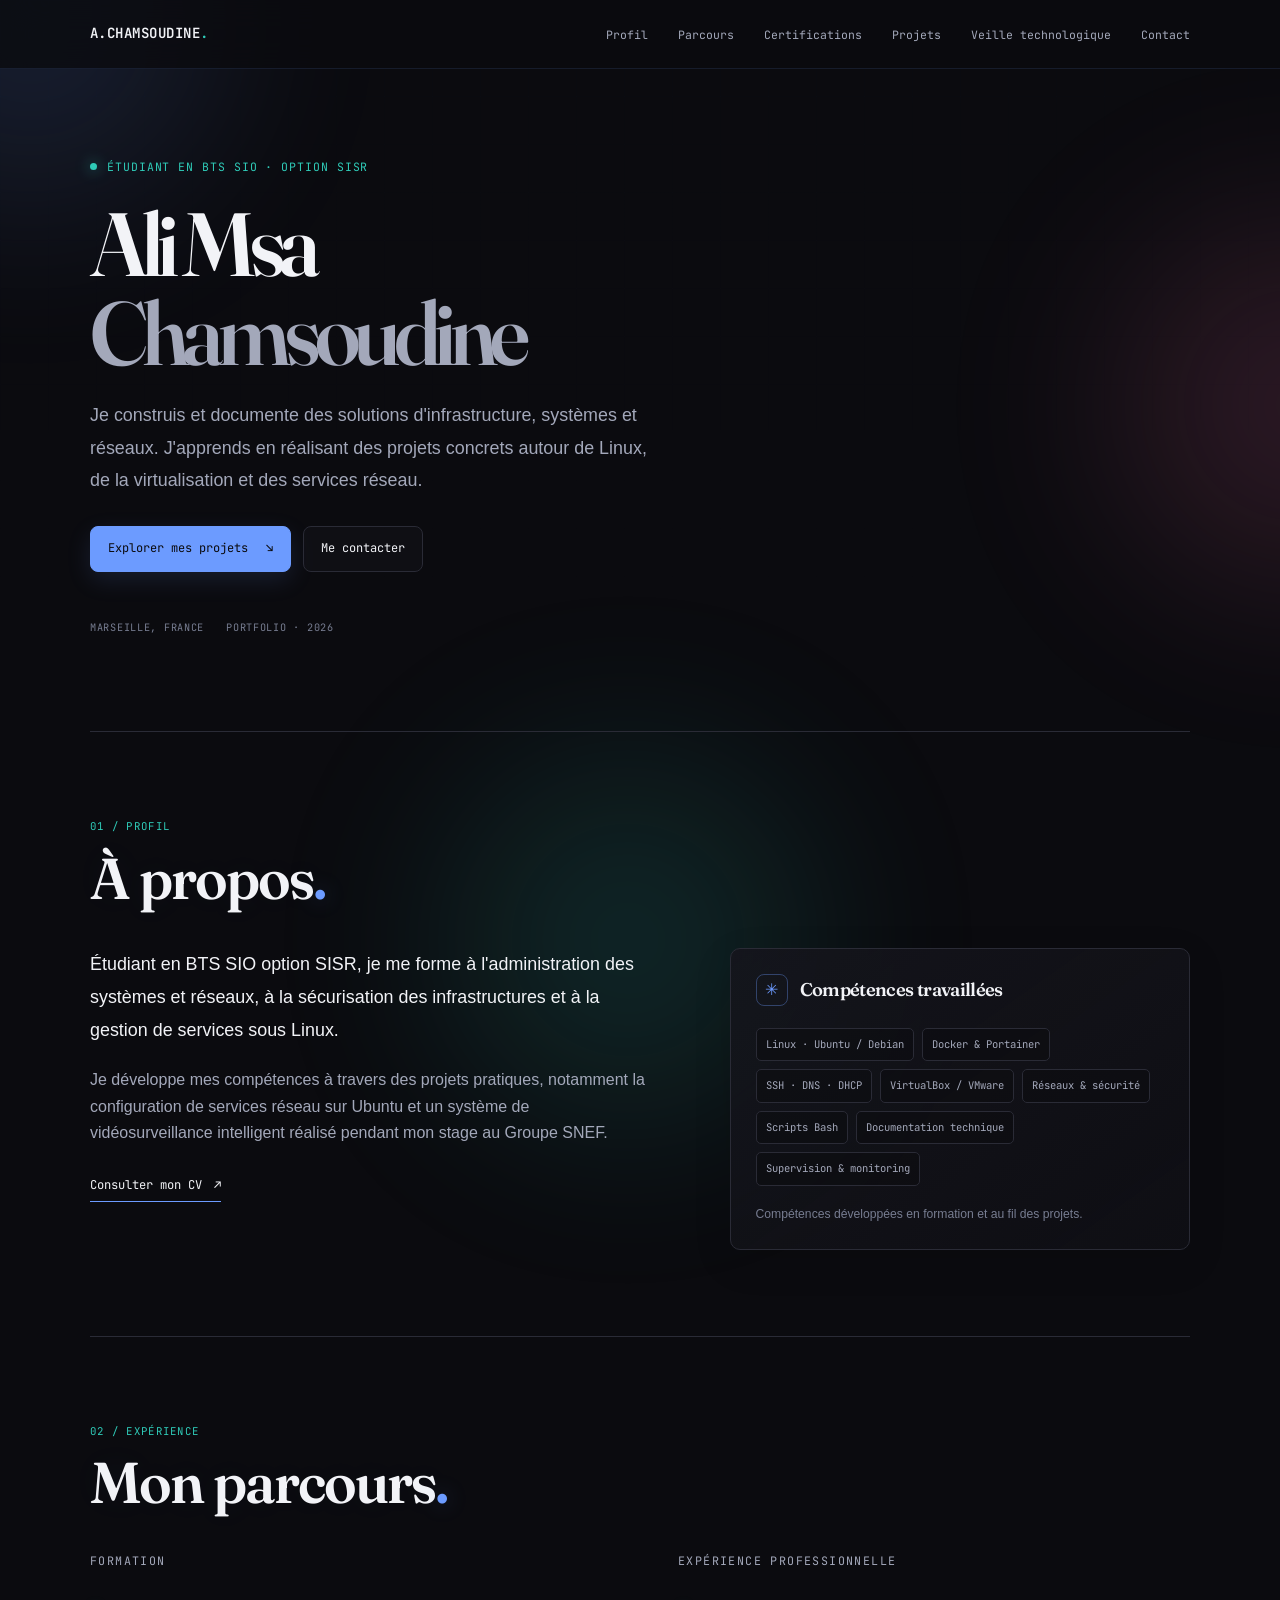
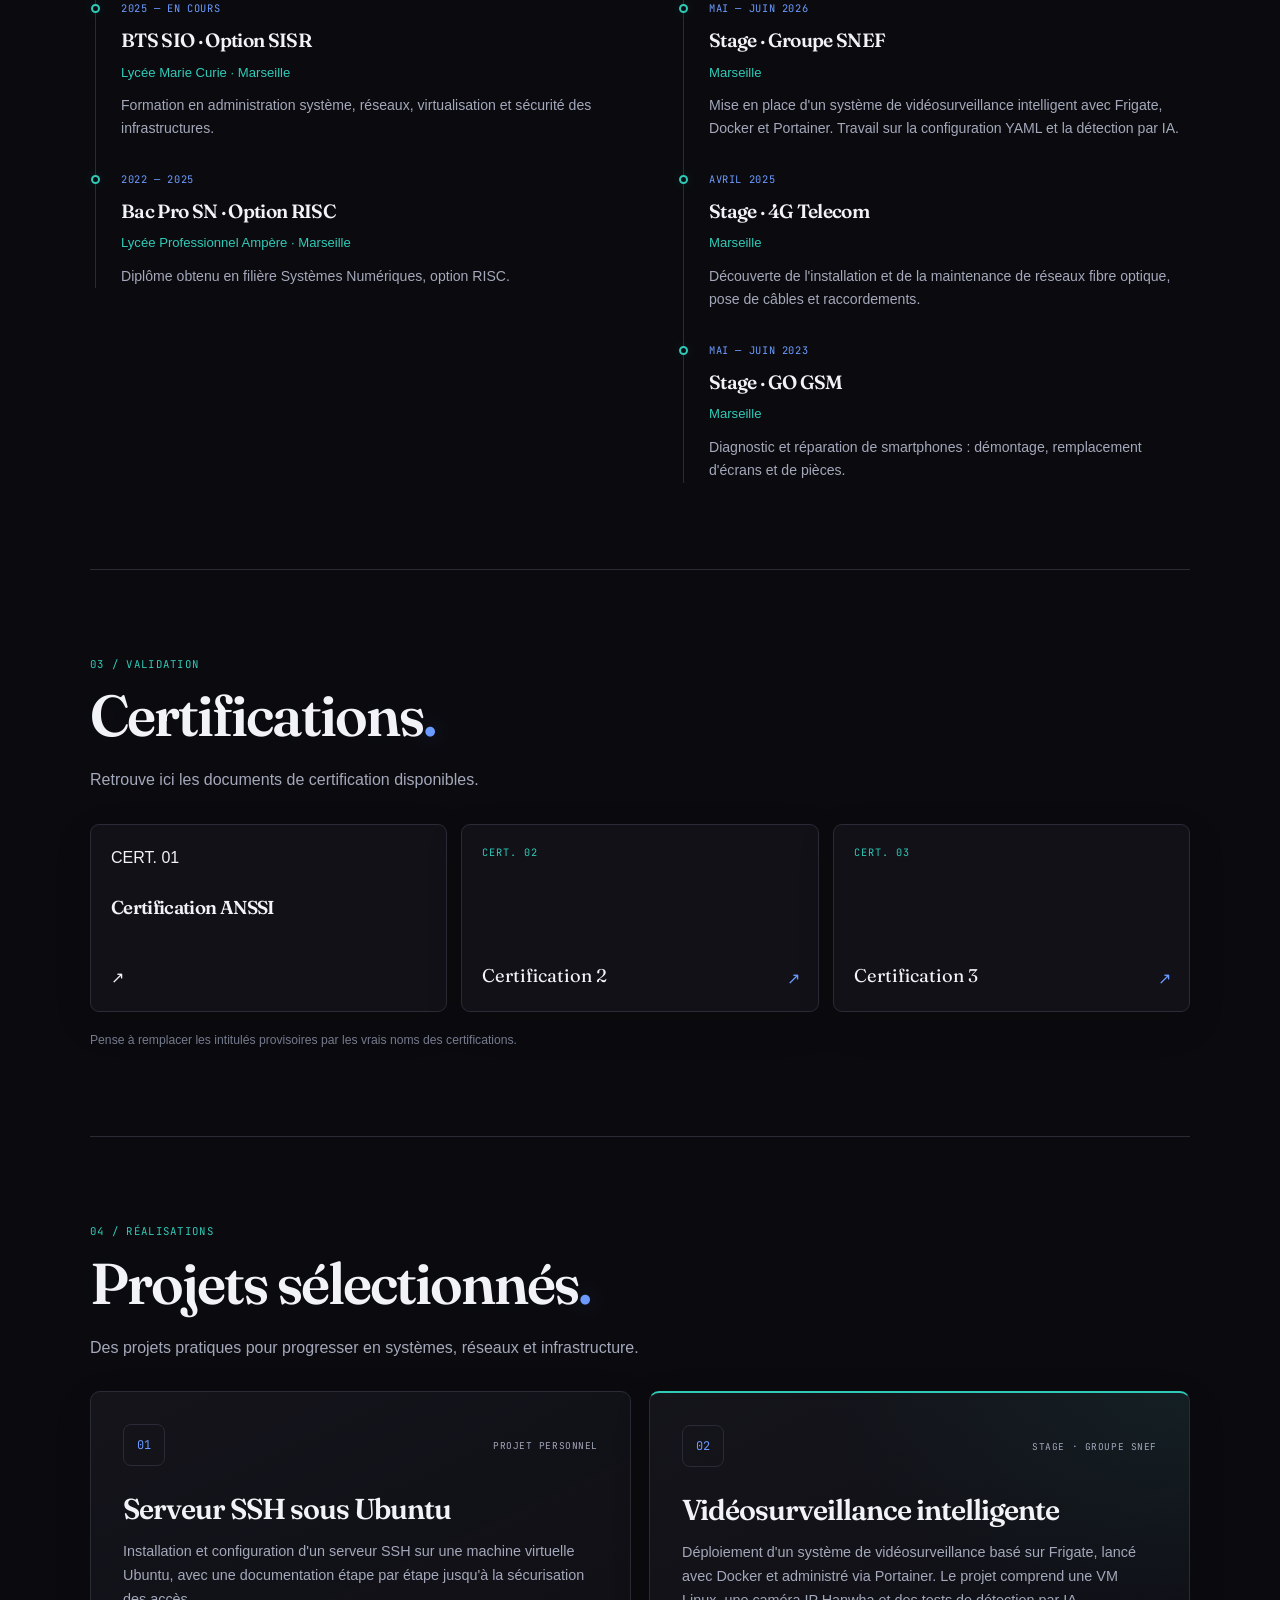
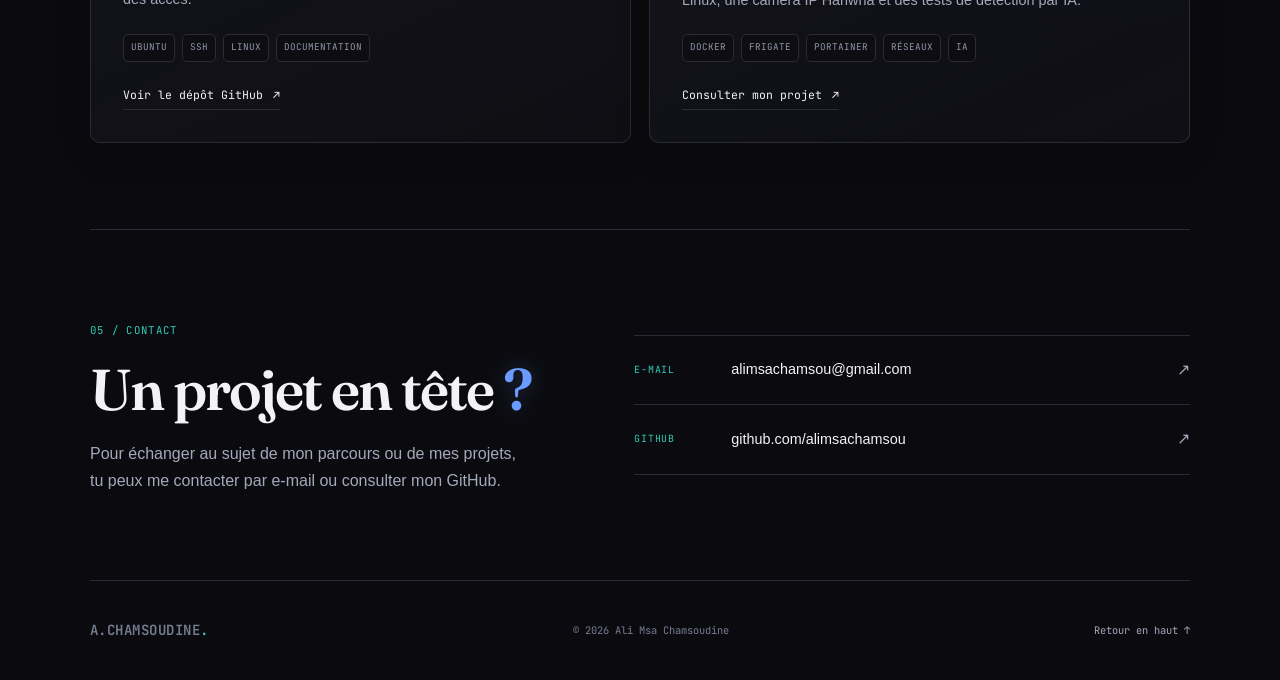
<file: index.html>
<!DOCTYPE html>
<html lang="fr">
<head>
  <meta charset="UTF-8">
  <meta name="viewport" content="width=device-width, initial-scale=1, viewport-fit=cover">
  <meta name="description" content="Portfolio d'Ali Msa Chamsoudine, étudiant en BTS SIO option SISR. Projets systèmes, réseaux et cybersécurité.">
  <title>Ali Msa Chamsoudine — Portfolio BTS SIO SISR</title>

  <link rel="preconnect" href="https://fonts.googleapis.com">
  <link rel="preconnect" href="https://fonts.gstatic.com" crossorigin>
  <link href="https://fonts.googleapis.com/css2?family=Fraunces:opsz,wght@9..144,400;9..144,600;9..144,700&family=JetBrains+Mono:wght@400;500;600&display=swap" rel="stylesheet">
  <link rel="stylesheet" href="style.css">
</head>
<body>
  <div class="ambient ambient-blue" aria-hidden="true"></div>
  <div class="ambient ambient-pink" aria-hidden="true"></div>
  <div class="ambient ambient-teal" aria-hidden="true"></div>

  <nav class="site-nav" aria-label="Navigation principale">
    <div class="nav-inner">
      <a class="brand" href="#home" aria-label="Retour à l'accueil">A.CHAMSOUDINE<span>.</span></a>
      <ul class="nav-links">
        <li><a href="#about">Profil</a></li>
        <li><a href="#parcours">Parcours</a></li>
        <li><a href="#certifs">Certifications</a></li>
        <li><a href="#projects">Projets</a></li>
        <li><a href="veille-lifi.html">Veille technologique</a></li>
        <li><a href="#contact">Contact</a></li>
      </ul>
    </div>
  </nav>

  <main class="wrap">
    <header class="hero" id="home">
      <div class="hero-copy">
        <p class="eyebrow"><span class="status-dot"></span> ÉTUDIANT EN BTS SIO · OPTION SISR</p>
        <h1>Ali Msa<br><span>Chamsoudine</span></h1>
        <p class="hero-description">
          Je construis et documente des solutions d'infrastructure, systèmes et réseaux.
          J'apprends en réalisant des projets concrets autour de Linux, de la virtualisation
          et des services réseau.
        </p>
        <div class="hero-actions">
          <a class="button button-primary" href="#projects">Explorer mes projets <span aria-hidden="true">↘</span></a>
          <a class="button button-secondary" href="#contact">Me contacter</a>
        </div>
        <div class="hero-meta mono">
          <span>MARSEILLE, FRANCE</span>
          <span>PORTFOLIO · 2026</span>
        </div>
      </div>

    </header>

    <section id="about" class="section reveal">
      <div class="section-heading">
        <span class="section-index">01 / PROFIL</span>
        <h2>À propos<span class="heading-period">.</span></h2>
      </div>

      <div class="about-layout">
        <div class="about-copy">
          <p class="lead">
            Étudiant en BTS SIO option SISR, je me forme à l'administration des systèmes
            et réseaux, à la sécurisation des infrastructures et à la gestion de services sous Linux.
          </p>
          <p>
            Je développe mes compétences à travers des projets pratiques, notamment la configuration
            de services réseau sur Ubuntu et un système de vidéosurveillance intelligent réalisé
            pendant mon stage au Groupe SNEF.
          </p>
          <a class="text-link" href="CV.pdf" target="_blank" rel="noopener">Consulter mon CV <span aria-hidden="true">↗</span></a>
        </div>

        <aside class="skills-panel">
          <div class="panel-heading">
            <span class="panel-symbol" aria-hidden="true">✳</span>
            <h3>Compétences travaillées</h3>
          </div>
          <div class="skill-list">
            <span>Linux · Ubuntu / Debian</span>
            <span>Docker & Portainer</span>
            <span>SSH · DNS · DHCP</span>
            <span>VirtualBox / VMware</span>
            <span>Réseaux & sécurité</span>
            <span>Scripts Bash</span>
            <span>Documentation technique</span>
            <span>Supervision & monitoring</span>
          </div>
          <p class="panel-note">Compétences développées en formation et au fil des projets.</p>
        </aside>
      </div>
    </section>

    <section id="parcours" class="section reveal">
      <div class="section-heading">
        <span class="section-index">02 / EXPÉRIENCE</span>
        <h2>Mon parcours<span class="heading-period">.</span></h2>
      </div>

      <div class="timeline-layout">
        <div class="timeline-column">
          <h3 class="column-title">Formation</h3>
          <article class="timeline-item">
            <span class="timeline-marker" aria-hidden="true"></span>
            <p class="item-date mono">2025 — EN COURS</p>
            <h4>BTS SIO · Option SISR</h4>
            <p class="item-place">Lycée Marie Curie · Marseille</p>
            <p class="item-description">Formation en administration système, réseaux, virtualisation et sécurité des infrastructures.</p>
          </article>
          <article class="timeline-item">
            <span class="timeline-marker" aria-hidden="true"></span>
            <p class="item-date mono">2022 — 2025</p>
            <h4>Bac Pro SN · Option RISC</h4>
            <p class="item-place">Lycée Professionnel Ampère · Marseille</p>
            <p class="item-description">Diplôme obtenu en filière Systèmes Numériques, option RISC.</p>
          </article>
        </div>

        <div class="timeline-column">
          <h3 class="column-title">Expérience professionnelle</h3>
          <article class="timeline-item">
            <span class="timeline-marker" aria-hidden="true"></span>
            <p class="item-date mono">MAI — JUIN 2026</p>
            <h4>Stage · Groupe SNEF</h4>
            <p class="item-place">Marseille</p>
            <p class="item-description">Mise en place d'un système de vidéosurveillance intelligent avec Frigate, Docker et Portainer. Travail sur la configuration YAML et la détection par IA.</p>
          </article>
          <article class="timeline-item">
            <span class="timeline-marker" aria-hidden="true"></span>
            <p class="item-date mono">AVRIL 2025</p>
            <h4>Stage · 4G Telecom</h4>
            <p class="item-place">Marseille</p>
            <p class="item-description">Découverte de l'installation et de la maintenance de réseaux fibre optique, pose de câbles et raccordements.</p>
          </article>
          <article class="timeline-item">
            <span class="timeline-marker" aria-hidden="true"></span>
            <p class="item-date mono">MAI — JUIN 2023</p>
            <h4>Stage · GO GSM</h4>
            <p class="item-place">Marseille</p>
            <p class="item-description">Diagnostic et réparation de smartphones : démontage, remplacement d'écrans et de pièces.</p>
          </article>
        </div>
      </div>
    </section>

    <section id="certifs" class="section reveal">
      <div class="section-heading">
        <span class="section-index">03 / VALIDATION</span>
        <h2>Certifications<span class="heading-period">.</span></h2>
      </div>
      <p class="section-intro">Retrouve ici les documents de certification disponibles.</p>
      <div class="certification-grid">
       <a class="certification-card" href="certification-anssi.pdf" target="_blank" rel="noopener">
          <span class="certification-number">CERT. 01</span>
        <h3>Certification ANSSI</h3>
        <span class="certification-arrow" aria-hidden="true">↗</span>
        </a>
        <a class="certification-card" href="certif2.pdf" target="_blank" rel="noopener">
          <span class="card-number mono">CERT. 02</span><span class="certification-name">Certification 2</span><span class="card-arrow">↗</span>
        </a>
        <a class="certification-card" href="certif3.pdf" target="_blank" rel="noopener">
          <span class="card-number mono">CERT. 03</span><span class="certification-name">Certification 3</span><span class="card-arrow">↗</span>
        </a>
      </div>
      <p class="small-note">Pense à remplacer les intitulés provisoires par les vrais noms des certifications.</p>
    </section>

    <section id="projects" class="section reveal">
      <div class="section-heading">
        <span class="section-index">04 / RÉALISATIONS</span>
        <h2>Projets sélectionnés<span class="heading-period">.</span></h2>
      </div>
      <p class="section-intro">Des projets pratiques pour progresser en systèmes, réseaux et infrastructure.</p>

      <div class="project-grid">
        <article class="project-card">
          <div class="project-topline"><span class="project-icon" aria-hidden="true">01</span><span class="project-status">PROJET PERSONNEL</span></div>
          <h3>Serveur SSH sous Ubuntu</h3>
          <p>Installation et configuration d'un serveur SSH sur une machine virtuelle Ubuntu, avec une documentation étape par étape jusqu'à la sécurisation des accès.</p>
          <div class="tag-list"><span>UBUNTU</span><span>SSH</span><span>LINUX</span><span>DOCUMENTATION</span></div>
          <a class="project-link" href="https://github.com/alimsachamsou/ssh-server-setup" target="_blank" rel="noopener">Voir le dépôt GitHub <span aria-hidden="true">↗</span></a>
        </article>

        <article class="project-card project-featured">
          <div class="project-topline"><span class="project-icon" aria-hidden="true">02</span><span class="project-status">STAGE · GROUPE SNEF</span></div>
          <h3>Vidéosurveillance intelligente</h3>
          <p>Déploiement d'un système de vidéosurveillance basé sur Frigate, lancé avec Docker et administré via Portainer. Le projet comprend une VM Linux, une caméra IP Hanwha et des tests de détection par IA.</p>
          <div class="tag-list"><span>DOCKER</span><span>FRIGATE</span><span>PORTAINER</span><span>RÉSEAUX</span><span>IA</span></div>
          <a class="project-link" href="videosurveillance.pdf" target="_blank" rel="noopener">Consulter mon projet <span aria-hidden="true">↗</span></a>
        </article>


      </div>
    </section>

    <section id="contact" class="section contact-section reveal">
      <div class="contact-copy">
        <span class="section-index">05 / CONTACT</span>
        <h2>Un projet en tête<span class="heading-period"> ?</span></h2>
        <p>Pour échanger au sujet de mon parcours ou de mes projets, tu peux me contacter par e-mail ou consulter mon GitHub.</p>
      </div>
      <div class="contact-links">
        <a class="contact-link" href="mailto:alimsachamsou@gmail.com"><span class="contact-label">E-MAIL</span><span>alimsachamsou@gmail.com</span><span class="contact-arrow">↗</span></a>
        <a class="contact-link" href="https://github.com/alimsachamsou" target="_blank" rel="noopener"><span class="contact-label">GITHUB</span><span>github.com/alimsachamsou</span><span class="contact-arrow">↗</span></a>
      </div>
    </section>

    <footer class="site-footer">
      <a class="footer-brand" href="#home">A.CHAMSOUDINE<span>.</span></a>
      <span>© 2026 Ali Msa Chamsoudine</span>
      <a href="#home">Retour en haut ↑</a>
    </footer>
  </main>

  <script>
    if ("IntersectionObserver" in window) {
      const revealObserver = new IntersectionObserver((entries, observer) => {
        entries.forEach((entry) => {
          if (entry.isIntersecting) {
            entry.target.classList.add("is-visible");
            observer.unobserve(entry.target);
          }
        });
      }, { threshold: 0.12 });

      document.querySelectorAll(".reveal").forEach((section) => {
        revealObserver.observe(section);
      });
    } else {
      document.querySelectorAll(".reveal").forEach((section) => {
        section.classList.add("is-visible");
      });
    }
  </script>
</body>
</html>
</file>
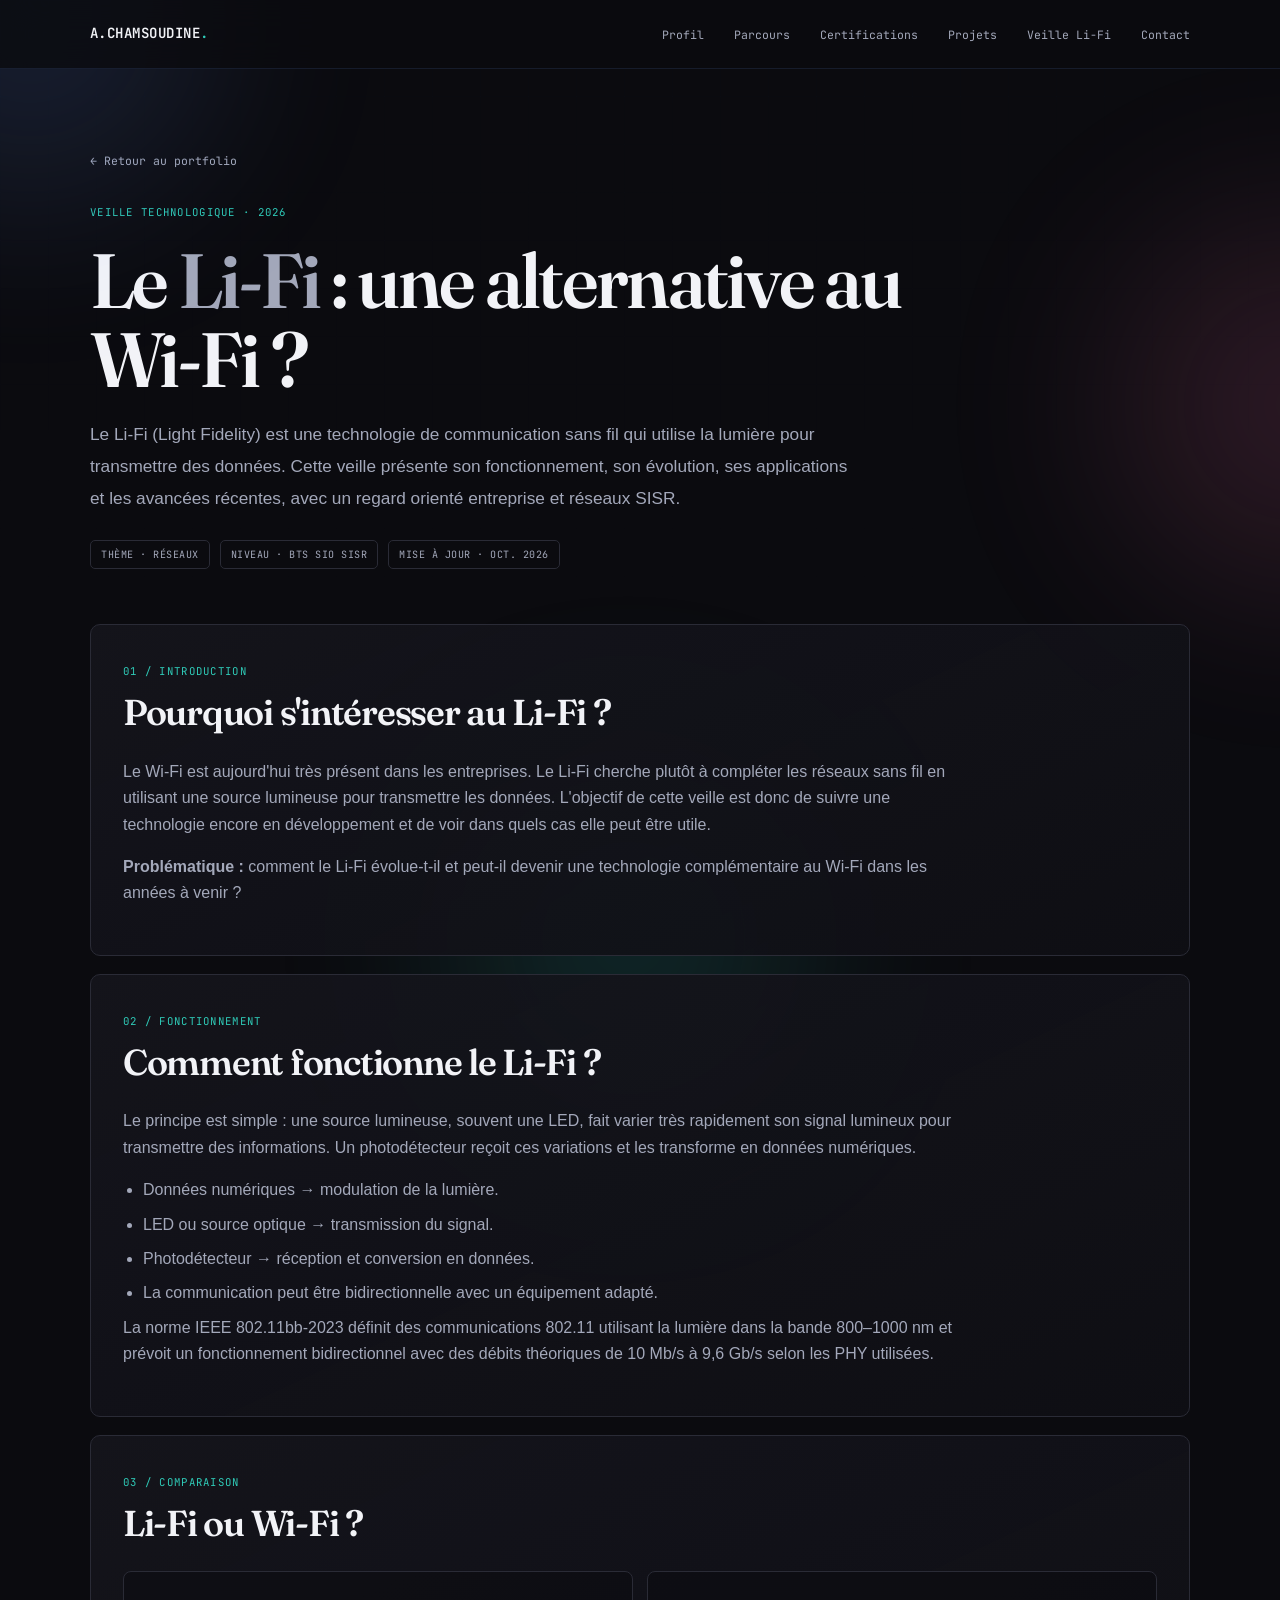
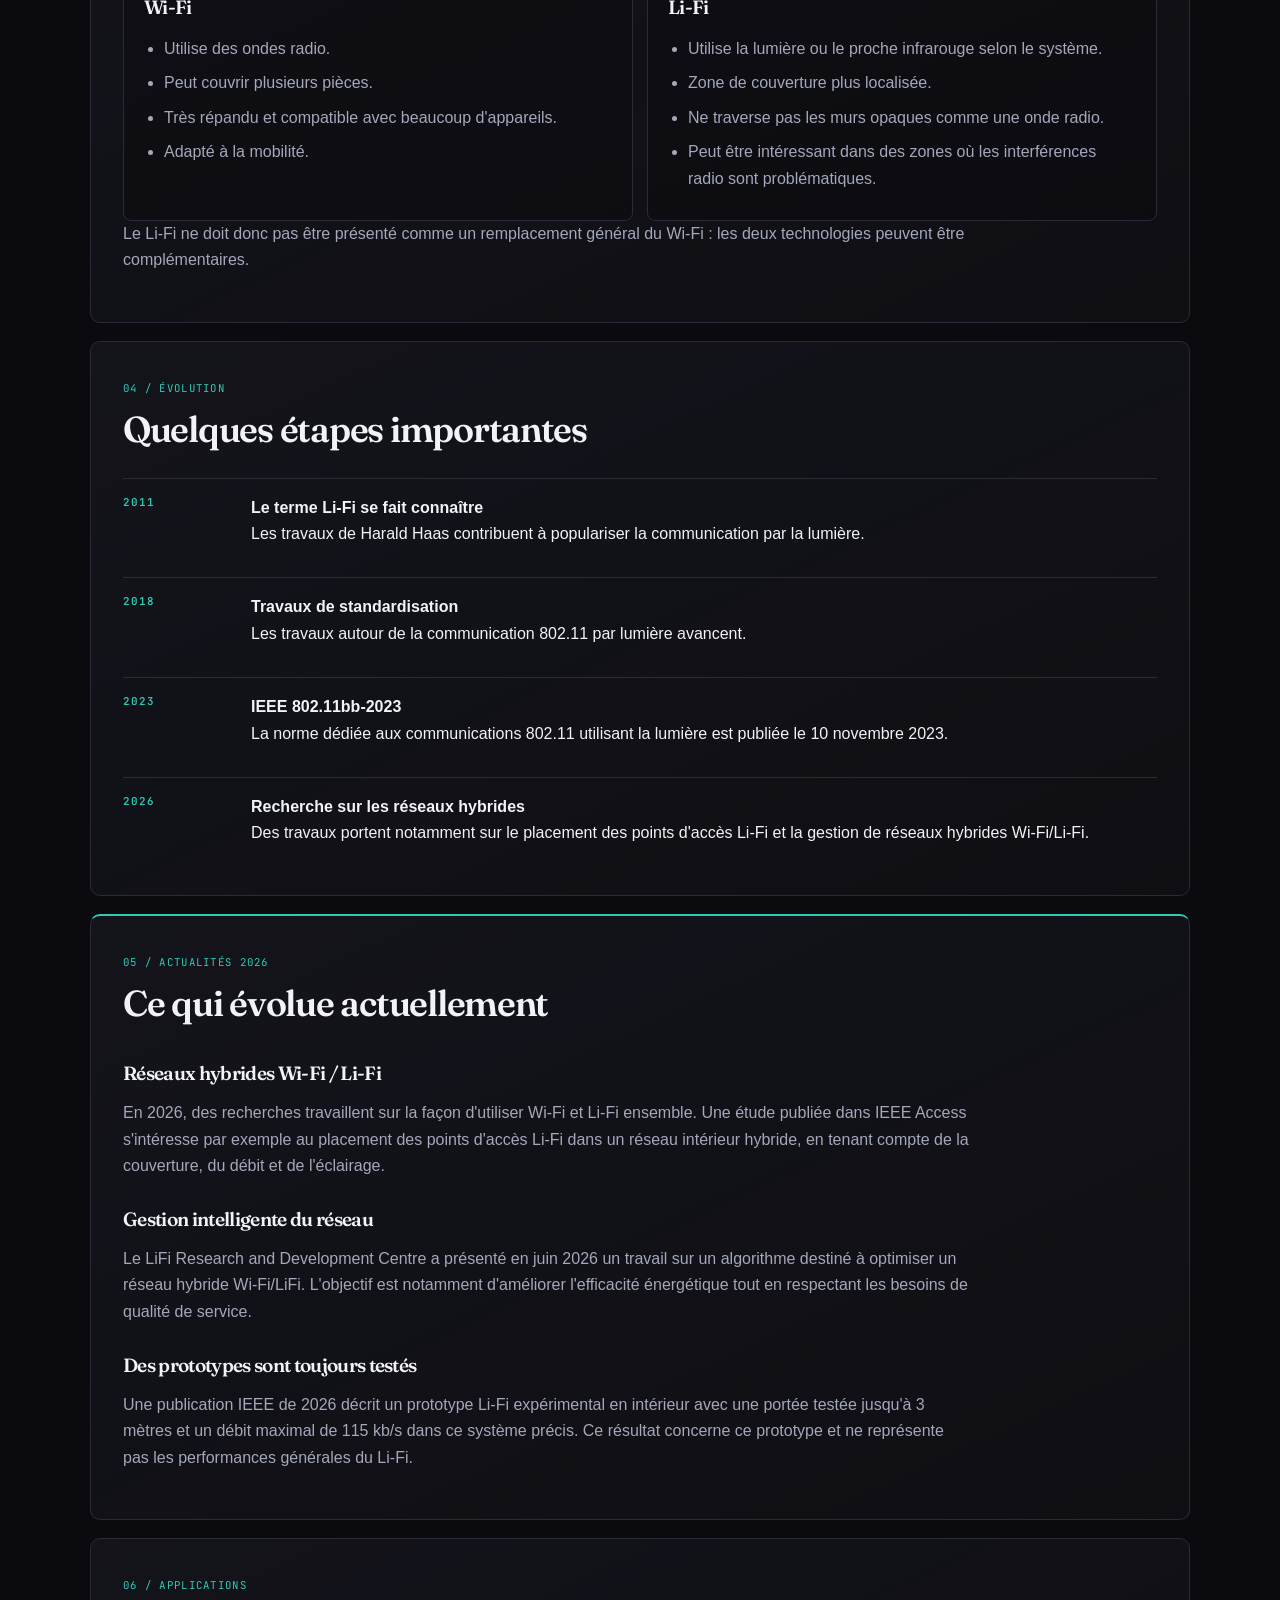
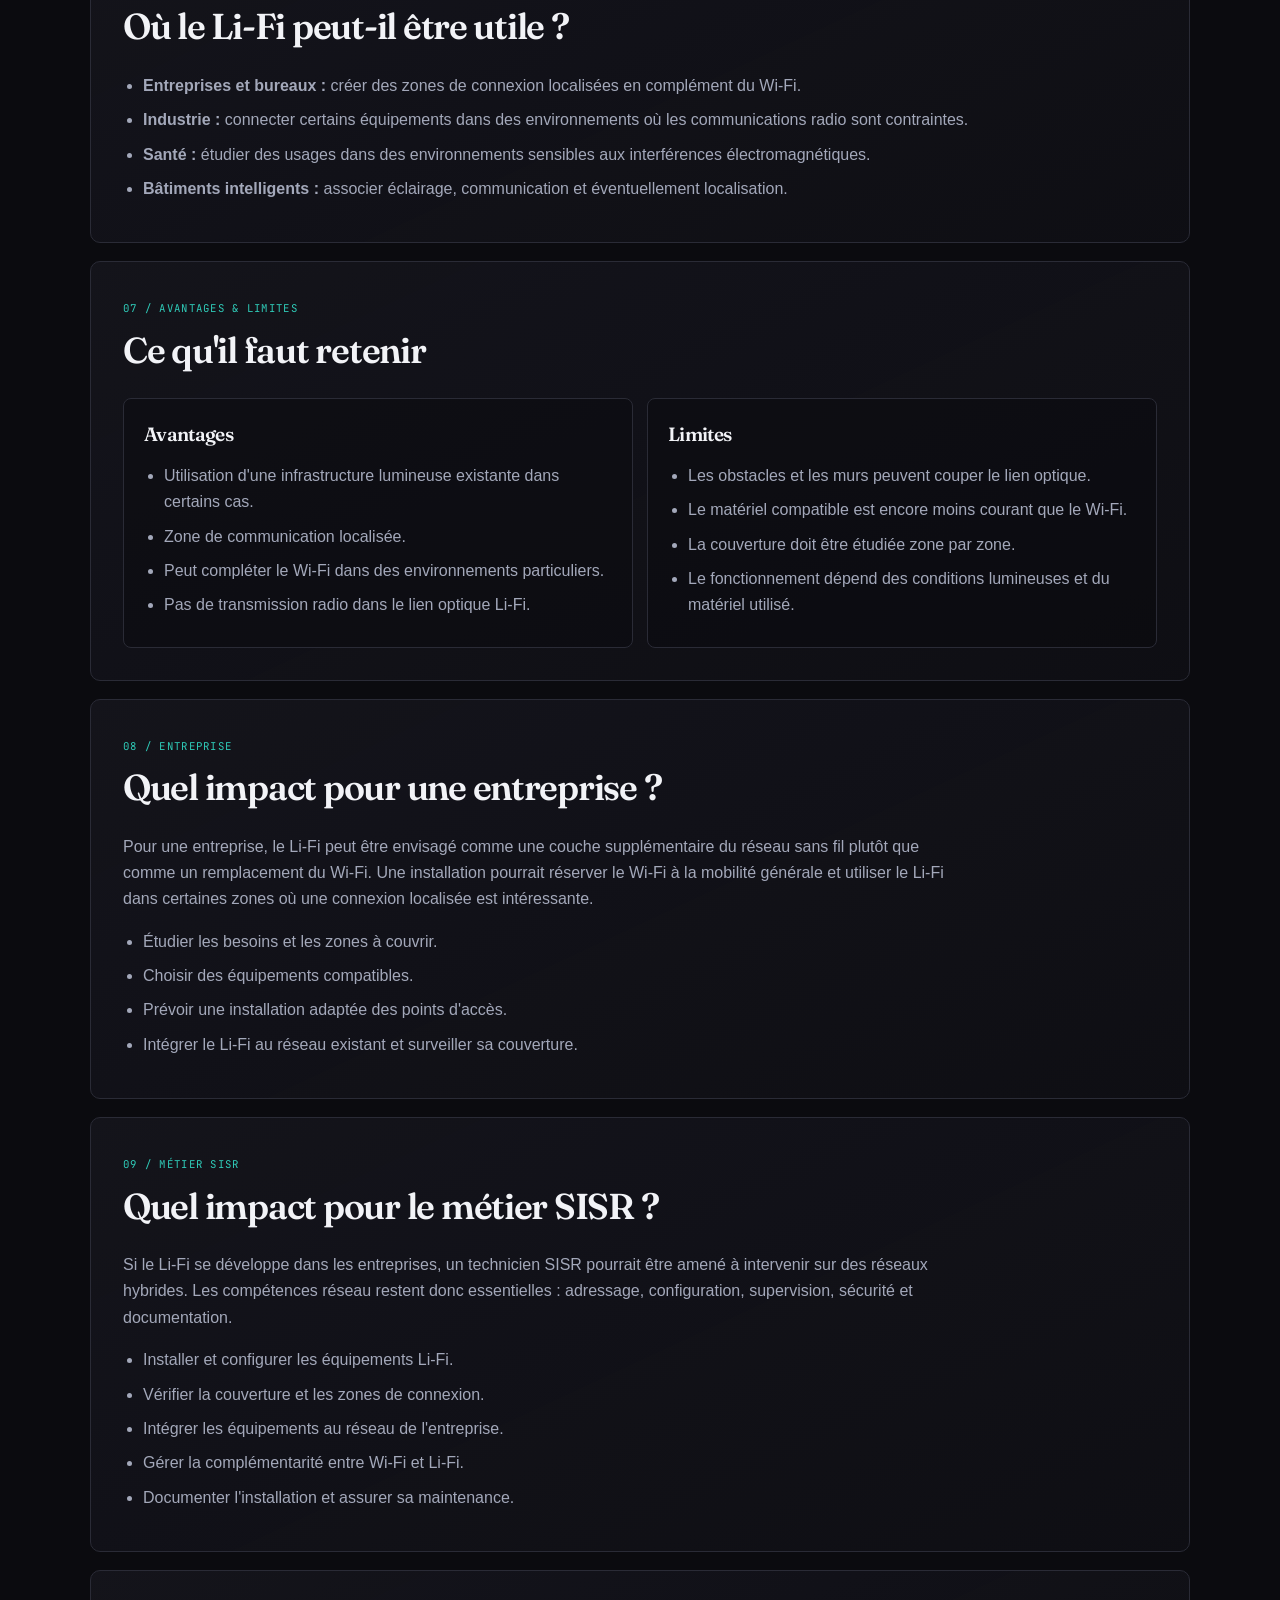
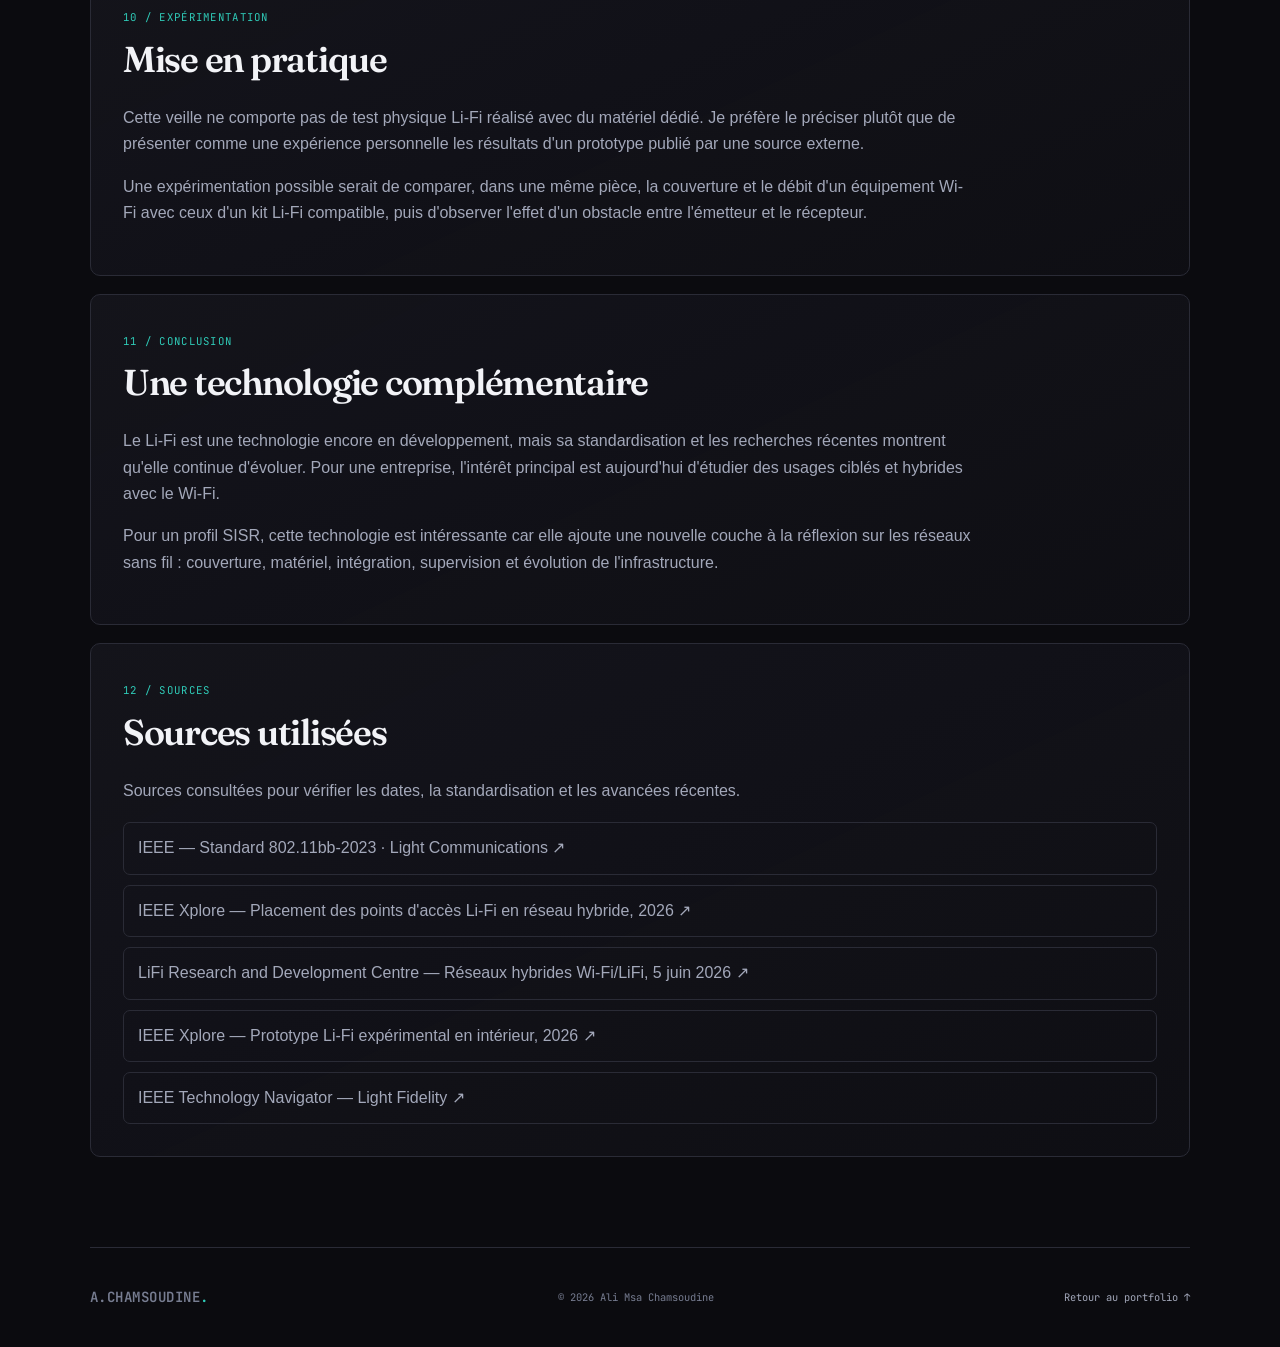
<file: veille-lifi (1).html>
<!DOCTYPE html>
<html lang="fr">
<head>
  <meta charset="UTF-8">
  <meta name="viewport" content="width=device-width, initial-scale=1, viewport-fit=cover">
  <meta name="description" content="Veille technologique sur le Li-Fi : fonctionnement, évolution, actualités, applications et impact pour une entreprise et le métier SISR.">
  <title>Veille technologique — Li-Fi | Ali Msa Chamsoudine</title>
  <link rel="preconnect" href="https://fonts.googleapis.com">
  <link rel="preconnect" href="https://fonts.gstatic.com" crossorigin>
  <link href="https://fonts.googleapis.com/css2?family=Fraunces:opsz,wght@9..144,400;9..144,600;9..144,700&family=JetBrains+Mono:wght@400;500;600&display=swap" rel="stylesheet">
  <link rel="stylesheet" href="style.css">
  <style>
    .watch-page { padding: 78px 0 90px; }
    .watch-header { max-width: 820px; padding-bottom: 55px; }
    .watch-header h1 { margin: 18px 0 20px; font-size: clamp(2.8rem, 6vw, 5.4rem); line-height: 1.02; }
    .watch-header h1 span { color: var(--ink-soft); }
    .watch-lead { max-width: 760px; color: var(--ink-soft); font-size: 1.08rem; line-height: 1.85; }
    .watch-meta { display:flex; flex-wrap:wrap; gap:10px; margin-top:25px; }
    .watch-meta span { padding:7px 10px; border:1px solid var(--line); border-radius:5px; color:var(--ink-soft); font:0.63rem "JetBrains Mono",monospace; letter-spacing:.05em; }
    .watch-grid { display:grid; gap:18px; }
    .watch-section { padding:32px; border:1px solid var(--line); border-radius:10px; background:linear-gradient(155deg, rgba(21,21,28,.95), rgba(15,15,21,.88)); }
    .watch-section h2 { margin-bottom:16px; font-size:clamp(1.55rem,3vw,2.25rem); }
    .watch-section h3 { margin:25px 0 10px; font-size:1.2rem; }
    .watch-section p { color:var(--ink-soft); max-width:850px; }
    .watch-section ul { margin:12px 0 0; padding-left:20px; color:var(--ink-soft); }
    .watch-section li { margin:8px 0; }
    .compare { display:grid; grid-template-columns:repeat(2,minmax(0,1fr)); gap:14px; margin-top:18px; }
    .compare-card { padding:20px; border:1px solid var(--line); border-radius:8px; background:rgba(11,11,15,.45); }
    .compare-card h3 { margin:0 0 10px; color:var(--ink); }
    .timeline-watch { display:grid; gap:14px; margin-top:18px; }
    .watch-event { display:grid; grid-template-columns:110px 1fr; gap:18px; padding:16px 0; border-top:1px solid var(--line); }
    .watch-event .year { color:var(--ochre); font:600 .68rem "JetBrains Mono",monospace; letter-spacing:.08em; }
    .watch-event strong { color:var(--ink); }
    .source-list { display:grid; gap:10px; margin-top:18px; }
    .source-list a { color:var(--ink-soft); text-decoration:none; padding:12px 14px; border:1px solid var(--line); border-radius:7px; }
    .source-list a:hover { color:var(--teal); border-color:var(--teal); }
    .back-link { display:inline-flex; margin-bottom:30px; color:var(--ink-soft); font:0.72rem "JetBrains Mono",monospace; text-decoration:none; }
    .back-link:hover { color:var(--teal); }
    .watch-highlight { border-top:2px solid var(--ochre); }
    @media (max-width:620px) {
      .watch-page { padding:55px 0 65px; }
      .watch-section { padding:22px; }
      .compare { grid-template-columns:1fr; }
      .watch-event { grid-template-columns:1fr; gap:5px; }
    }
  </style>
</head>
<body>
  <div class="ambient ambient-blue" aria-hidden="true"></div>
  <div class="ambient ambient-pink" aria-hidden="true"></div>
  <div class="ambient ambient-teal" aria-hidden="true"></div>

  <nav class="site-nav" aria-label="Navigation principale">
    <div class="nav-inner">
      <a class="brand" href="index.html" aria-label="Retour au portfolio">A.CHAMSOUDINE<span>.</span></a>
      <ul class="nav-links">
        <li><a href="index.html#about">Profil</a></li>
        <li><a href="index.html#parcours">Parcours</a></li>
        <li><a href="index.html#certifs">Certifications</a></li>
        <li><a href="index.html#projects">Projets</a></li>
        <li><a href="veille-lifi.html">Veille Li-Fi</a></li>
        <li><a href="index.html#contact">Contact</a></li>
      </ul>
    </div>
  </nav>

  <main class="wrap watch-page">
    <a class="back-link" href="index.html">← Retour au portfolio</a>

    <header class="watch-header">
      <span class="section-index">VEILLE TECHNOLOGIQUE · 2026</span>
      <h1>Le <span>Li-Fi</span> : une alternative au Wi-Fi ?</h1>
      <p class="watch-lead">
        Le Li-Fi (Light Fidelity) est une technologie de communication sans fil qui utilise la lumière pour transmettre des données.
        Cette veille présente son fonctionnement, son évolution, ses applications et les avancées récentes, avec un regard orienté entreprise et réseaux SISR.
      </p>
      <div class="watch-meta">
        <span>THÈME · RÉSEAUX</span>
        <span>NIVEAU · BTS SIO SISR</span>
        <span>MISE À JOUR · OCT. 2026</span>
      </div>
    </header>

    <div class="watch-grid">
      <section class="watch-section reveal">
        <span class="section-index">01 / INTRODUCTION</span>
        <h2>Pourquoi s'intéresser au Li-Fi ?</h2>
        <p>
          Le Wi-Fi est aujourd'hui très présent dans les entreprises. Le Li-Fi cherche plutôt à compléter les réseaux sans fil en utilisant une source lumineuse pour transmettre les données.
          L'objectif de cette veille est donc de suivre une technologie encore en développement et de voir dans quels cas elle peut être utile.
        </p>
        <p>
          <strong>Problématique :</strong> comment le Li-Fi évolue-t-il et peut-il devenir une technologie complémentaire au Wi-Fi dans les années à venir ?
        </p>
      </section>

      <section class="watch-section reveal">
        <span class="section-index">02 / FONCTIONNEMENT</span>
        <h2>Comment fonctionne le Li-Fi ?</h2>
        <p>
          Le principe est simple : une source lumineuse, souvent une LED, fait varier très rapidement son signal lumineux pour transmettre des informations.
          Un photodétecteur reçoit ces variations et les transforme en données numériques.
        </p>
        <ul>
          <li>Données numériques → modulation de la lumière.</li>
          <li>LED ou source optique → transmission du signal.</li>
          <li>Photodétecteur → réception et conversion en données.</li>
          <li>La communication peut être bidirectionnelle avec un équipement adapté.</li>
        </ul>
        <p>
          La norme IEEE 802.11bb-2023 définit des communications 802.11 utilisant la lumière dans la bande 800–1000 nm et prévoit un fonctionnement bidirectionnel avec des débits théoriques de 10 Mb/s à 9,6 Gb/s selon les PHY utilisées.
        </p>
      </section>

      <section class="watch-section reveal">
        <span class="section-index">03 / COMPARAISON</span>
        <h2>Li-Fi ou Wi-Fi ?</h2>
        <div class="compare">
          <div class="compare-card">
            <h3>Wi-Fi</h3>
            <ul>
              <li>Utilise des ondes radio.</li>
              <li>Peut couvrir plusieurs pièces.</li>
              <li>Très répandu et compatible avec beaucoup d'appareils.</li>
              <li>Adapté à la mobilité.</li>
            </ul>
          </div>
          <div class="compare-card">
            <h3>Li-Fi</h3>
            <ul>
              <li>Utilise la lumière ou le proche infrarouge selon le système.</li>
              <li>Zone de couverture plus localisée.</li>
              <li>Ne traverse pas les murs opaques comme une onde radio.</li>
              <li>Peut être intéressant dans des zones où les interférences radio sont problématiques.</li>
            </ul>
          </div>
        </div>
        <p>Le Li-Fi ne doit donc pas être présenté comme un remplacement général du Wi-Fi : les deux technologies peuvent être complémentaires.</p>
      </section>

      <section class="watch-section reveal">
        <span class="section-index">04 / ÉVOLUTION</span>
        <h2>Quelques étapes importantes</h2>
        <div class="timeline-watch">
          <div class="watch-event"><span class="year">2011</span><div><strong>Le terme Li-Fi se fait connaître</strong><br><span>Les travaux de Harald Haas contribuent à populariser la communication par la lumière.</span></div></div>
          <div class="watch-event"><span class="year">2018</span><div><strong>Travaux de standardisation</strong><br><span>Les travaux autour de la communication 802.11 par lumière avancent.</span></div></div>
          <div class="watch-event"><span class="year">2023</span><div><strong>IEEE 802.11bb-2023</strong><br><span>La norme dédiée aux communications 802.11 utilisant la lumière est publiée le 10 novembre 2023.</span></div></div>
          <div class="watch-event"><span class="year">2026</span><div><strong>Recherche sur les réseaux hybrides</strong><br><span>Des travaux portent notamment sur le placement des points d'accès Li-Fi et la gestion de réseaux hybrides Wi-Fi/Li-Fi.</span></div></div>
        </div>
      </section>

      <section class="watch-section watch-highlight reveal">
        <span class="section-index">05 / ACTUALITÉS 2026</span>
        <h2>Ce qui évolue actuellement</h2>
        <h3>Réseaux hybrides Wi-Fi / Li-Fi</h3>
        <p>
          En 2026, des recherches travaillent sur la façon d'utiliser Wi-Fi et Li-Fi ensemble. Une étude publiée dans IEEE Access s'intéresse par exemple au placement des points d'accès Li-Fi dans un réseau intérieur hybride, en tenant compte de la couverture, du débit et de l'éclairage.
        </p>
        <h3>Gestion intelligente du réseau</h3>
        <p>
          Le LiFi Research and Development Centre a présenté en juin 2026 un travail sur un algorithme destiné à optimiser un réseau hybride Wi-Fi/LiFi. L'objectif est notamment d'améliorer l'efficacité énergétique tout en respectant les besoins de qualité de service.
        </p>
        <h3>Des prototypes sont toujours testés</h3>
        <p>
          Une publication IEEE de 2026 décrit un prototype Li-Fi expérimental en intérieur avec une portée testée jusqu'à 3 mètres et un débit maximal de 115 kb/s dans ce système précis. Ce résultat concerne ce prototype et ne représente pas les performances générales du Li-Fi.
        </p>
      </section>

      <section class="watch-section reveal">
        <span class="section-index">06 / APPLICATIONS</span>
        <h2>Où le Li-Fi peut-il être utile ?</h2>
        <ul>
          <li><strong>Entreprises et bureaux :</strong> créer des zones de connexion localisées en complément du Wi-Fi.</li>
          <li><strong>Industrie :</strong> connecter certains équipements dans des environnements où les communications radio sont contraintes.</li>
          <li><strong>Santé :</strong> étudier des usages dans des environnements sensibles aux interférences électromagnétiques.</li>
          <li><strong>Bâtiments intelligents :</strong> associer éclairage, communication et éventuellement localisation.</li>
        </ul>
      </section>

      <section class="watch-section reveal">
        <span class="section-index">07 / AVANTAGES & LIMITES</span>
        <h2>Ce qu'il faut retenir</h2>
        <div class="compare">
          <div class="compare-card">
            <h3>Avantages</h3>
            <ul>
              <li>Utilisation d'une infrastructure lumineuse existante dans certains cas.</li>
              <li>Zone de communication localisée.</li>
              <li>Peut compléter le Wi-Fi dans des environnements particuliers.</li>
              <li>Pas de transmission radio dans le lien optique Li-Fi.</li>
            </ul>
          </div>
          <div class="compare-card">
            <h3>Limites</h3>
            <ul>
              <li>Les obstacles et les murs peuvent couper le lien optique.</li>
              <li>Le matériel compatible est encore moins courant que le Wi-Fi.</li>
              <li>La couverture doit être étudiée zone par zone.</li>
              <li>Le fonctionnement dépend des conditions lumineuses et du matériel utilisé.</li>
            </ul>
          </div>
        </div>
      </section>

      <section class="watch-section reveal">
        <span class="section-index">08 / ENTREPRISE</span>
        <h2>Quel impact pour une entreprise ?</h2>
        <p>
          Pour une entreprise, le Li-Fi peut être envisagé comme une couche supplémentaire du réseau sans fil plutôt que comme un remplacement du Wi-Fi.
          Une installation pourrait réserver le Wi-Fi à la mobilité générale et utiliser le Li-Fi dans certaines zones où une connexion localisée est intéressante.
        </p>
        <ul>
          <li>Étudier les besoins et les zones à couvrir.</li>
          <li>Choisir des équipements compatibles.</li>
          <li>Prévoir une installation adaptée des points d'accès.</li>
          <li>Intégrer le Li-Fi au réseau existant et surveiller sa couverture.</li>
        </ul>
      </section>

      <section class="watch-section reveal">
        <span class="section-index">09 / MÉTIER SISR</span>
        <h2>Quel impact pour le métier SISR ?</h2>
        <p>
          Si le Li-Fi se développe dans les entreprises, un technicien SISR pourrait être amené à intervenir sur des réseaux hybrides. Les compétences réseau restent donc essentielles : adressage, configuration, supervision, sécurité et documentation.
        </p>
        <ul>
          <li>Installer et configurer les équipements Li-Fi.</li>
          <li>Vérifier la couverture et les zones de connexion.</li>
          <li>Intégrer les équipements au réseau de l'entreprise.</li>
          <li>Gérer la complémentarité entre Wi-Fi et Li-Fi.</li>
          <li>Documenter l'installation et assurer sa maintenance.</li>
        </ul>
      </section>

      <section class="watch-section reveal">
        <span class="section-index">10 / EXPÉRIMENTATION</span>
        <h2>Mise en pratique</h2>
        <p>
          Cette veille ne comporte pas de test physique Li-Fi réalisé avec du matériel dédié. Je préfère le préciser plutôt que de présenter comme une expérience personnelle les résultats d'un prototype publié par une source externe.
        </p>
        <p>
          Une expérimentation possible serait de comparer, dans une même pièce, la couverture et le débit d'un équipement Wi-Fi avec ceux d'un kit Li-Fi compatible, puis d'observer l'effet d'un obstacle entre l'émetteur et le récepteur.
        </p>
      </section>

      <section class="watch-section reveal">
        <span class="section-index">11 / CONCLUSION</span>
        <h2>Une technologie complémentaire</h2>
        <p>
          Le Li-Fi est une technologie encore en développement, mais sa standardisation et les recherches récentes montrent qu'elle continue d'évoluer.
          Pour une entreprise, l'intérêt principal est aujourd'hui d'étudier des usages ciblés et hybrides avec le Wi-Fi.
        </p>
        <p>
          Pour un profil SISR, cette technologie est intéressante car elle ajoute une nouvelle couche à la réflexion sur les réseaux sans fil : couverture, matériel, intégration, supervision et évolution de l'infrastructure.
        </p>
      </section>

      <section class="watch-section reveal">
        <span class="section-index">12 / SOURCES</span>
        <h2>Sources utilisées</h2>
        <p>Sources consultées pour vérifier les dates, la standardisation et les avancées récentes.</p>
        <div class="source-list">
          <a href="https://standards.ieee.org/ieee/802.11bb/10823/" target="_blank" rel="noopener">IEEE — Standard 802.11bb-2023 · Light Communications ↗</a>
          <a href="https://ieeexplore.ieee.org/abstract/document/11557150" target="_blank" rel="noopener">IEEE Xplore — Placement des points d'accès Li-Fi en réseau hybride, 2026 ↗</a>
          <a href="https://www.lifi-centre.com/new-predict-and-optimise-algorithm-for-hybrid-wi-fi-lifi-network-slicing/" target="_blank" rel="noopener">LiFi Research and Development Centre — Réseaux hybrides Wi-Fi/LiFi, 5 juin 2026 ↗</a>
          <a href="https://ieeexplore.ieee.org/abstract/document/11570585" target="_blank" rel="noopener">IEEE Xplore — Prototype Li-Fi expérimental en intérieur, 2026 ↗</a>
          <a href="https://technav.ieee.org/topic/light-fidelity/" target="_blank" rel="noopener">IEEE Technology Navigator — Light Fidelity ↗</a>
        </div>
      </section>
    </div>
  </main>

  <footer class="site-footer wrap">
    <a class="footer-brand" href="index.html">A.CHAMSOUDINE<span>.</span></a>
    <span>© 2026 Ali Msa Chamsoudine</span>
    <a href="index.html">Retour au portfolio ↑</a>
  </footer>

  <script>
    if ("IntersectionObserver" in window) {
      const revealObserver = new IntersectionObserver((entries, observer) => {
        entries.forEach((entry) => {
          if (entry.isIntersecting) {
            entry.target.classList.add("is-visible");
            observer.unobserve(entry.target);
          }
        });
      }, { threshold: 0.12 });
      document.querySelectorAll(".reveal").forEach((section) => revealObserver.observe(section));
    } else {
      document.querySelectorAll(".reveal").forEach((section) => section.classList.add("is-visible"));
    }
  </script>
</body>
</html>
</file>
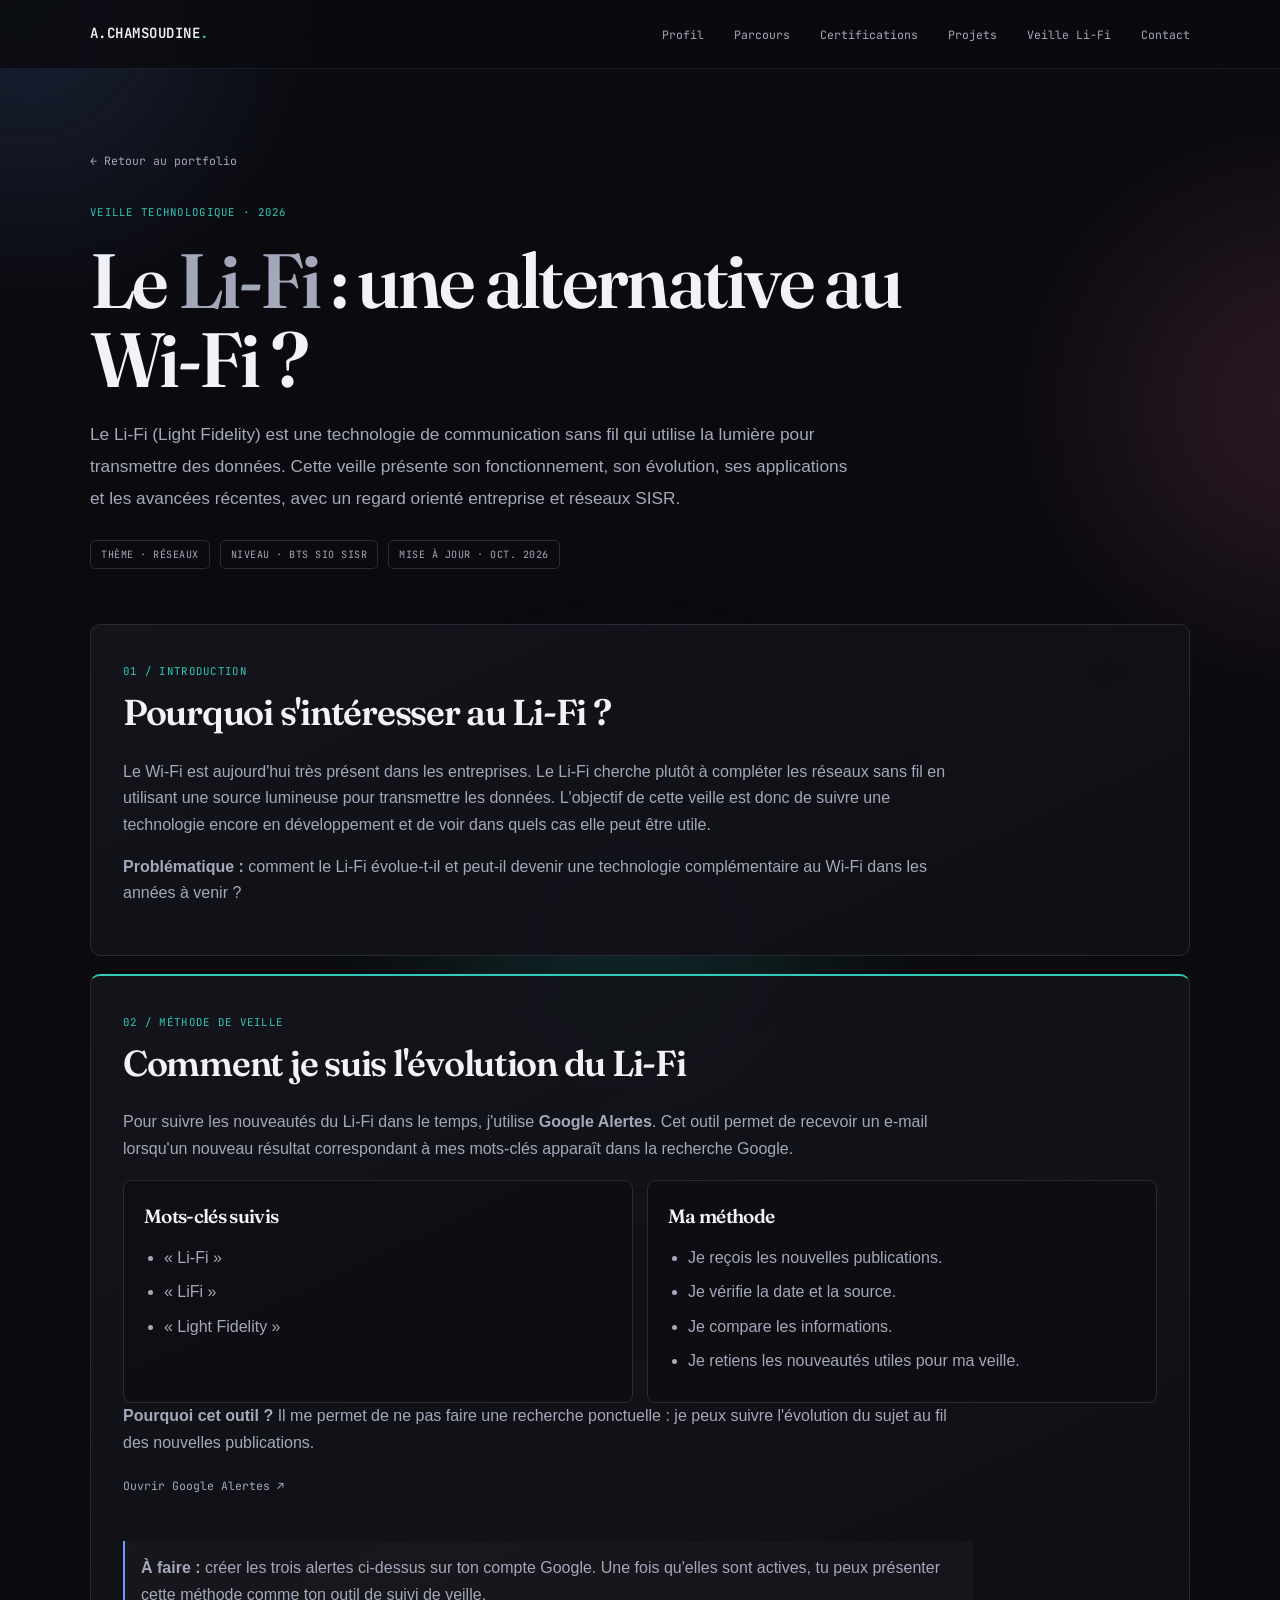
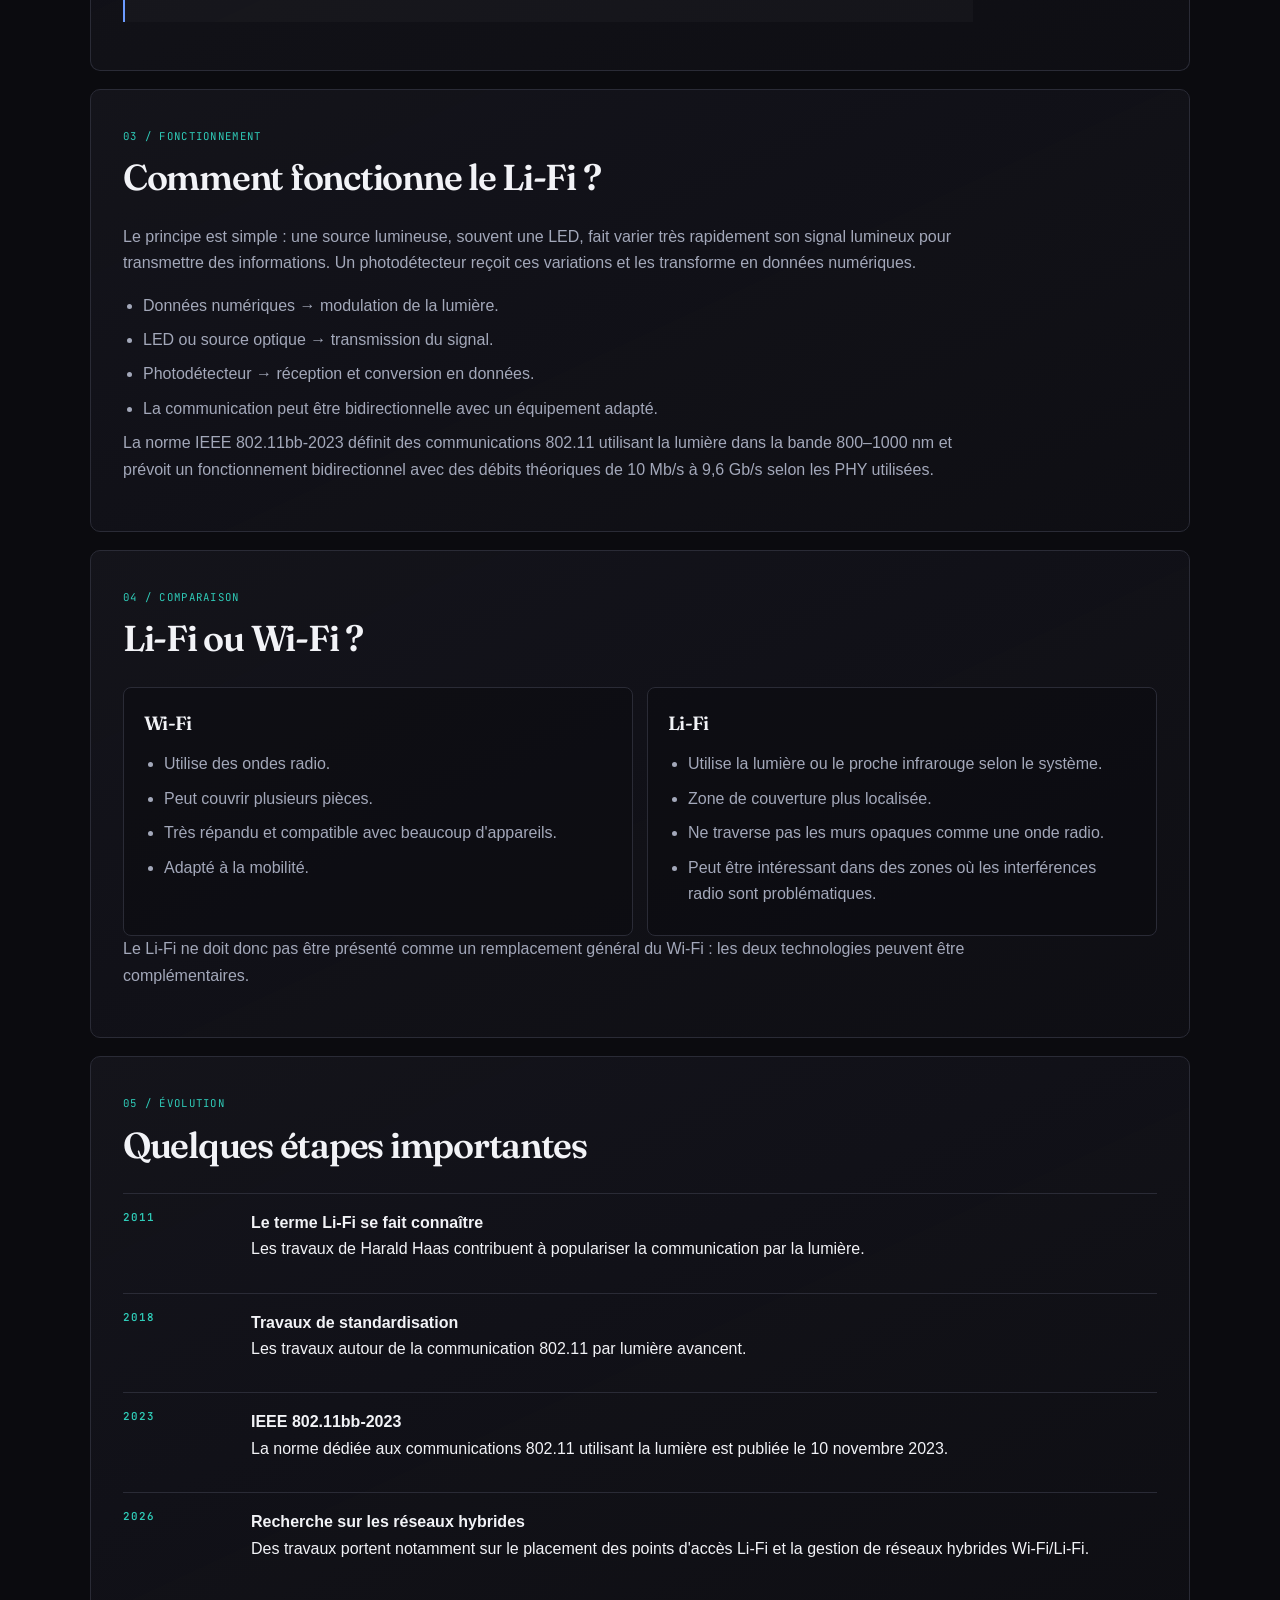
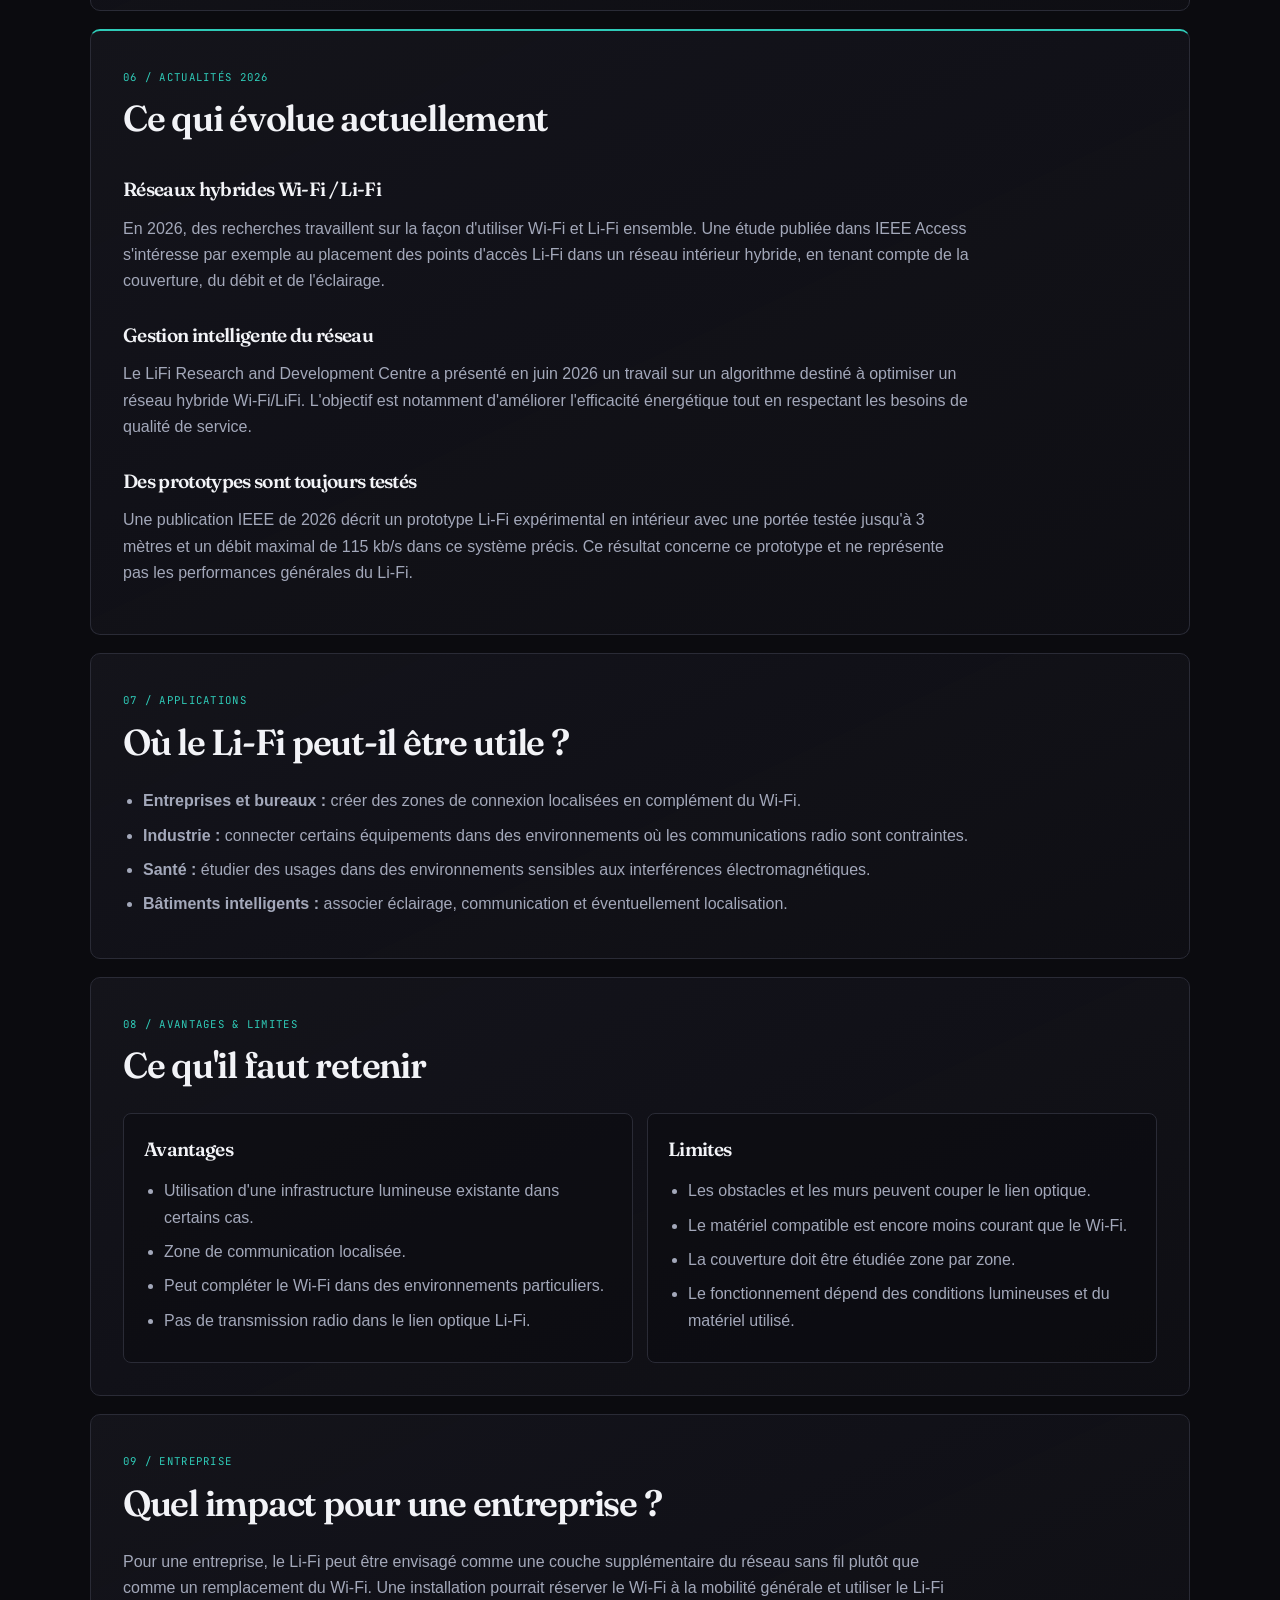
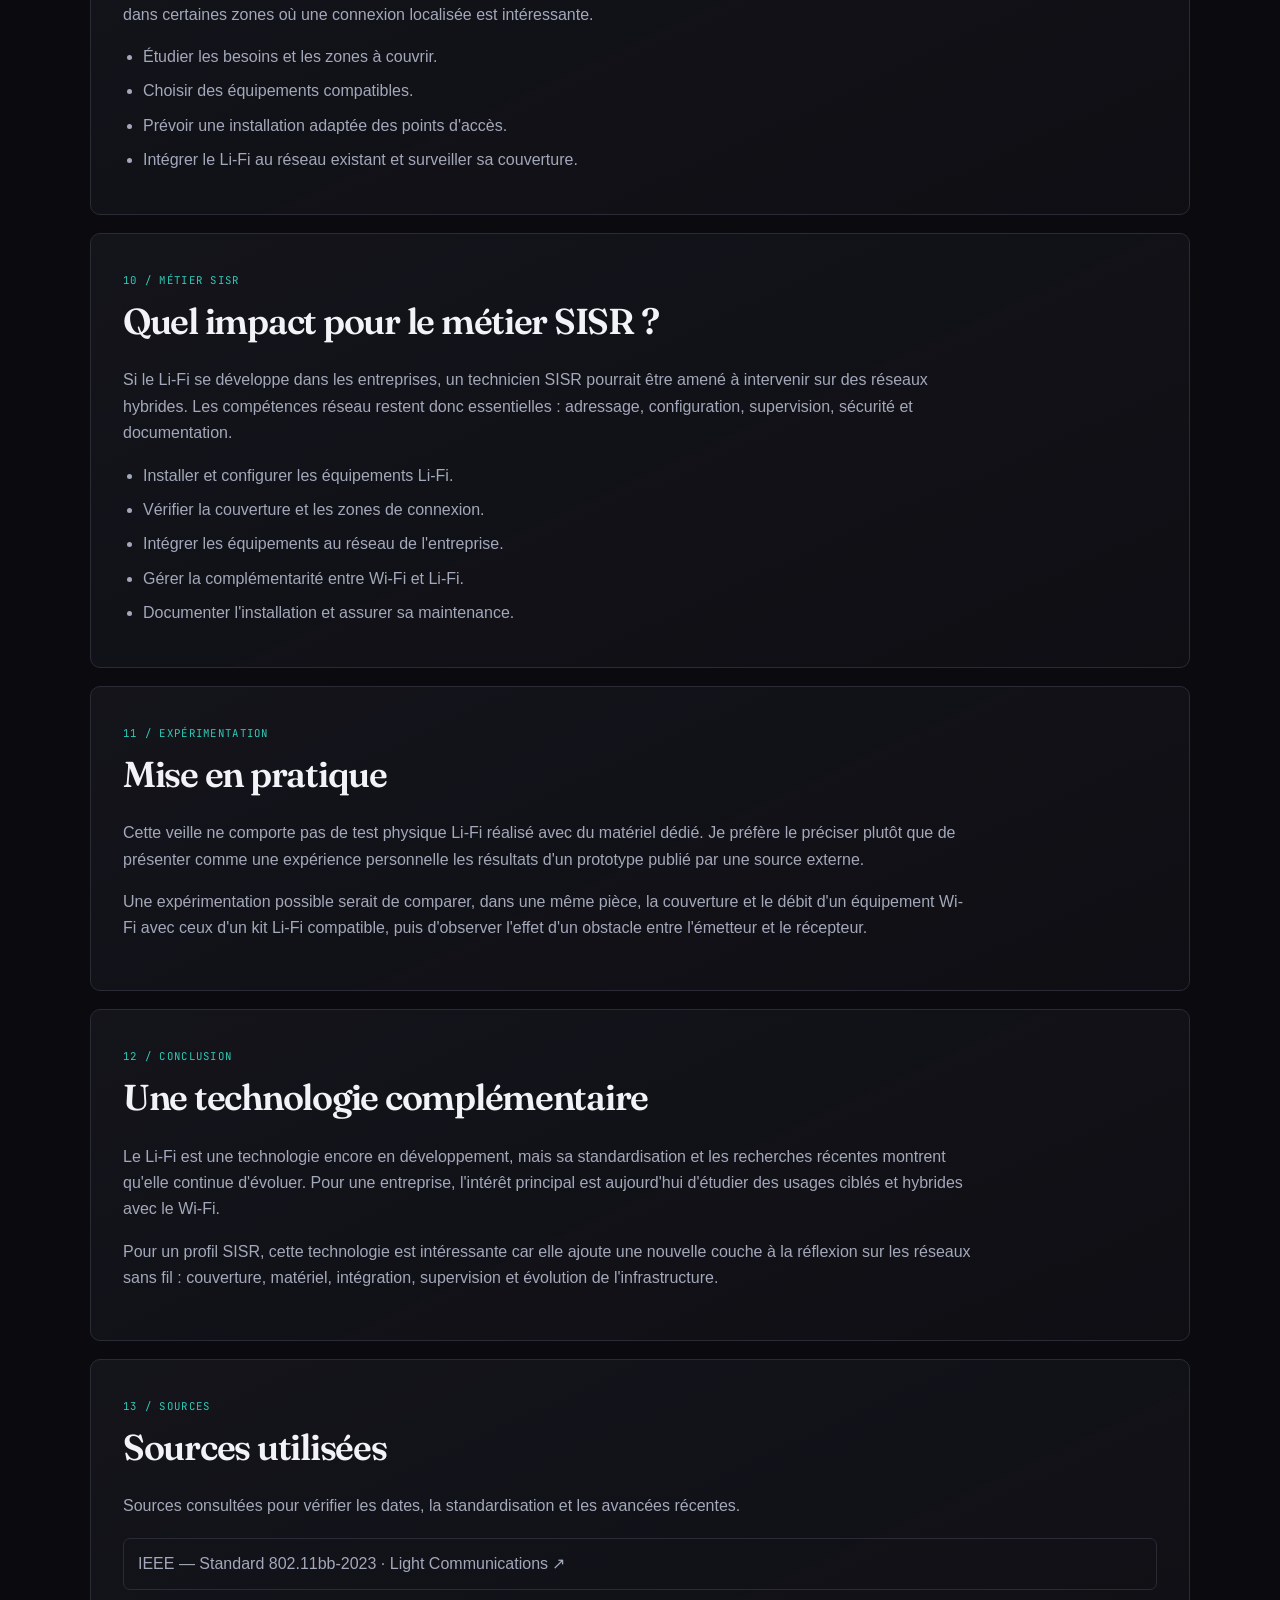
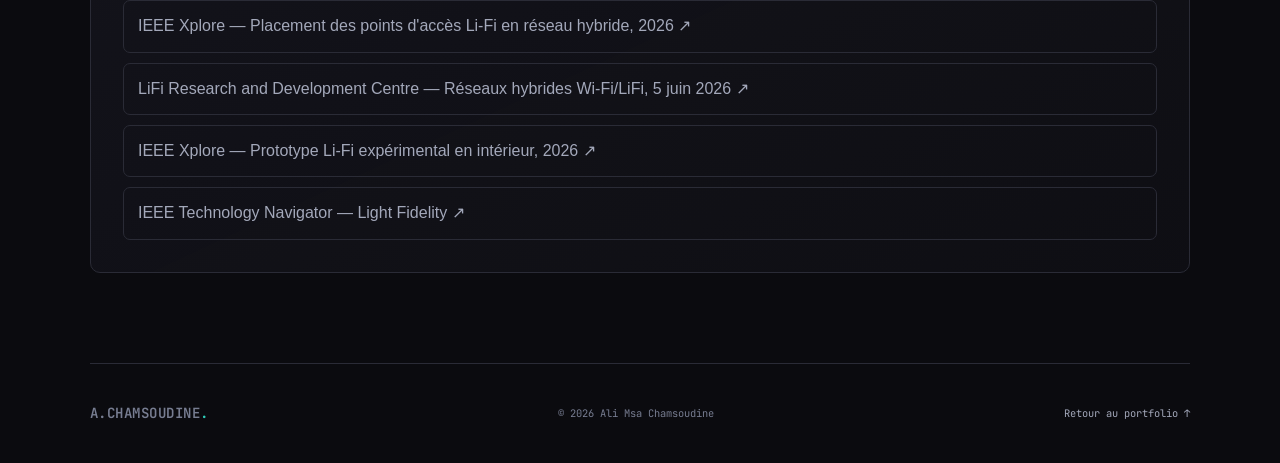
<file: veille-lifi (2).html>
<!DOCTYPE html>
<html lang="fr">
<head>
  <meta charset="UTF-8">
  <meta name="viewport" content="width=device-width, initial-scale=1, viewport-fit=cover">
  <meta name="description" content="Veille technologique sur le Li-Fi : fonctionnement, évolution, actualités, applications et impact pour une entreprise et le métier SISR.">
  <title>Veille technologique — Li-Fi | Ali Msa Chamsoudine</title>
  <link rel="preconnect" href="https://fonts.googleapis.com">
  <link rel="preconnect" href="https://fonts.gstatic.com" crossorigin>
  <link href="https://fonts.googleapis.com/css2?family=Fraunces:opsz,wght@9..144,400;9..144,600;9..144,700&family=JetBrains+Mono:wght@400;500;600&display=swap" rel="stylesheet">
  <link rel="stylesheet" href="style.css">
  <style>
    .watch-page { padding: 78px 0 90px; }
    .watch-header { max-width: 820px; padding-bottom: 55px; }
    .watch-header h1 { margin: 18px 0 20px; font-size: clamp(2.8rem, 6vw, 5.4rem); line-height: 1.02; }
    .watch-header h1 span { color: var(--ink-soft); }
    .watch-lead { max-width: 760px; color: var(--ink-soft); font-size: 1.08rem; line-height: 1.85; }
    .watch-meta { display:flex; flex-wrap:wrap; gap:10px; margin-top:25px; }
    .watch-meta span { padding:7px 10px; border:1px solid var(--line); border-radius:5px; color:var(--ink-soft); font:0.63rem "JetBrains Mono",monospace; letter-spacing:.05em; }
    .watch-grid { display:grid; gap:18px; }
    .watch-section { padding:32px; border:1px solid var(--line); border-radius:10px; background:linear-gradient(155deg, rgba(21,21,28,.95), rgba(15,15,21,.88)); }
    .watch-section h2 { margin-bottom:16px; font-size:clamp(1.55rem,3vw,2.25rem); }
    .watch-section h3 { margin:25px 0 10px; font-size:1.2rem; }
    .watch-section p { color:var(--ink-soft); max-width:850px; }
    .watch-section ul { margin:12px 0 0; padding-left:20px; color:var(--ink-soft); }
    .watch-section li { margin:8px 0; }
    .compare { display:grid; grid-template-columns:repeat(2,minmax(0,1fr)); gap:14px; margin-top:18px; }
    .compare-card { padding:20px; border:1px solid var(--line); border-radius:8px; background:rgba(11,11,15,.45); }
    .compare-card h3 { margin:0 0 10px; color:var(--ink); }
    .timeline-watch { display:grid; gap:14px; margin-top:18px; }
    .watch-event { display:grid; grid-template-columns:110px 1fr; gap:18px; padding:16px 0; border-top:1px solid var(--line); }
    .watch-event .year { color:var(--ochre); font:600 .68rem "JetBrains Mono",monospace; letter-spacing:.08em; }
    .watch-event strong { color:var(--ink); }
    .source-list { display:grid; gap:10px; margin-top:18px; }
    .source-list a { color:var(--ink-soft); text-decoration:none; padding:12px 14px; border:1px solid var(--line); border-radius:7px; }
    .source-list a:hover { color:var(--teal); border-color:var(--teal); }
    .back-link { display:inline-flex; margin-bottom:30px; color:var(--ink-soft); font:0.72rem "JetBrains Mono",monospace; text-decoration:none; }
    .back-link:hover { color:var(--teal); }
    .watch-highlight { border-top:2px solid var(--ochre); }
    .watch-note { margin-top:18px; padding:14px 16px; border-left:2px solid var(--teal); background:rgba(255,255,255,.025); }
    @media (max-width:620px) {
      .watch-page { padding:55px 0 65px; }
      .watch-section { padding:22px; }
      .compare { grid-template-columns:1fr; }
      .watch-event { grid-template-columns:1fr; gap:5px; }
    }
  </style>
</head>
<body>
  <div class="ambient ambient-blue" aria-hidden="true"></div>
  <div class="ambient ambient-pink" aria-hidden="true"></div>
  <div class="ambient ambient-teal" aria-hidden="true"></div>

  <nav class="site-nav" aria-label="Navigation principale">
    <div class="nav-inner">
      <a class="brand" href="index.html" aria-label="Retour au portfolio">A.CHAMSOUDINE<span>.</span></a>
      <ul class="nav-links">
        <li><a href="index.html#about">Profil</a></li>
        <li><a href="index.html#parcours">Parcours</a></li>
        <li><a href="index.html#certifs">Certifications</a></li>
        <li><a href="index.html#projects">Projets</a></li>
        <li><a href="veille-lifi.html">Veille Li-Fi</a></li>
        <li><a href="index.html#contact">Contact</a></li>
      </ul>
    </div>
  </nav>

  <main class="wrap watch-page">
    <a class="back-link" href="index.html">← Retour au portfolio</a>

    <header class="watch-header">
      <span class="section-index">VEILLE TECHNOLOGIQUE · 2026</span>
      <h1>Le <span>Li-Fi</span> : une alternative au Wi-Fi ?</h1>
      <p class="watch-lead">
        Le Li-Fi (Light Fidelity) est une technologie de communication sans fil qui utilise la lumière pour transmettre des données.
        Cette veille présente son fonctionnement, son évolution, ses applications et les avancées récentes, avec un regard orienté entreprise et réseaux SISR.
      </p>
      <div class="watch-meta">
        <span>THÈME · RÉSEAUX</span>
        <span>NIVEAU · BTS SIO SISR</span>
        <span>MISE À JOUR · OCT. 2026</span>
      </div>
    </header>

    <div class="watch-grid">
      <section class="watch-section reveal">
        <span class="section-index">01 / INTRODUCTION</span>
        <h2>Pourquoi s'intéresser au Li-Fi ?</h2>
        <p>
          Le Wi-Fi est aujourd'hui très présent dans les entreprises. Le Li-Fi cherche plutôt à compléter les réseaux sans fil en utilisant une source lumineuse pour transmettre les données.
          L'objectif de cette veille est donc de suivre une technologie encore en développement et de voir dans quels cas elle peut être utile.
        </p>
        <p>
          <strong>Problématique :</strong> comment le Li-Fi évolue-t-il et peut-il devenir une technologie complémentaire au Wi-Fi dans les années à venir ?
        </p>
      </section>

      <section class="watch-section watch-highlight reveal">
        <span class="section-index">02 / MÉTHODE DE VEILLE</span>
        <h2>Comment je suis l'évolution du Li-Fi</h2>
        <p>
          Pour suivre les nouveautés du Li-Fi dans le temps, j'utilise <strong>Google Alertes</strong>.
          Cet outil permet de recevoir un e-mail lorsqu'un nouveau résultat correspondant à mes mots-clés apparaît dans la recherche Google.
        </p>
        <div class="compare">
          <div class="compare-card">
            <h3>Mots-clés suivis</h3>
            <ul>
              <li>« Li-Fi »</li>
              <li>« LiFi »</li>
              <li>« Light Fidelity »</li>
            </ul>
          </div>
          <div class="compare-card">
            <h3>Ma méthode</h3>
            <ul>
              <li>Je reçois les nouvelles publications.</li>
              <li>Je vérifie la date et la source.</li>
              <li>Je compare les informations.</li>
              <li>Je retiens les nouveautés utiles pour ma veille.</li>
            </ul>
          </div>
        </div>
        <p>
          <strong>Pourquoi cet outil ?</strong> Il me permet de ne pas faire une recherche ponctuelle : je peux suivre l'évolution du sujet au fil des nouvelles publications.
        </p>
        <p>
          <a class="back-link" href="https://www.google.com/alerts" target="_blank" rel="noopener">Ouvrir Google Alertes ↗</a>
        </p>
        <p class="watch-note"><strong>À faire :</strong> créer les trois alertes ci-dessus sur ton compte Google. Une fois qu'elles sont actives, tu peux présenter cette méthode comme ton outil de suivi de veille.</p>
      </section>

      <section class="watch-section reveal">
        <span class="section-index">03 / FONCTIONNEMENT</span>
        <h2>Comment fonctionne le Li-Fi ?</h2>
        <p>
          Le principe est simple : une source lumineuse, souvent une LED, fait varier très rapidement son signal lumineux pour transmettre des informations.
          Un photodétecteur reçoit ces variations et les transforme en données numériques.
        </p>
        <ul>
          <li>Données numériques → modulation de la lumière.</li>
          <li>LED ou source optique → transmission du signal.</li>
          <li>Photodétecteur → réception et conversion en données.</li>
          <li>La communication peut être bidirectionnelle avec un équipement adapté.</li>
        </ul>
        <p>
          La norme IEEE 802.11bb-2023 définit des communications 802.11 utilisant la lumière dans la bande 800–1000 nm et prévoit un fonctionnement bidirectionnel avec des débits théoriques de 10 Mb/s à 9,6 Gb/s selon les PHY utilisées.
        </p>
      </section>

      <section class="watch-section reveal">
        <span class="section-index">04 / COMPARAISON</span>
        <h2>Li-Fi ou Wi-Fi ?</h2>
        <div class="compare">
          <div class="compare-card">
            <h3>Wi-Fi</h3>
            <ul>
              <li>Utilise des ondes radio.</li>
              <li>Peut couvrir plusieurs pièces.</li>
              <li>Très répandu et compatible avec beaucoup d'appareils.</li>
              <li>Adapté à la mobilité.</li>
            </ul>
          </div>
          <div class="compare-card">
            <h3>Li-Fi</h3>
            <ul>
              <li>Utilise la lumière ou le proche infrarouge selon le système.</li>
              <li>Zone de couverture plus localisée.</li>
              <li>Ne traverse pas les murs opaques comme une onde radio.</li>
              <li>Peut être intéressant dans des zones où les interférences radio sont problématiques.</li>
            </ul>
          </div>
        </div>
        <p>Le Li-Fi ne doit donc pas être présenté comme un remplacement général du Wi-Fi : les deux technologies peuvent être complémentaires.</p>
      </section>

      <section class="watch-section reveal">
        <span class="section-index">05 / ÉVOLUTION</span>
        <h2>Quelques étapes importantes</h2>
        <div class="timeline-watch">
          <div class="watch-event"><span class="year">2011</span><div><strong>Le terme Li-Fi se fait connaître</strong><br><span>Les travaux de Harald Haas contribuent à populariser la communication par la lumière.</span></div></div>
          <div class="watch-event"><span class="year">2018</span><div><strong>Travaux de standardisation</strong><br><span>Les travaux autour de la communication 802.11 par lumière avancent.</span></div></div>
          <div class="watch-event"><span class="year">2023</span><div><strong>IEEE 802.11bb-2023</strong><br><span>La norme dédiée aux communications 802.11 utilisant la lumière est publiée le 10 novembre 2023.</span></div></div>
          <div class="watch-event"><span class="year">2026</span><div><strong>Recherche sur les réseaux hybrides</strong><br><span>Des travaux portent notamment sur le placement des points d'accès Li-Fi et la gestion de réseaux hybrides Wi-Fi/Li-Fi.</span></div></div>
        </div>
      </section>

      <section class="watch-section watch-highlight reveal">
        <span class="section-index">06 / ACTUALITÉS 2026</span>
        <h2>Ce qui évolue actuellement</h2>
        <h3>Réseaux hybrides Wi-Fi / Li-Fi</h3>
        <p>
          En 2026, des recherches travaillent sur la façon d'utiliser Wi-Fi et Li-Fi ensemble. Une étude publiée dans IEEE Access s'intéresse par exemple au placement des points d'accès Li-Fi dans un réseau intérieur hybride, en tenant compte de la couverture, du débit et de l'éclairage.
        </p>
        <h3>Gestion intelligente du réseau</h3>
        <p>
          Le LiFi Research and Development Centre a présenté en juin 2026 un travail sur un algorithme destiné à optimiser un réseau hybride Wi-Fi/LiFi. L'objectif est notamment d'améliorer l'efficacité énergétique tout en respectant les besoins de qualité de service.
        </p>
        <h3>Des prototypes sont toujours testés</h3>
        <p>
          Une publication IEEE de 2026 décrit un prototype Li-Fi expérimental en intérieur avec une portée testée jusqu'à 3 mètres et un débit maximal de 115 kb/s dans ce système précis. Ce résultat concerne ce prototype et ne représente pas les performances générales du Li-Fi.
        </p>
      </section>

      <section class="watch-section reveal">
        <span class="section-index">07 / APPLICATIONS</span>
        <h2>Où le Li-Fi peut-il être utile ?</h2>
        <ul>
          <li><strong>Entreprises et bureaux :</strong> créer des zones de connexion localisées en complément du Wi-Fi.</li>
          <li><strong>Industrie :</strong> connecter certains équipements dans des environnements où les communications radio sont contraintes.</li>
          <li><strong>Santé :</strong> étudier des usages dans des environnements sensibles aux interférences électromagnétiques.</li>
          <li><strong>Bâtiments intelligents :</strong> associer éclairage, communication et éventuellement localisation.</li>
        </ul>
      </section>

      <section class="watch-section reveal">
        <span class="section-index">08 / AVANTAGES & LIMITES</span>
        <h2>Ce qu'il faut retenir</h2>
        <div class="compare">
          <div class="compare-card">
            <h3>Avantages</h3>
            <ul>
              <li>Utilisation d'une infrastructure lumineuse existante dans certains cas.</li>
              <li>Zone de communication localisée.</li>
              <li>Peut compléter le Wi-Fi dans des environnements particuliers.</li>
              <li>Pas de transmission radio dans le lien optique Li-Fi.</li>
            </ul>
          </div>
          <div class="compare-card">
            <h3>Limites</h3>
            <ul>
              <li>Les obstacles et les murs peuvent couper le lien optique.</li>
              <li>Le matériel compatible est encore moins courant que le Wi-Fi.</li>
              <li>La couverture doit être étudiée zone par zone.</li>
              <li>Le fonctionnement dépend des conditions lumineuses et du matériel utilisé.</li>
            </ul>
          </div>
        </div>
      </section>

      <section class="watch-section reveal">
        <span class="section-index">09 / ENTREPRISE</span>
        <h2>Quel impact pour une entreprise ?</h2>
        <p>
          Pour une entreprise, le Li-Fi peut être envisagé comme une couche supplémentaire du réseau sans fil plutôt que comme un remplacement du Wi-Fi.
          Une installation pourrait réserver le Wi-Fi à la mobilité générale et utiliser le Li-Fi dans certaines zones où une connexion localisée est intéressante.
        </p>
        <ul>
          <li>Étudier les besoins et les zones à couvrir.</li>
          <li>Choisir des équipements compatibles.</li>
          <li>Prévoir une installation adaptée des points d'accès.</li>
          <li>Intégrer le Li-Fi au réseau existant et surveiller sa couverture.</li>
        </ul>
      </section>

      <section class="watch-section reveal">
        <span class="section-index">10 / MÉTIER SISR</span>
        <h2>Quel impact pour le métier SISR ?</h2>
        <p>
          Si le Li-Fi se développe dans les entreprises, un technicien SISR pourrait être amené à intervenir sur des réseaux hybrides. Les compétences réseau restent donc essentielles : adressage, configuration, supervision, sécurité et documentation.
        </p>
        <ul>
          <li>Installer et configurer les équipements Li-Fi.</li>
          <li>Vérifier la couverture et les zones de connexion.</li>
          <li>Intégrer les équipements au réseau de l'entreprise.</li>
          <li>Gérer la complémentarité entre Wi-Fi et Li-Fi.</li>
          <li>Documenter l'installation et assurer sa maintenance.</li>
        </ul>
      </section>

      <section class="watch-section reveal">
        <span class="section-index">11 / EXPÉRIMENTATION</span>
        <h2>Mise en pratique</h2>
        <p>
          Cette veille ne comporte pas de test physique Li-Fi réalisé avec du matériel dédié. Je préfère le préciser plutôt que de présenter comme une expérience personnelle les résultats d'un prototype publié par une source externe.
        </p>
        <p>
          Une expérimentation possible serait de comparer, dans une même pièce, la couverture et le débit d'un équipement Wi-Fi avec ceux d'un kit Li-Fi compatible, puis d'observer l'effet d'un obstacle entre l'émetteur et le récepteur.
        </p>
      </section>

      <section class="watch-section reveal">
        <span class="section-index">12 / CONCLUSION</span>
        <h2>Une technologie complémentaire</h2>
        <p>
          Le Li-Fi est une technologie encore en développement, mais sa standardisation et les recherches récentes montrent qu'elle continue d'évoluer.
          Pour une entreprise, l'intérêt principal est aujourd'hui d'étudier des usages ciblés et hybrides avec le Wi-Fi.
        </p>
        <p>
          Pour un profil SISR, cette technologie est intéressante car elle ajoute une nouvelle couche à la réflexion sur les réseaux sans fil : couverture, matériel, intégration, supervision et évolution de l'infrastructure.
        </p>
      </section>

      <section class="watch-section reveal">
        <span class="section-index">13 / SOURCES</span>
        <h2>Sources utilisées</h2>
        <p>Sources consultées pour vérifier les dates, la standardisation et les avancées récentes.</p>
        <div class="source-list">
          <a href="https://standards.ieee.org/ieee/802.11bb/10823/" target="_blank" rel="noopener">IEEE — Standard 802.11bb-2023 · Light Communications ↗</a>
          <a href="https://ieeexplore.ieee.org/abstract/document/11557150" target="_blank" rel="noopener">IEEE Xplore — Placement des points d'accès Li-Fi en réseau hybride, 2026 ↗</a>
          <a href="https://www.lifi-centre.com/new-predict-and-optimise-algorithm-for-hybrid-wi-fi-lifi-network-slicing/" target="_blank" rel="noopener">LiFi Research and Development Centre — Réseaux hybrides Wi-Fi/LiFi, 5 juin 2026 ↗</a>
          <a href="https://ieeexplore.ieee.org/abstract/document/11570585" target="_blank" rel="noopener">IEEE Xplore — Prototype Li-Fi expérimental en intérieur, 2026 ↗</a>
          <a href="https://technav.ieee.org/topic/light-fidelity/" target="_blank" rel="noopener">IEEE Technology Navigator — Light Fidelity ↗</a>
        </div>
      </section>
    </div>
  </main>

  <footer class="site-footer wrap">
    <a class="footer-brand" href="index.html">A.CHAMSOUDINE<span>.</span></a>
    <span>© 2026 Ali Msa Chamsoudine</span>
    <a href="index.html">Retour au portfolio ↑</a>
  </footer>

  <script>
    if ("IntersectionObserver" in window) {
      const revealObserver = new IntersectionObserver((entries, observer) => {
        entries.forEach((entry) => {
          if (entry.isIntersecting) {
            entry.target.classList.add("is-visible");
            observer.unobserve(entry.target);
          }
        });
      }, { threshold: 0.12 });
      document.querySelectorAll(".reveal").forEach((section) => revealObserver.observe(section));
    } else {
      document.querySelectorAll(".reveal").forEach((section) => section.classList.add("is-visible"));
    }
  </script>
</body>
</html>
</file>
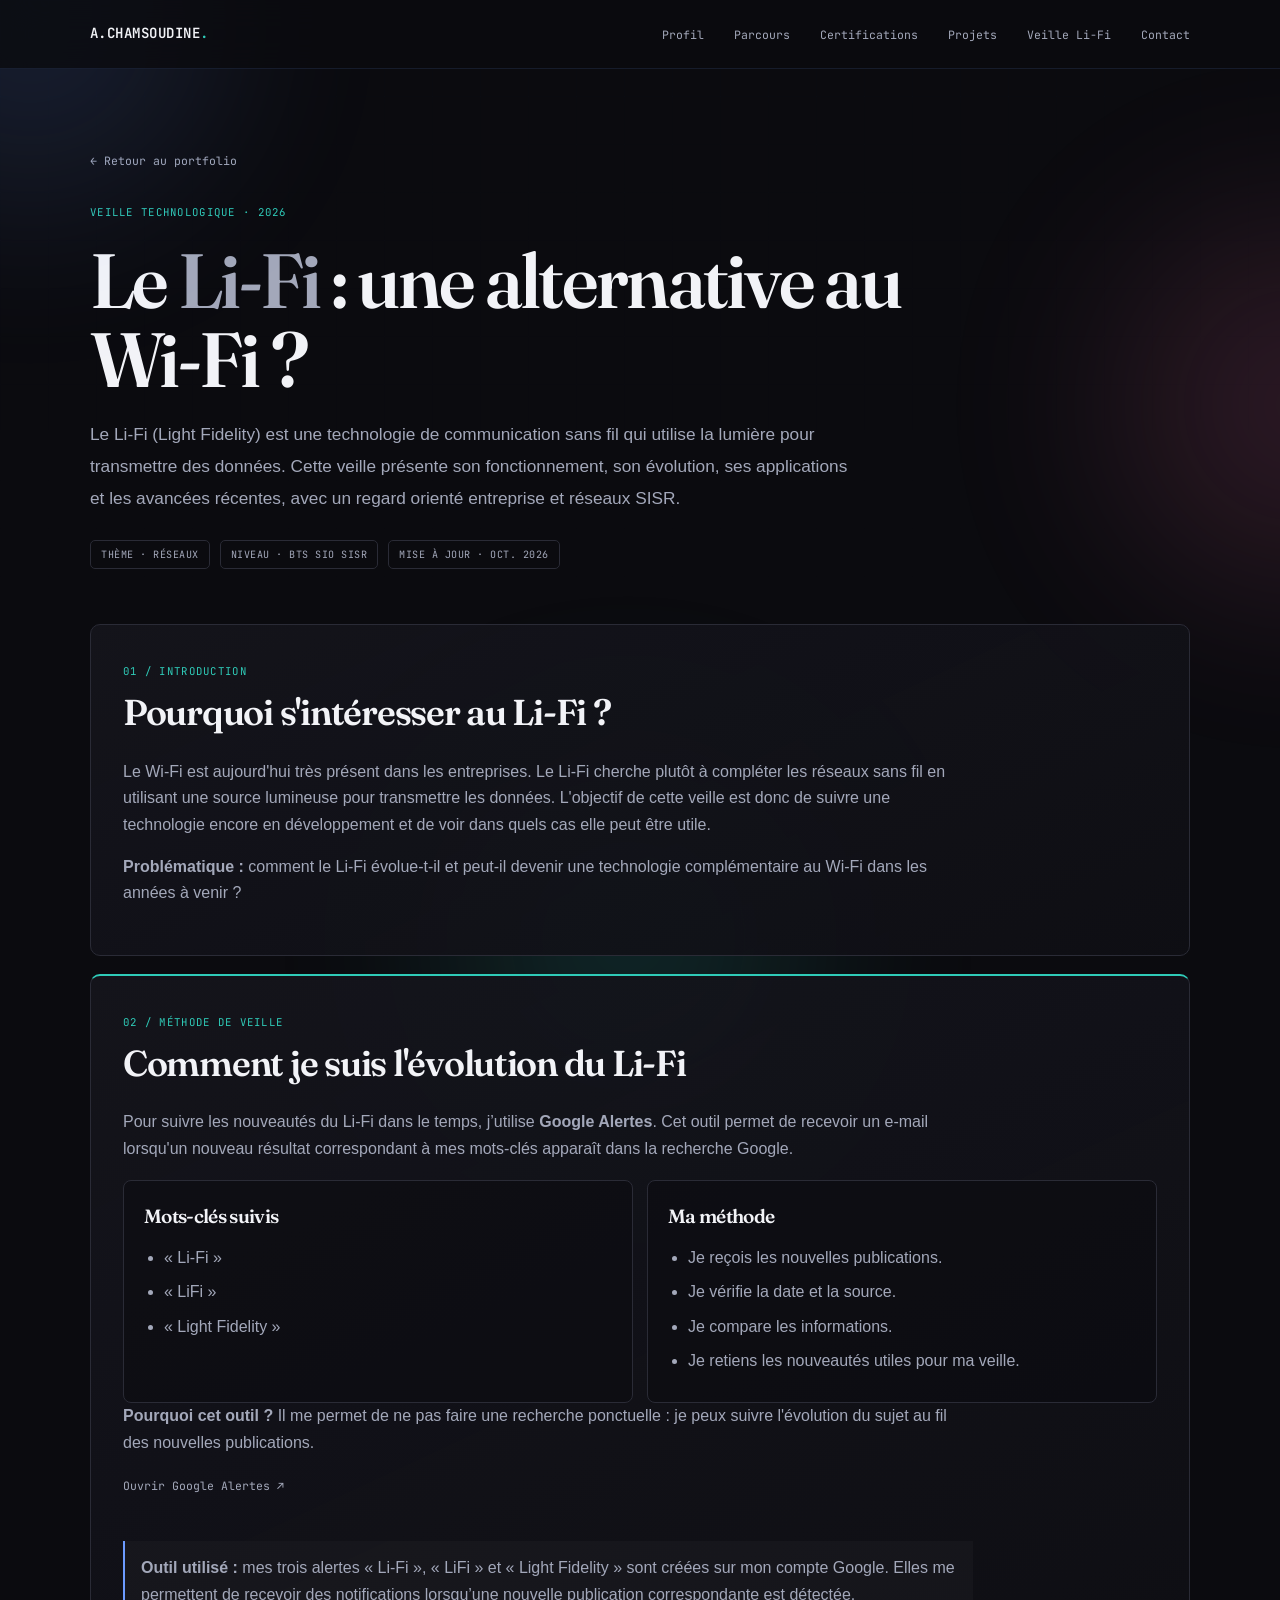
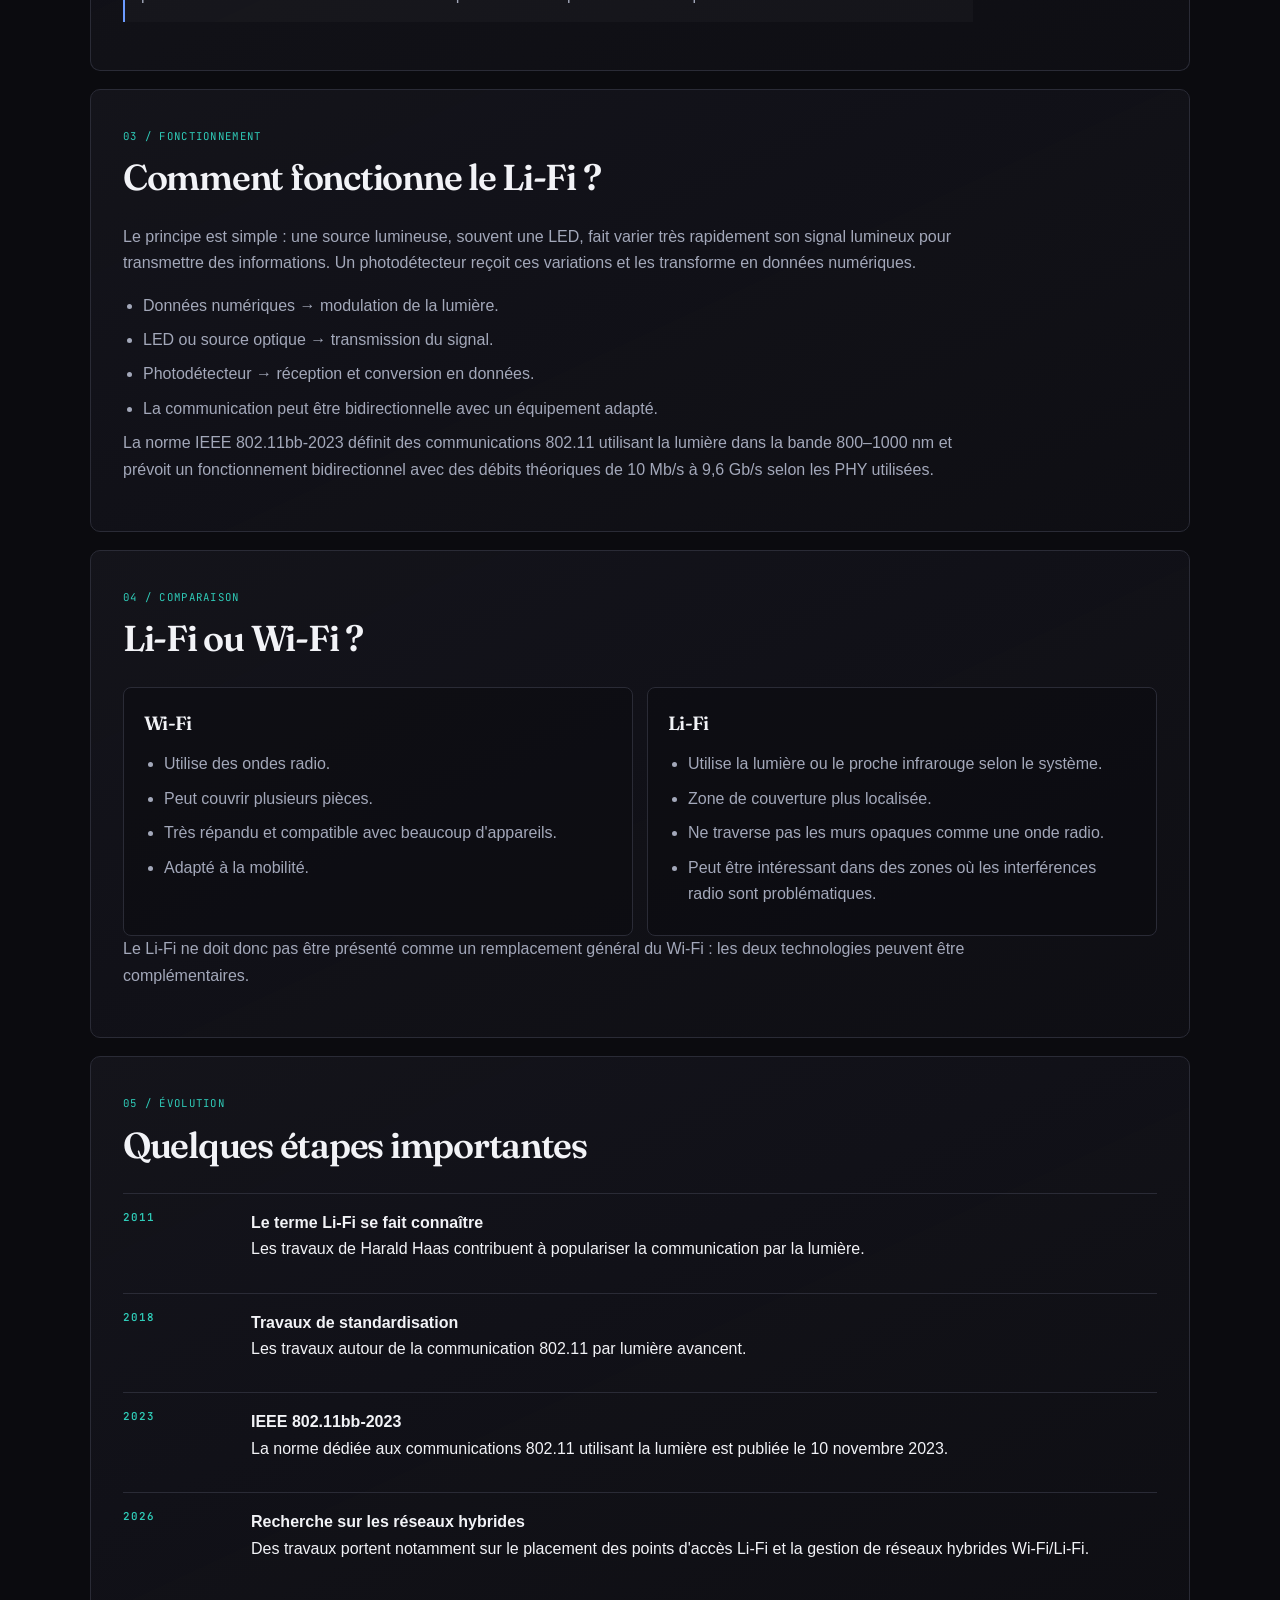
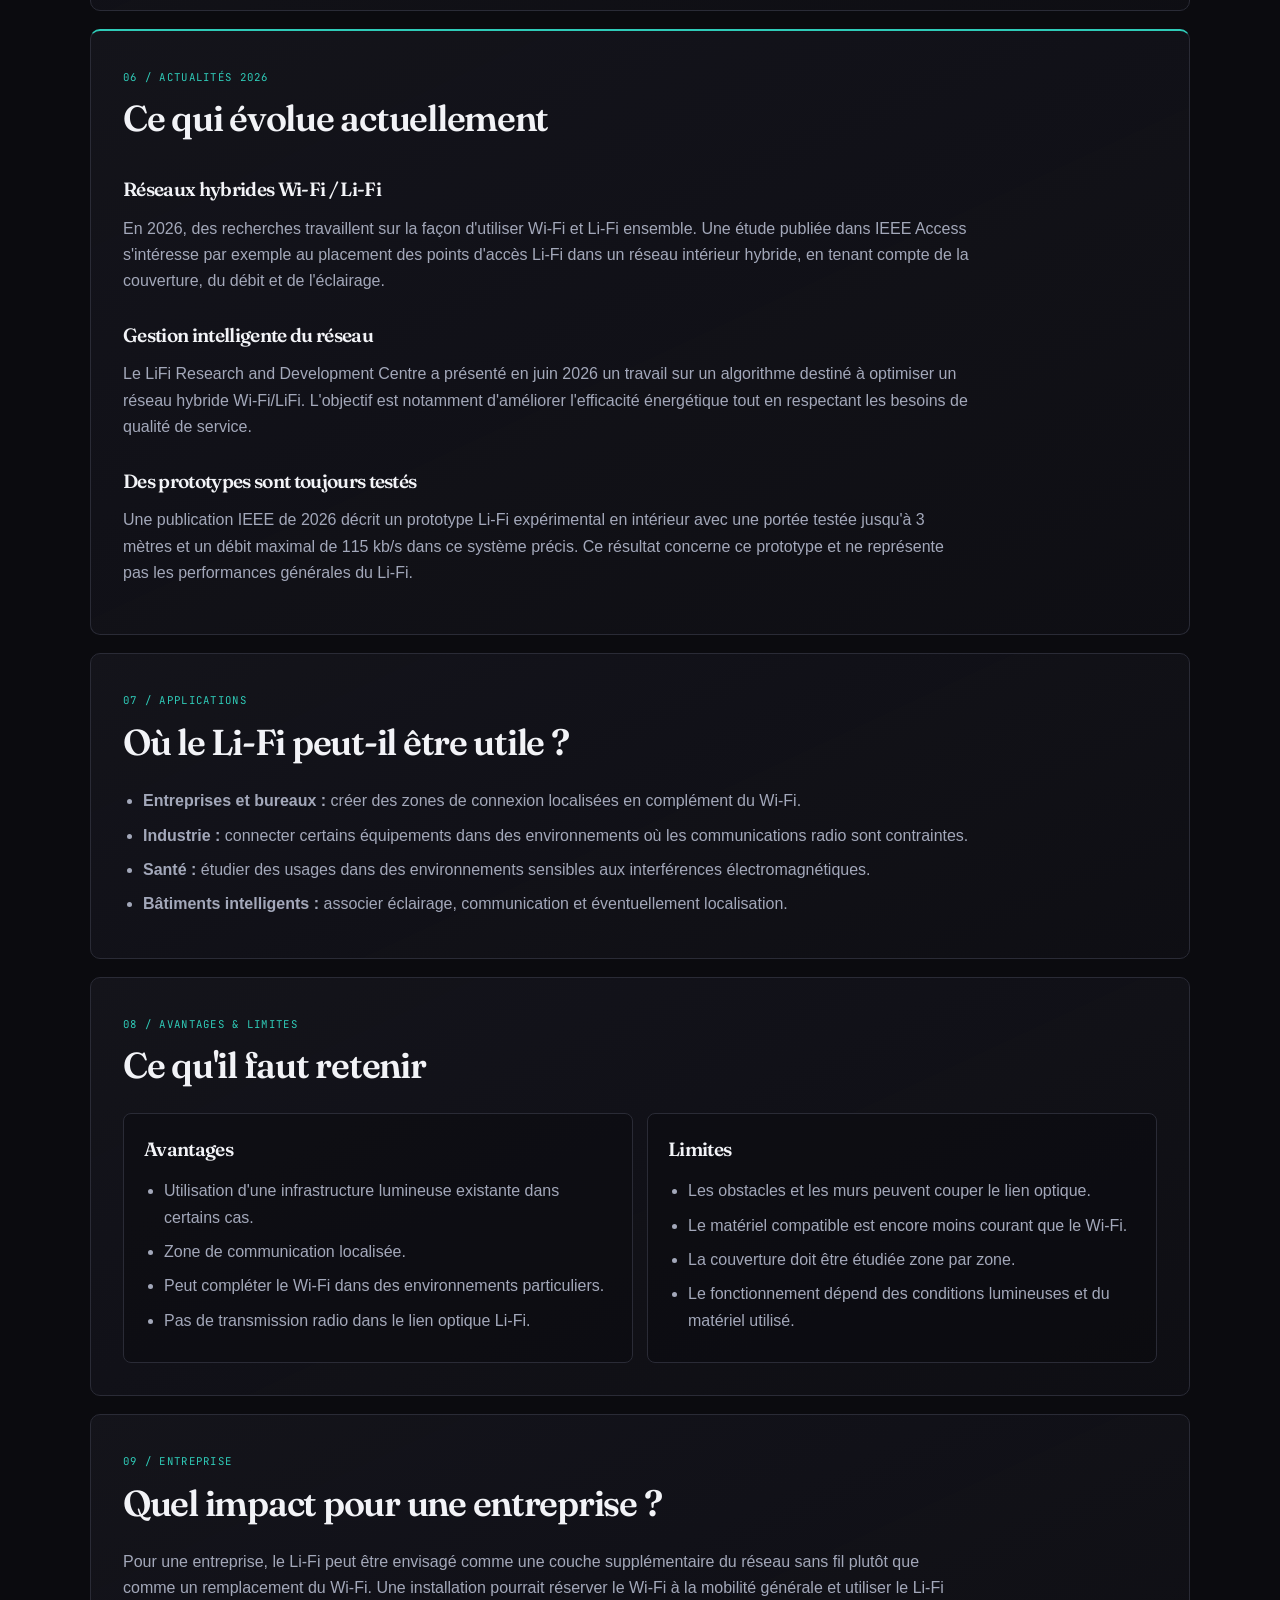
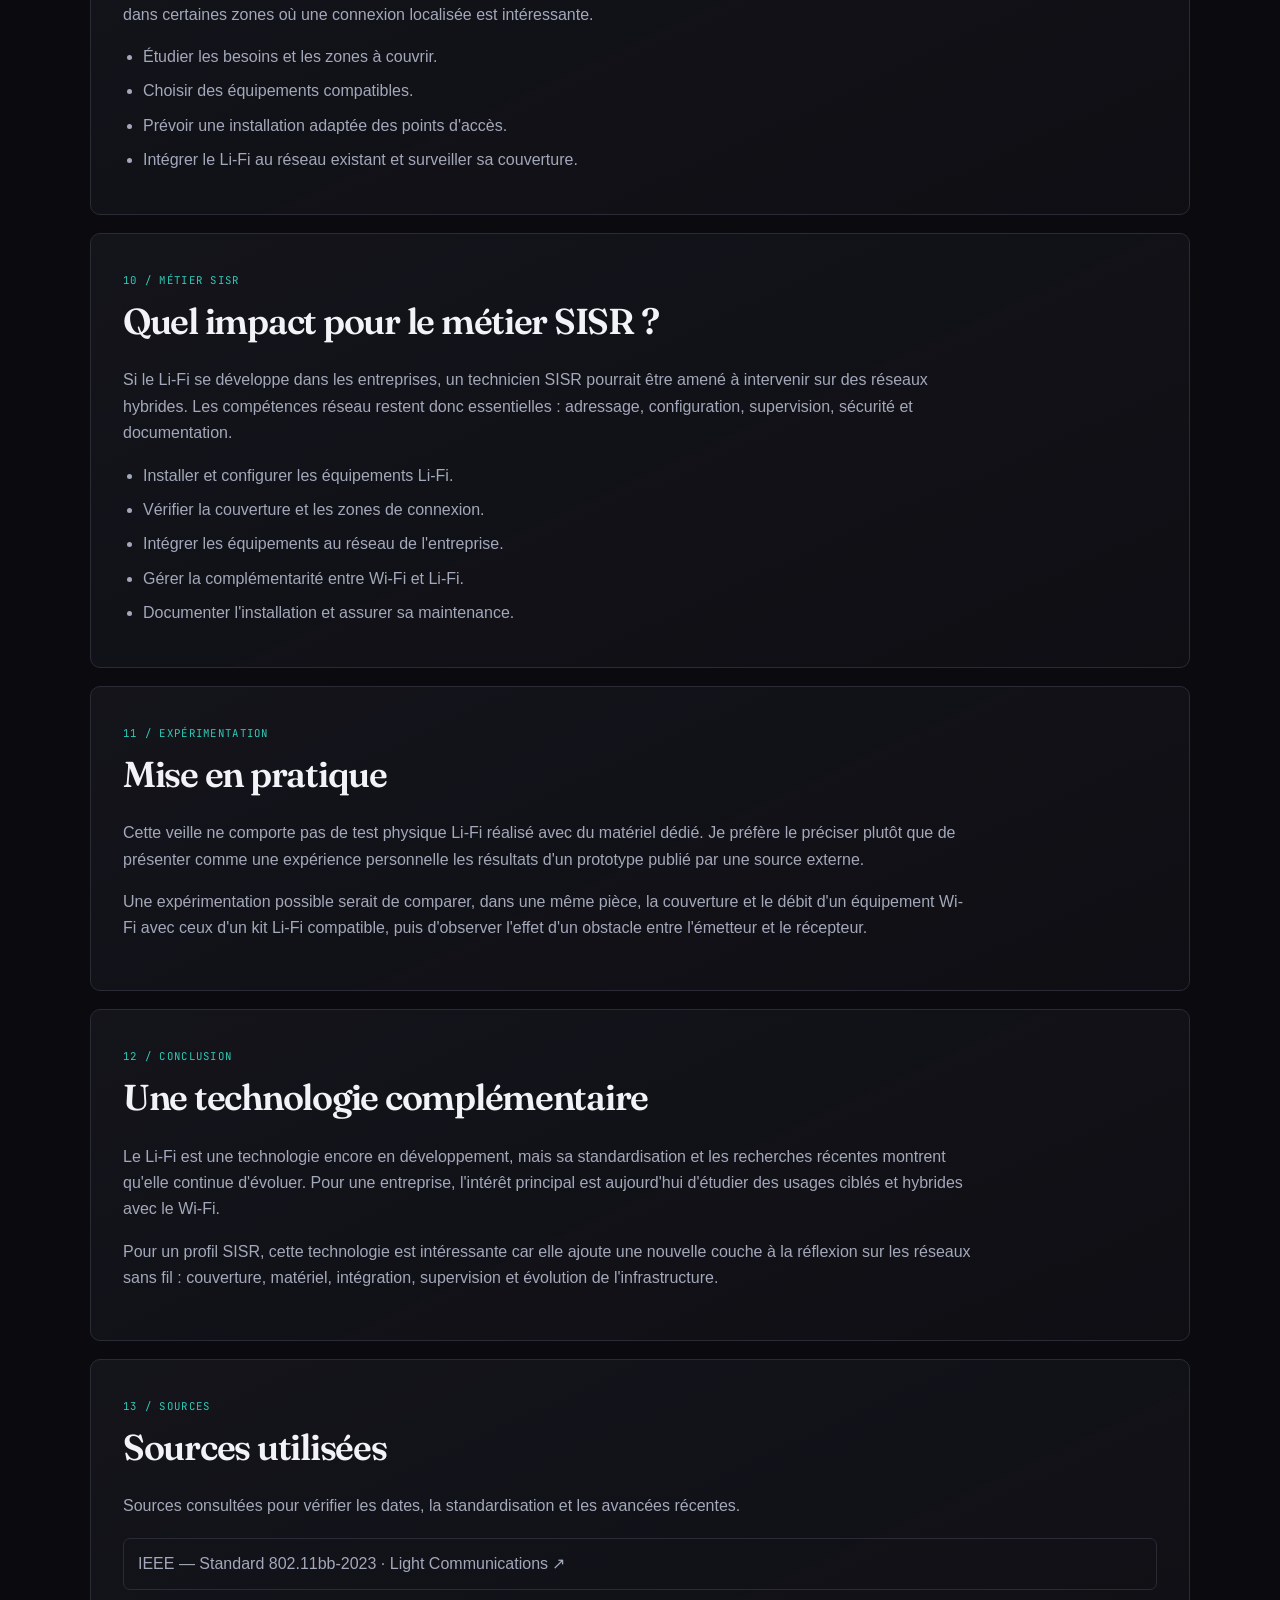
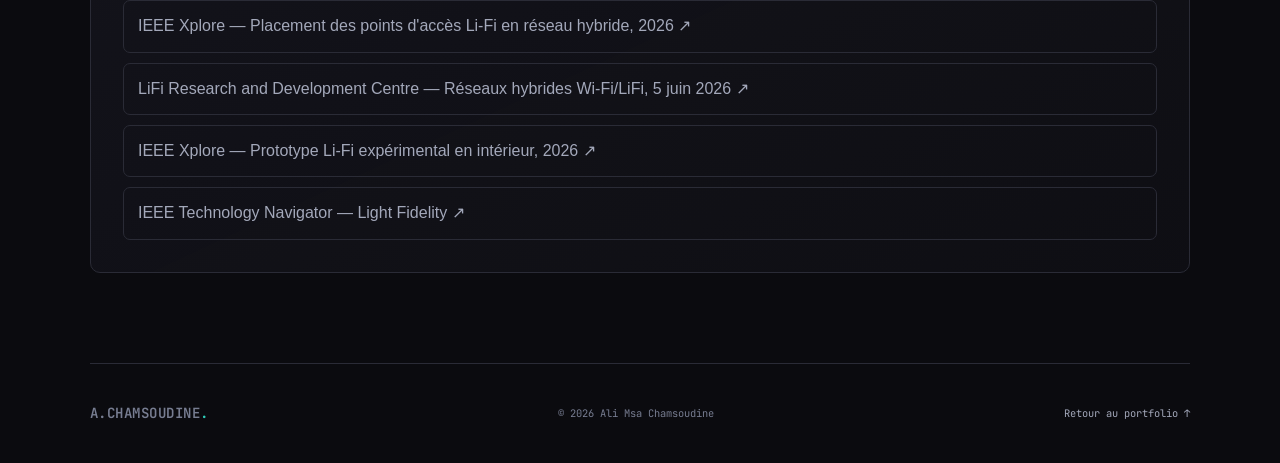
<file: veille-lifi-modifie (1).html>
<!DOCTYPE html>
<html lang="fr">
<head>
  <meta charset="UTF-8">
  <meta name="viewport" content="width=device-width, initial-scale=1, viewport-fit=cover">
  <meta name="description" content="Veille technologique sur le Li-Fi : fonctionnement, évolution, actualités, applications et impact pour une entreprise et le métier SISR.">
  <title>Veille technologique — Li-Fi | Ali Msa Chamsoudine</title>
  <link rel="preconnect" href="https://fonts.googleapis.com">
  <link rel="preconnect" href="https://fonts.gstatic.com" crossorigin>
  <link href="https://fonts.googleapis.com/css2?family=Fraunces:opsz,wght@9..144,400;9..144,600;9..144,700&family=JetBrains+Mono:wght@400;500;600&display=swap" rel="stylesheet">
  <link rel="stylesheet" href="style.css">
  <style>
    .watch-page { padding: 78px 0 90px; }
    .watch-header { max-width: 820px; padding-bottom: 55px; }
    .watch-header h1 { margin: 18px 0 20px; font-size: clamp(2.8rem, 6vw, 5.4rem); line-height: 1.02; }
    .watch-header h1 span { color: var(--ink-soft); }
    .watch-lead { max-width: 760px; color: var(--ink-soft); font-size: 1.08rem; line-height: 1.85; }
    .watch-meta { display:flex; flex-wrap:wrap; gap:10px; margin-top:25px; }
    .watch-meta span { padding:7px 10px; border:1px solid var(--line); border-radius:5px; color:var(--ink-soft); font:0.63rem "JetBrains Mono",monospace; letter-spacing:.05em; }
    .watch-grid { display:grid; gap:18px; }
    .watch-section { padding:32px; border:1px solid var(--line); border-radius:10px; background:linear-gradient(155deg, rgba(21,21,28,.95), rgba(15,15,21,.88)); }
    .watch-section h2 { margin-bottom:16px; font-size:clamp(1.55rem,3vw,2.25rem); }
    .watch-section h3 { margin:25px 0 10px; font-size:1.2rem; }
    .watch-section p { color:var(--ink-soft); max-width:850px; }
    .watch-section ul { margin:12px 0 0; padding-left:20px; color:var(--ink-soft); }
    .watch-section li { margin:8px 0; }
    .compare { display:grid; grid-template-columns:repeat(2,minmax(0,1fr)); gap:14px; margin-top:18px; }
    .compare-card { padding:20px; border:1px solid var(--line); border-radius:8px; background:rgba(11,11,15,.45); }
    .compare-card h3 { margin:0 0 10px; color:var(--ink); }
    .timeline-watch { display:grid; gap:14px; margin-top:18px; }
    .watch-event { display:grid; grid-template-columns:110px 1fr; gap:18px; padding:16px 0; border-top:1px solid var(--line); }
    .watch-event .year { color:var(--ochre); font:600 .68rem "JetBrains Mono",monospace; letter-spacing:.08em; }
    .watch-event strong { color:var(--ink); }
    .source-list { display:grid; gap:10px; margin-top:18px; }
    .source-list a { color:var(--ink-soft); text-decoration:none; padding:12px 14px; border:1px solid var(--line); border-radius:7px; }
    .source-list a:hover { color:var(--teal); border-color:var(--teal); }
    .back-link { display:inline-flex; margin-bottom:30px; color:var(--ink-soft); font:0.72rem "JetBrains Mono",monospace; text-decoration:none; }
    .back-link:hover { color:var(--teal); }
    .watch-highlight { border-top:2px solid var(--ochre); }
    .watch-note { margin-top:18px; padding:14px 16px; border-left:2px solid var(--teal); background:rgba(255,255,255,.025); }
    @media (max-width:620px) {
      .watch-page { padding:55px 0 65px; }
      .watch-section { padding:22px; }
      .compare { grid-template-columns:1fr; }
      .watch-event { grid-template-columns:1fr; gap:5px; }
    }
  </style>
</head>
<body>
  <div class="ambient ambient-blue" aria-hidden="true"></div>
  <div class="ambient ambient-pink" aria-hidden="true"></div>
  <div class="ambient ambient-teal" aria-hidden="true"></div>

  <nav class="site-nav" aria-label="Navigation principale">
    <div class="nav-inner">
      <a class="brand" href="index.html" aria-label="Retour au portfolio">A.CHAMSOUDINE<span>.</span></a>
      <ul class="nav-links">
        <li><a href="index.html#about">Profil</a></li>
        <li><a href="index.html#parcours">Parcours</a></li>
        <li><a href="index.html#certifs">Certifications</a></li>
        <li><a href="index.html#projects">Projets</a></li>
        <li><a href="veille-lifi.html">Veille Li-Fi</a></li>
        <li><a href="index.html#contact">Contact</a></li>
      </ul>
    </div>
  </nav>

  <main class="wrap watch-page">
    <a class="back-link" href="index.html">← Retour au portfolio</a>

    <header class="watch-header">
      <span class="section-index">VEILLE TECHNOLOGIQUE · 2026</span>
      <h1>Le <span>Li-Fi</span> : une alternative au Wi-Fi ?</h1>
      <p class="watch-lead">
        Le Li-Fi (Light Fidelity) est une technologie de communication sans fil qui utilise la lumière pour transmettre des données.
        Cette veille présente son fonctionnement, son évolution, ses applications et les avancées récentes, avec un regard orienté entreprise et réseaux SISR.
      </p>
      <div class="watch-meta">
        <span>THÈME · RÉSEAUX</span>
        <span>NIVEAU · BTS SIO SISR</span>
        <span>MISE À JOUR · OCT. 2026</span>
      </div>
    </header>

    <div class="watch-grid">
      <section class="watch-section reveal">
        <span class="section-index">01 / INTRODUCTION</span>
        <h2>Pourquoi s'intéresser au Li-Fi ?</h2>
        <p>
          Le Wi-Fi est aujourd'hui très présent dans les entreprises. Le Li-Fi cherche plutôt à compléter les réseaux sans fil en utilisant une source lumineuse pour transmettre les données.
          L'objectif de cette veille est donc de suivre une technologie encore en développement et de voir dans quels cas elle peut être utile.
        </p>
        <p>
          <strong>Problématique :</strong> comment le Li-Fi évolue-t-il et peut-il devenir une technologie complémentaire au Wi-Fi dans les années à venir ?
        </p>
      </section>

      <section class="watch-section watch-highlight reveal">
        <span class="section-index">02 / MÉTHODE DE VEILLE</span>
        <h2>Comment je suis l'évolution du Li-Fi</h2>
        <p>
          Pour suivre les nouveautés du Li-Fi dans le temps, j’utilise <strong>Google Alertes</strong>.
          Cet outil permet de recevoir un e-mail lorsqu'un nouveau résultat correspondant à mes mots-clés apparaît dans la recherche Google.
        </p>
        <div class="compare">
          <div class="compare-card">
            <h3>Mots-clés suivis</h3>
            <ul>
              <li>« Li-Fi »</li>
              <li>« LiFi »</li>
              <li>« Light Fidelity »</li>
            </ul>
          </div>
          <div class="compare-card">
            <h3>Ma méthode</h3>
            <ul>
              <li>Je reçois les nouvelles publications.</li>
              <li>Je vérifie la date et la source.</li>
              <li>Je compare les informations.</li>
              <li>Je retiens les nouveautés utiles pour ma veille.</li>
            </ul>
          </div>
        </div>
        <p>
          <strong>Pourquoi cet outil ?</strong> Il me permet de ne pas faire une recherche ponctuelle : je peux suivre l'évolution du sujet au fil des nouvelles publications.
        </p>
        <p>
          <a class="back-link" href="https://www.google.com/alerts" target="_blank" rel="noopener">Ouvrir Google Alertes ↗</a>
        </p>
        <p class="watch-note"><strong>Outil utilisé :</strong> mes trois alertes « Li-Fi », « LiFi » et « Light Fidelity » sont créées sur mon compte Google. Elles me permettent de recevoir des notifications lorsqu’une nouvelle publication correspondante est détectée.</p>
      </section>

      <section class="watch-section reveal">
        <span class="section-index">03 / FONCTIONNEMENT</span>
        <h2>Comment fonctionne le Li-Fi ?</h2>
        <p>
          Le principe est simple : une source lumineuse, souvent une LED, fait varier très rapidement son signal lumineux pour transmettre des informations.
          Un photodétecteur reçoit ces variations et les transforme en données numériques.
        </p>
        <ul>
          <li>Données numériques → modulation de la lumière.</li>
          <li>LED ou source optique → transmission du signal.</li>
          <li>Photodétecteur → réception et conversion en données.</li>
          <li>La communication peut être bidirectionnelle avec un équipement adapté.</li>
        </ul>
        <p>
          La norme IEEE 802.11bb-2023 définit des communications 802.11 utilisant la lumière dans la bande 800–1000 nm et prévoit un fonctionnement bidirectionnel avec des débits théoriques de 10 Mb/s à 9,6 Gb/s selon les PHY utilisées.
        </p>
      </section>

      <section class="watch-section reveal">
        <span class="section-index">04 / COMPARAISON</span>
        <h2>Li-Fi ou Wi-Fi ?</h2>
        <div class="compare">
          <div class="compare-card">
            <h3>Wi-Fi</h3>
            <ul>
              <li>Utilise des ondes radio.</li>
              <li>Peut couvrir plusieurs pièces.</li>
              <li>Très répandu et compatible avec beaucoup d'appareils.</li>
              <li>Adapté à la mobilité.</li>
            </ul>
          </div>
          <div class="compare-card">
            <h3>Li-Fi</h3>
            <ul>
              <li>Utilise la lumière ou le proche infrarouge selon le système.</li>
              <li>Zone de couverture plus localisée.</li>
              <li>Ne traverse pas les murs opaques comme une onde radio.</li>
              <li>Peut être intéressant dans des zones où les interférences radio sont problématiques.</li>
            </ul>
          </div>
        </div>
        <p>Le Li-Fi ne doit donc pas être présenté comme un remplacement général du Wi-Fi : les deux technologies peuvent être complémentaires.</p>
      </section>

      <section class="watch-section reveal">
        <span class="section-index">05 / ÉVOLUTION</span>
        <h2>Quelques étapes importantes</h2>
        <div class="timeline-watch">
          <div class="watch-event"><span class="year">2011</span><div><strong>Le terme Li-Fi se fait connaître</strong><br><span>Les travaux de Harald Haas contribuent à populariser la communication par la lumière.</span></div></div>
          <div class="watch-event"><span class="year">2018</span><div><strong>Travaux de standardisation</strong><br><span>Les travaux autour de la communication 802.11 par lumière avancent.</span></div></div>
          <div class="watch-event"><span class="year">2023</span><div><strong>IEEE 802.11bb-2023</strong><br><span>La norme dédiée aux communications 802.11 utilisant la lumière est publiée le 10 novembre 2023.</span></div></div>
          <div class="watch-event"><span class="year">2026</span><div><strong>Recherche sur les réseaux hybrides</strong><br><span>Des travaux portent notamment sur le placement des points d'accès Li-Fi et la gestion de réseaux hybrides Wi-Fi/Li-Fi.</span></div></div>
        </div>
      </section>

      <section class="watch-section watch-highlight reveal">
        <span class="section-index">06 / ACTUALITÉS 2026</span>
        <h2>Ce qui évolue actuellement</h2>
        <h3>Réseaux hybrides Wi-Fi / Li-Fi</h3>
        <p>
          En 2026, des recherches travaillent sur la façon d'utiliser Wi-Fi et Li-Fi ensemble. Une étude publiée dans IEEE Access s'intéresse par exemple au placement des points d'accès Li-Fi dans un réseau intérieur hybride, en tenant compte de la couverture, du débit et de l'éclairage.
        </p>
        <h3>Gestion intelligente du réseau</h3>
        <p>
          Le LiFi Research and Development Centre a présenté en juin 2026 un travail sur un algorithme destiné à optimiser un réseau hybride Wi-Fi/LiFi. L'objectif est notamment d'améliorer l'efficacité énergétique tout en respectant les besoins de qualité de service.
        </p>
        <h3>Des prototypes sont toujours testés</h3>
        <p>
          Une publication IEEE de 2026 décrit un prototype Li-Fi expérimental en intérieur avec une portée testée jusqu'à 3 mètres et un débit maximal de 115 kb/s dans ce système précis. Ce résultat concerne ce prototype et ne représente pas les performances générales du Li-Fi.
        </p>
      </section>

      <section class="watch-section reveal">
        <span class="section-index">07 / APPLICATIONS</span>
        <h2>Où le Li-Fi peut-il être utile ?</h2>
        <ul>
          <li><strong>Entreprises et bureaux :</strong> créer des zones de connexion localisées en complément du Wi-Fi.</li>
          <li><strong>Industrie :</strong> connecter certains équipements dans des environnements où les communications radio sont contraintes.</li>
          <li><strong>Santé :</strong> étudier des usages dans des environnements sensibles aux interférences électromagnétiques.</li>
          <li><strong>Bâtiments intelligents :</strong> associer éclairage, communication et éventuellement localisation.</li>
        </ul>
      </section>

      <section class="watch-section reveal">
        <span class="section-index">08 / AVANTAGES & LIMITES</span>
        <h2>Ce qu'il faut retenir</h2>
        <div class="compare">
          <div class="compare-card">
            <h3>Avantages</h3>
            <ul>
              <li>Utilisation d'une infrastructure lumineuse existante dans certains cas.</li>
              <li>Zone de communication localisée.</li>
              <li>Peut compléter le Wi-Fi dans des environnements particuliers.</li>
              <li>Pas de transmission radio dans le lien optique Li-Fi.</li>
            </ul>
          </div>
          <div class="compare-card">
            <h3>Limites</h3>
            <ul>
              <li>Les obstacles et les murs peuvent couper le lien optique.</li>
              <li>Le matériel compatible est encore moins courant que le Wi-Fi.</li>
              <li>La couverture doit être étudiée zone par zone.</li>
              <li>Le fonctionnement dépend des conditions lumineuses et du matériel utilisé.</li>
            </ul>
          </div>
        </div>
      </section>

      <section class="watch-section reveal">
        <span class="section-index">09 / ENTREPRISE</span>
        <h2>Quel impact pour une entreprise ?</h2>
        <p>
          Pour une entreprise, le Li-Fi peut être envisagé comme une couche supplémentaire du réseau sans fil plutôt que comme un remplacement du Wi-Fi.
          Une installation pourrait réserver le Wi-Fi à la mobilité générale et utiliser le Li-Fi dans certaines zones où une connexion localisée est intéressante.
        </p>
        <ul>
          <li>Étudier les besoins et les zones à couvrir.</li>
          <li>Choisir des équipements compatibles.</li>
          <li>Prévoir une installation adaptée des points d'accès.</li>
          <li>Intégrer le Li-Fi au réseau existant et surveiller sa couverture.</li>
        </ul>
      </section>

      <section class="watch-section reveal">
        <span class="section-index">10 / MÉTIER SISR</span>
        <h2>Quel impact pour le métier SISR ?</h2>
        <p>
          Si le Li-Fi se développe dans les entreprises, un technicien SISR pourrait être amené à intervenir sur des réseaux hybrides. Les compétences réseau restent donc essentielles : adressage, configuration, supervision, sécurité et documentation.
        </p>
        <ul>
          <li>Installer et configurer les équipements Li-Fi.</li>
          <li>Vérifier la couverture et les zones de connexion.</li>
          <li>Intégrer les équipements au réseau de l'entreprise.</li>
          <li>Gérer la complémentarité entre Wi-Fi et Li-Fi.</li>
          <li>Documenter l'installation et assurer sa maintenance.</li>
        </ul>
      </section>

      <section class="watch-section reveal">
        <span class="section-index">11 / EXPÉRIMENTATION</span>
        <h2>Mise en pratique</h2>
        <p>
          Cette veille ne comporte pas de test physique Li-Fi réalisé avec du matériel dédié. Je préfère le préciser plutôt que de présenter comme une expérience personnelle les résultats d'un prototype publié par une source externe.
        </p>
        <p>
          Une expérimentation possible serait de comparer, dans une même pièce, la couverture et le débit d'un équipement Wi-Fi avec ceux d'un kit Li-Fi compatible, puis d'observer l'effet d'un obstacle entre l'émetteur et le récepteur.
        </p>
      </section>

      <section class="watch-section reveal">
        <span class="section-index">12 / CONCLUSION</span>
        <h2>Une technologie complémentaire</h2>
        <p>
          Le Li-Fi est une technologie encore en développement, mais sa standardisation et les recherches récentes montrent qu'elle continue d'évoluer.
          Pour une entreprise, l'intérêt principal est aujourd'hui d'étudier des usages ciblés et hybrides avec le Wi-Fi.
        </p>
        <p>
          Pour un profil SISR, cette technologie est intéressante car elle ajoute une nouvelle couche à la réflexion sur les réseaux sans fil : couverture, matériel, intégration, supervision et évolution de l'infrastructure.
        </p>
      </section>

      <section class="watch-section reveal">
        <span class="section-index">13 / SOURCES</span>
        <h2>Sources utilisées</h2>
        <p>Sources consultées pour vérifier les dates, la standardisation et les avancées récentes.</p>
        <div class="source-list">
          <a href="https://standards.ieee.org/ieee/802.11bb/10823/" target="_blank" rel="noopener">IEEE — Standard 802.11bb-2023 · Light Communications ↗</a>
          <a href="https://ieeexplore.ieee.org/abstract/document/11557150" target="_blank" rel="noopener">IEEE Xplore — Placement des points d'accès Li-Fi en réseau hybride, 2026 ↗</a>
          <a href="https://www.lifi-centre.com/new-predict-and-optimise-algorithm-for-hybrid-wi-fi-lifi-network-slicing/" target="_blank" rel="noopener">LiFi Research and Development Centre — Réseaux hybrides Wi-Fi/LiFi, 5 juin 2026 ↗</a>
          <a href="https://ieeexplore.ieee.org/abstract/document/11570585" target="_blank" rel="noopener">IEEE Xplore — Prototype Li-Fi expérimental en intérieur, 2026 ↗</a>
          <a href="https://technav.ieee.org/topic/light-fidelity/" target="_blank" rel="noopener">IEEE Technology Navigator — Light Fidelity ↗</a>
        </div>
      </section>
    </div>
  </main>

  <footer class="site-footer wrap">
    <a class="footer-brand" href="index.html">A.CHAMSOUDINE<span>.</span></a>
    <span>© 2026 Ali Msa Chamsoudine</span>
    <a href="index.html">Retour au portfolio ↑</a>
  </footer>

  <script>
    if ("IntersectionObserver" in window) {
      const revealObserver = new IntersectionObserver((entries, observer) => {
        entries.forEach((entry) => {
          if (entry.isIntersecting) {
            entry.target.classList.add("is-visible");
            observer.unobserve(entry.target);
          }
        });
      }, { threshold: 0.12 });
      document.querySelectorAll(".reveal").forEach((section) => revealObserver.observe(section));
    } else {
      document.querySelectorAll(".reveal").forEach((section) => section.classList.add("is-visible"));
    }
  </script>
</body>
</html>
</file>
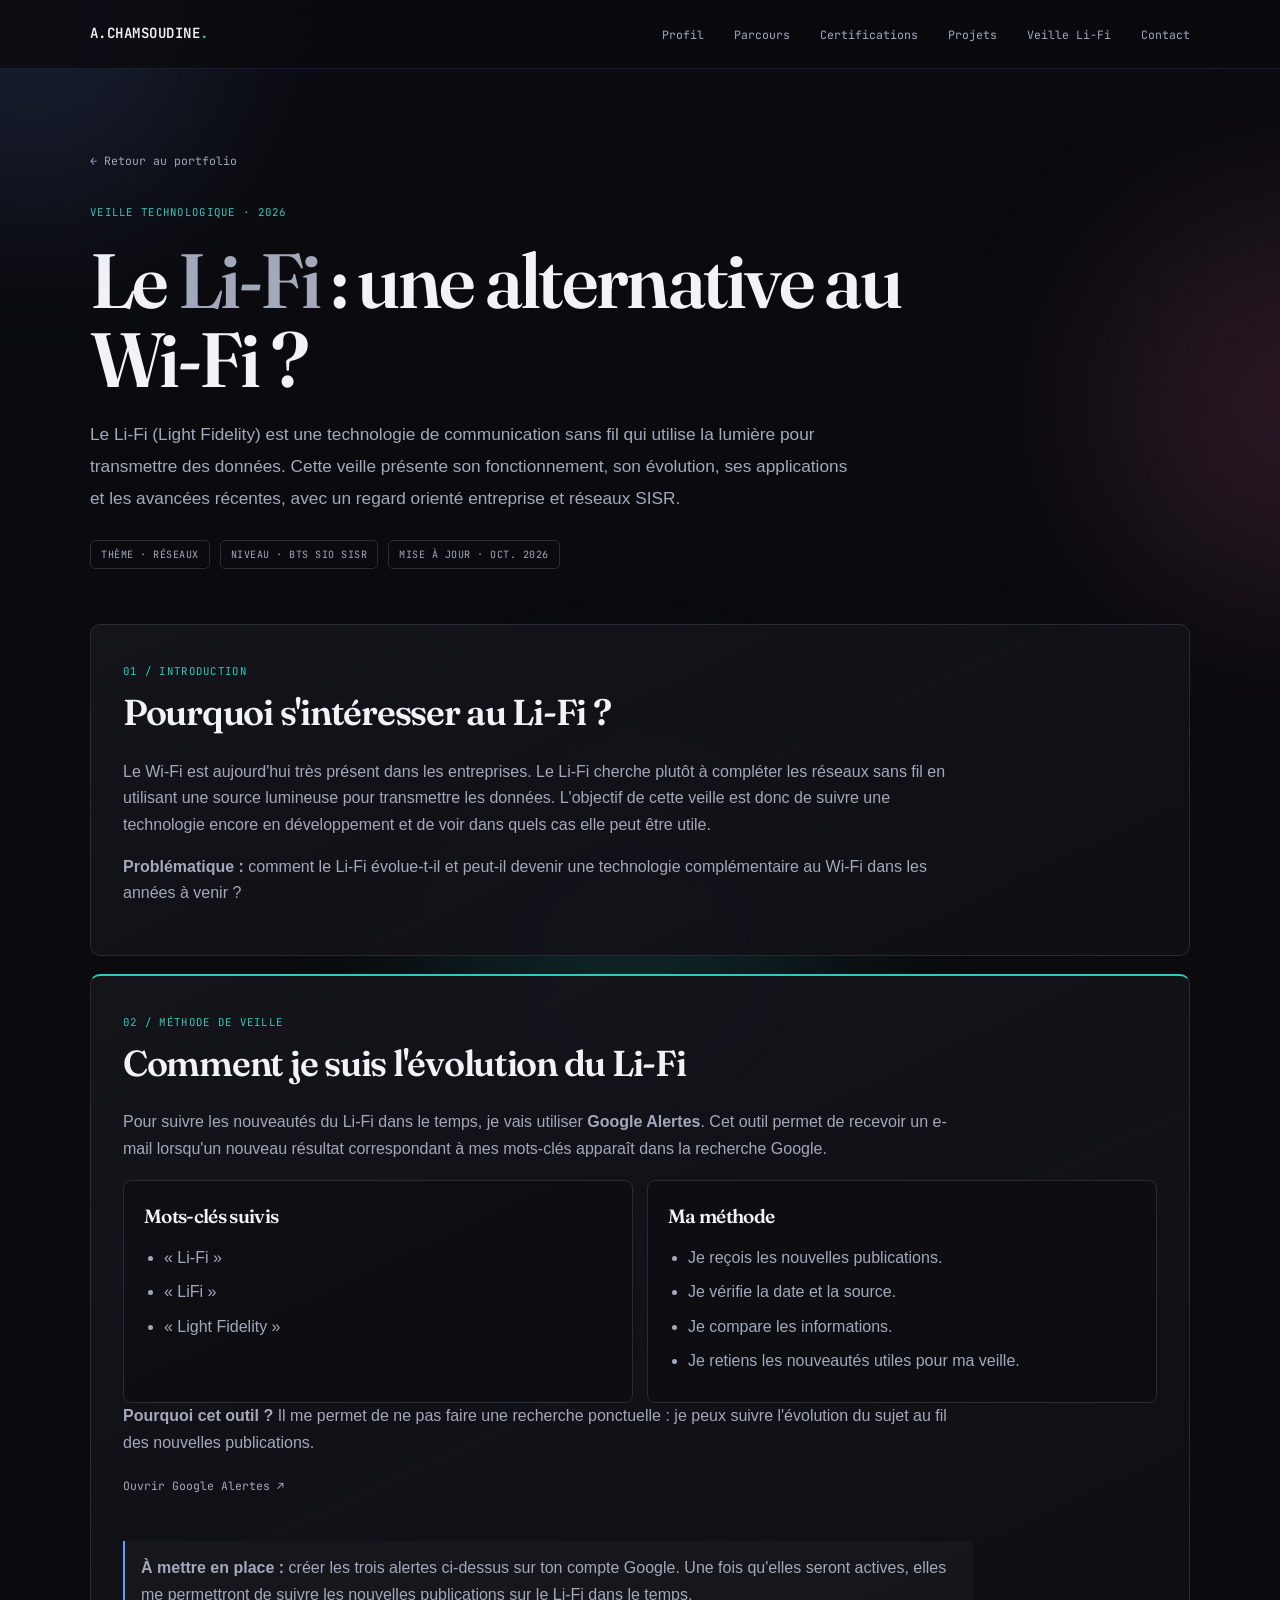
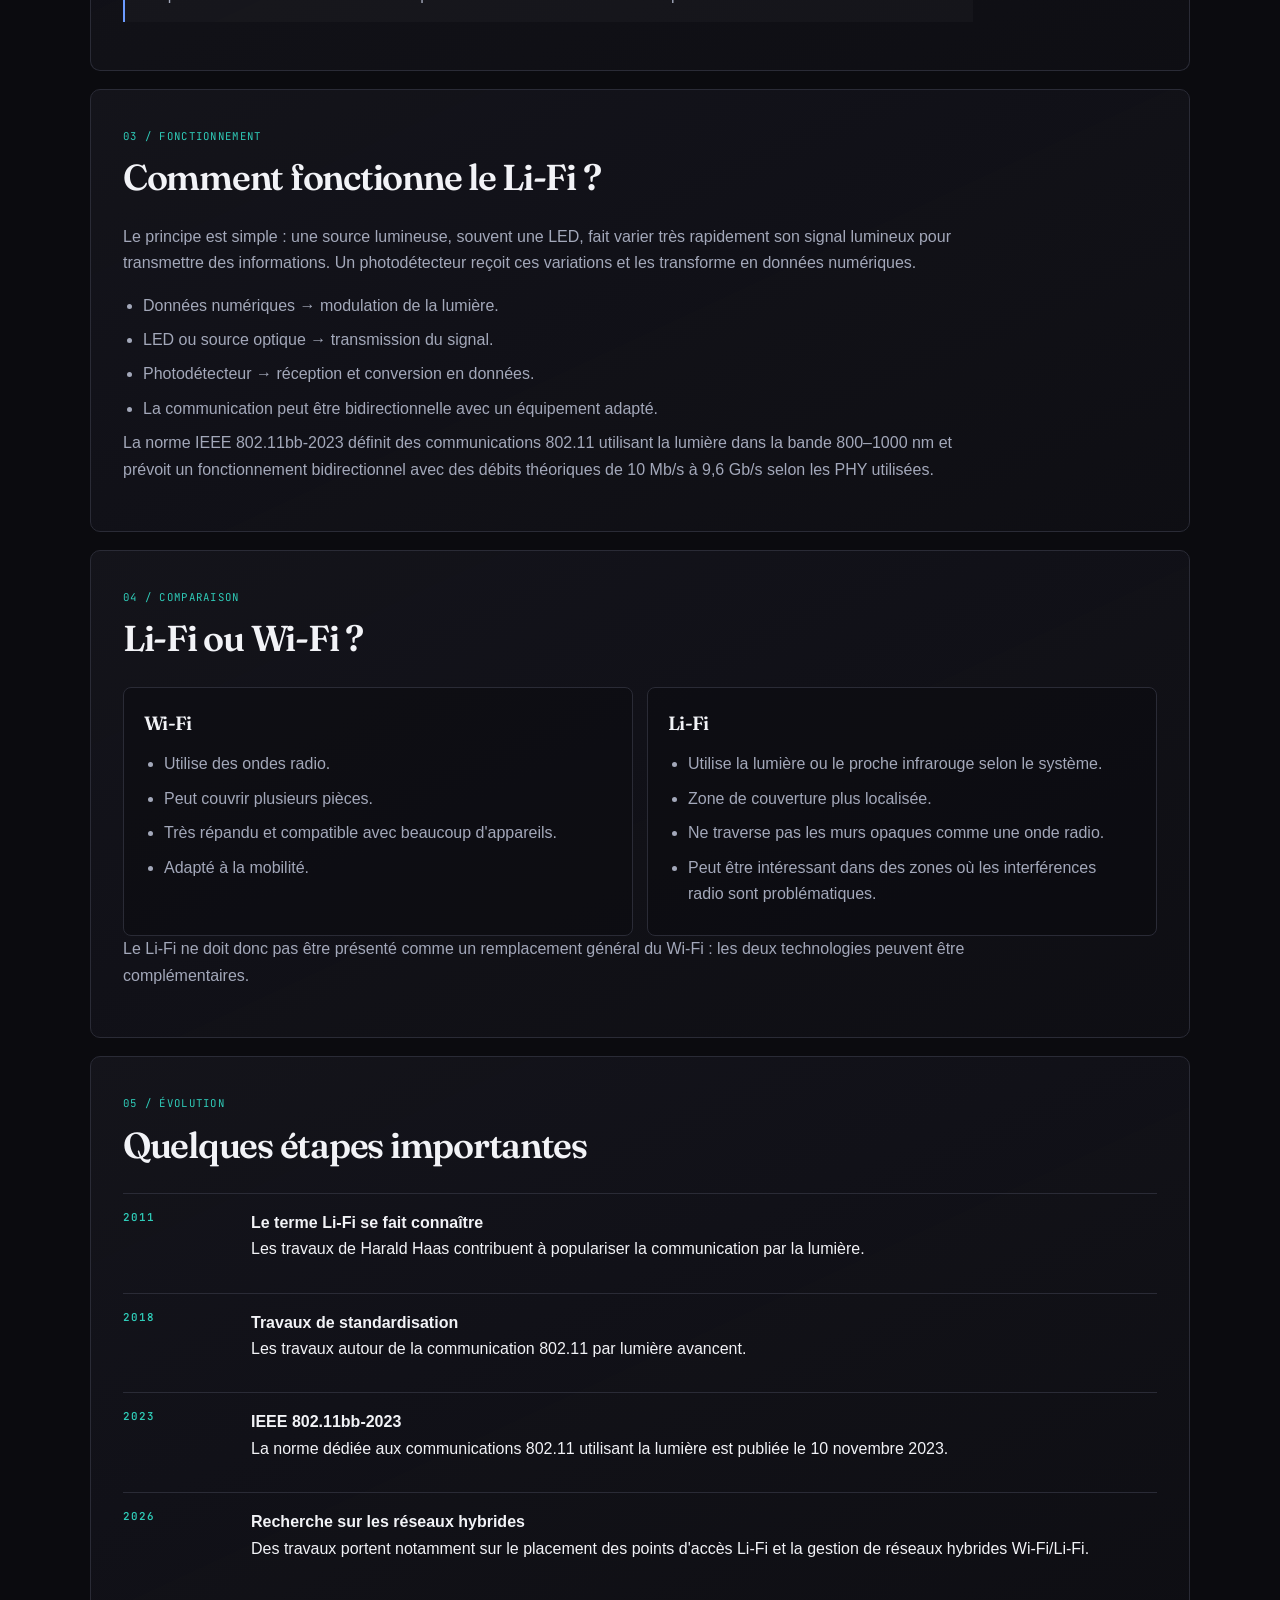
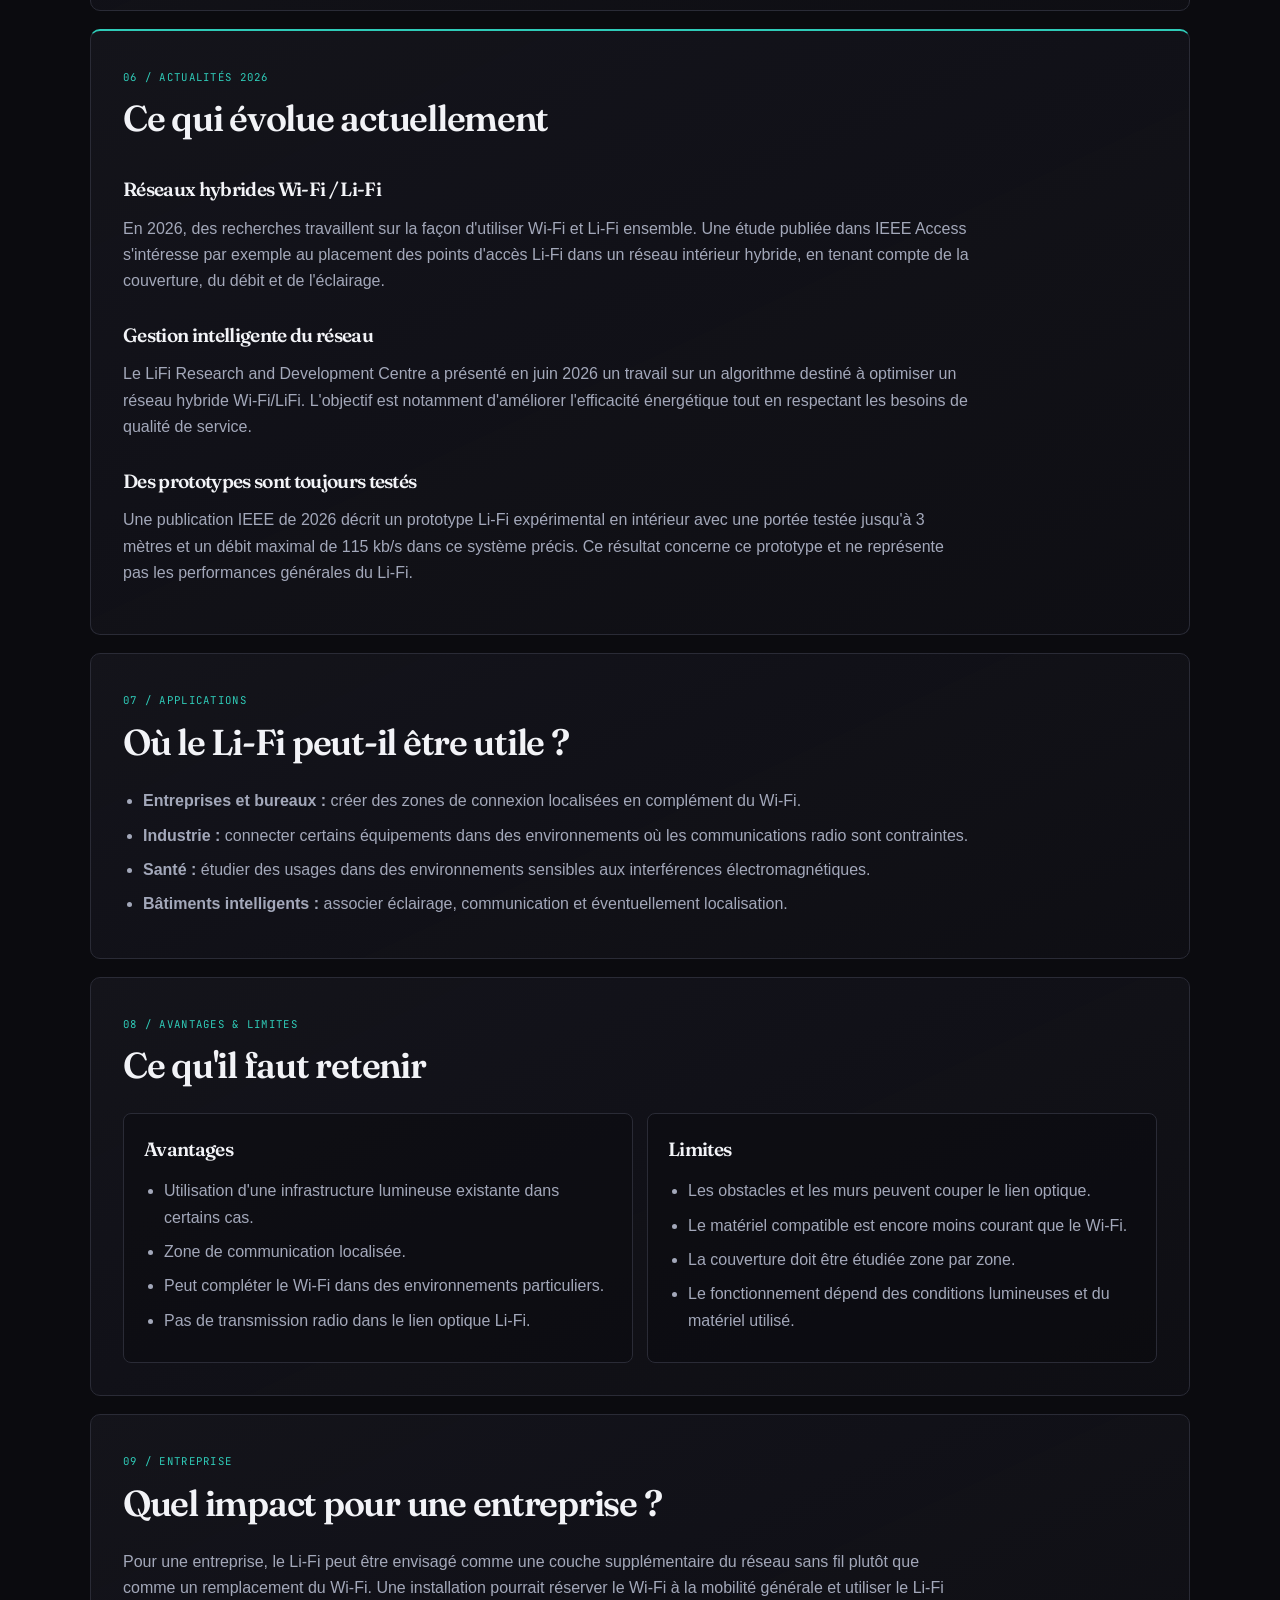
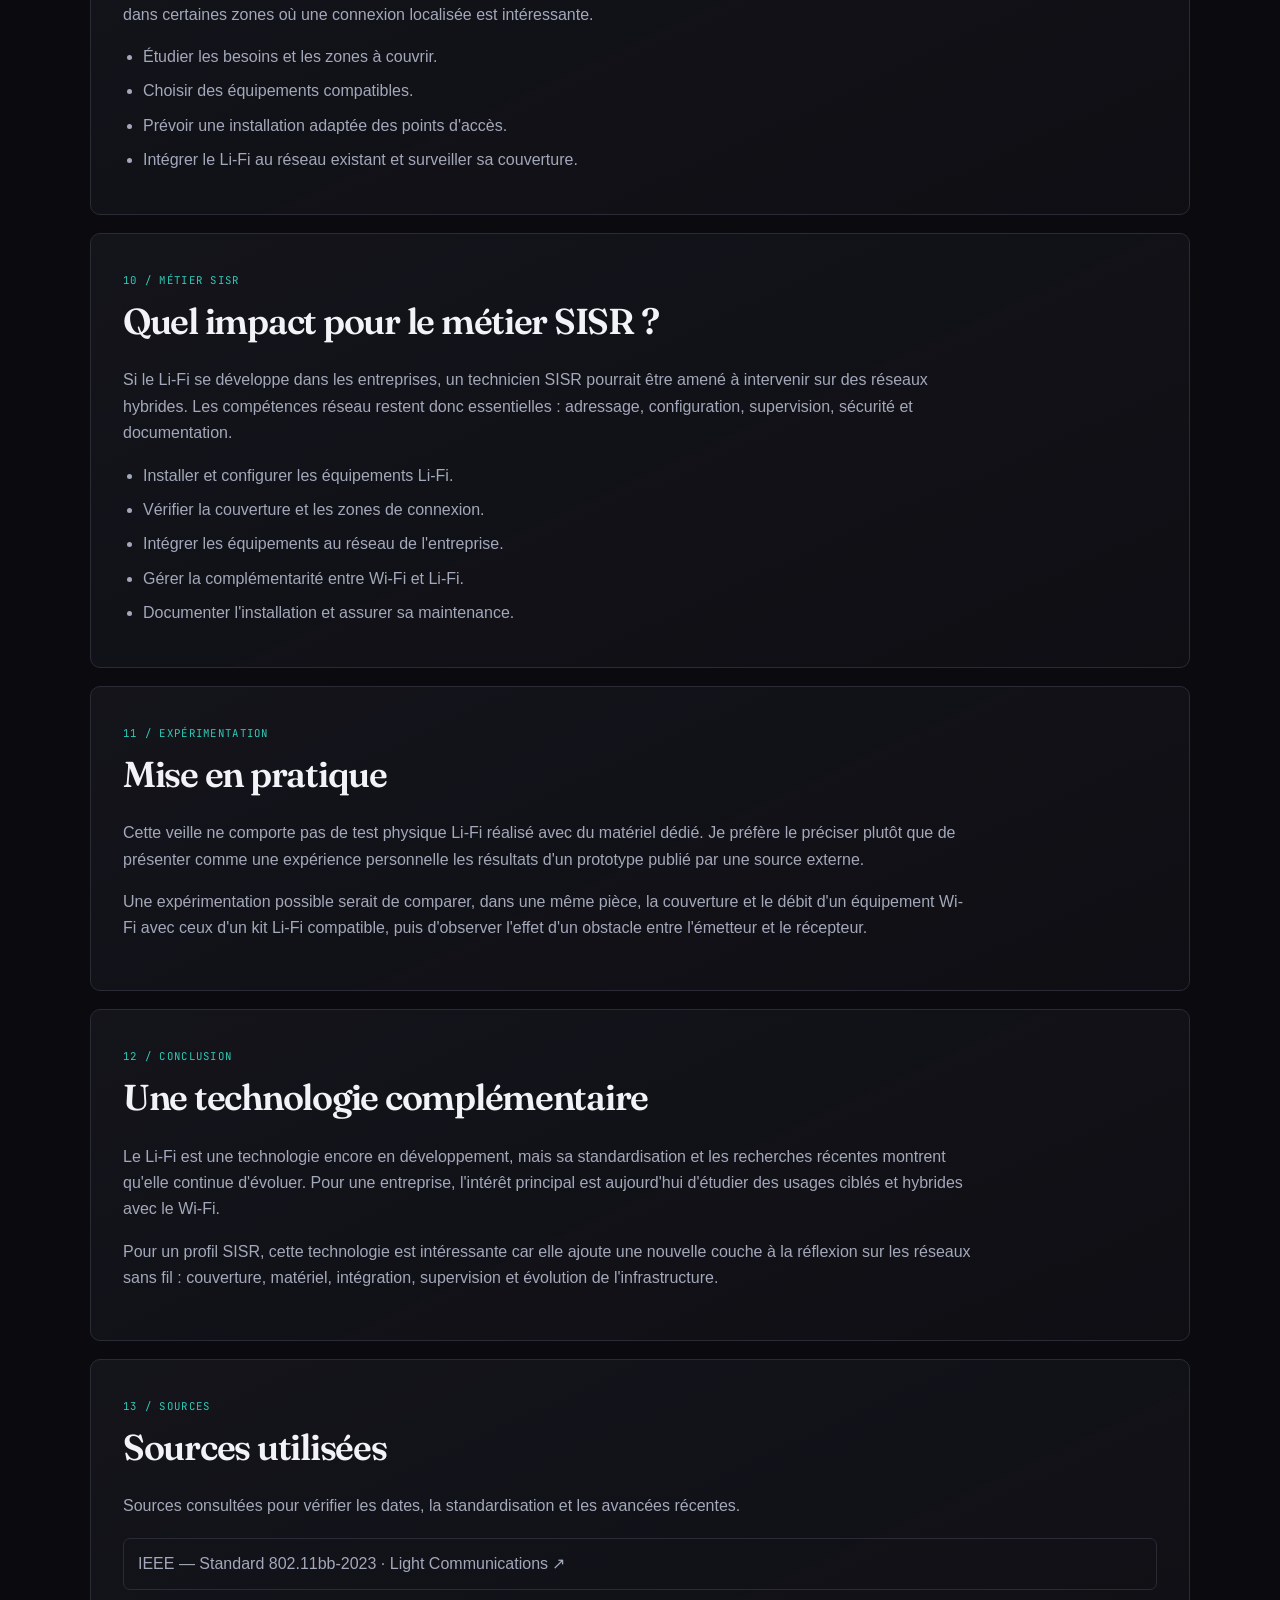
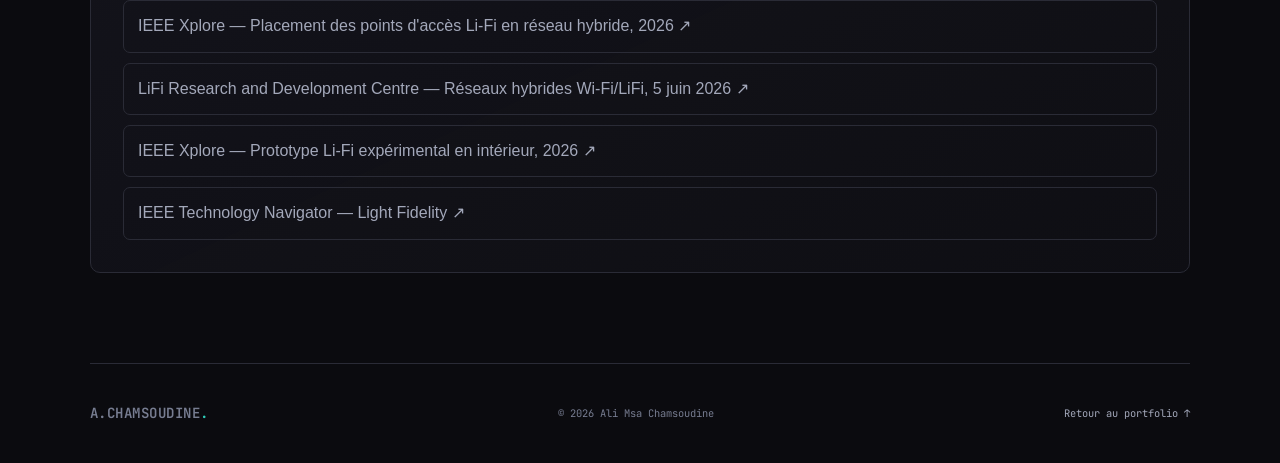
<file: veille-lifi.html.html>
<!DOCTYPE html>
<html lang="fr">
<head>
  <meta charset="UTF-8">
  <meta name="viewport" content="width=device-width, initial-scale=1, viewport-fit=cover">
  <meta name="description" content="Veille technologique sur le Li-Fi : fonctionnement, évolution, actualités, applications et impact pour une entreprise et le métier SISR.">
  <title>Veille technologique — Li-Fi | Ali Msa Chamsoudine</title>
  <link rel="preconnect" href="https://fonts.googleapis.com">
  <link rel="preconnect" href="https://fonts.gstatic.com" crossorigin>
  <link href="https://fonts.googleapis.com/css2?family=Fraunces:opsz,wght@9..144,400;9..144,600;9..144,700&family=JetBrains+Mono:wght@400;500;600&display=swap" rel="stylesheet">
  <link rel="stylesheet" href="style.css">
  <style>
    .watch-page { padding: 78px 0 90px; }
    .watch-header { max-width: 820px; padding-bottom: 55px; }
    .watch-header h1 { margin: 18px 0 20px; font-size: clamp(2.8rem, 6vw, 5.4rem); line-height: 1.02; }
    .watch-header h1 span { color: var(--ink-soft); }
    .watch-lead { max-width: 760px; color: var(--ink-soft); font-size: 1.08rem; line-height: 1.85; }
    .watch-meta { display:flex; flex-wrap:wrap; gap:10px; margin-top:25px; }
    .watch-meta span { padding:7px 10px; border:1px solid var(--line); border-radius:5px; color:var(--ink-soft); font:0.63rem "JetBrains Mono",monospace; letter-spacing:.05em; }
    .watch-grid { display:grid; gap:18px; }
    .watch-section { padding:32px; border:1px solid var(--line); border-radius:10px; background:linear-gradient(155deg, rgba(21,21,28,.95), rgba(15,15,21,.88)); }
    .watch-section h2 { margin-bottom:16px; font-size:clamp(1.55rem,3vw,2.25rem); }
    .watch-section h3 { margin:25px 0 10px; font-size:1.2rem; }
    .watch-section p { color:var(--ink-soft); max-width:850px; }
    .watch-section ul { margin:12px 0 0; padding-left:20px; color:var(--ink-soft); }
    .watch-section li { margin:8px 0; }
    .compare { display:grid; grid-template-columns:repeat(2,minmax(0,1fr)); gap:14px; margin-top:18px; }
    .compare-card { padding:20px; border:1px solid var(--line); border-radius:8px; background:rgba(11,11,15,.45); }
    .compare-card h3 { margin:0 0 10px; color:var(--ink); }
    .timeline-watch { display:grid; gap:14px; margin-top:18px; }
    .watch-event { display:grid; grid-template-columns:110px 1fr; gap:18px; padding:16px 0; border-top:1px solid var(--line); }
    .watch-event .year { color:var(--ochre); font:600 .68rem "JetBrains Mono",monospace; letter-spacing:.08em; }
    .watch-event strong { color:var(--ink); }
    .source-list { display:grid; gap:10px; margin-top:18px; }
    .source-list a { color:var(--ink-soft); text-decoration:none; padding:12px 14px; border:1px solid var(--line); border-radius:7px; }
    .source-list a:hover { color:var(--teal); border-color:var(--teal); }
    .back-link { display:inline-flex; margin-bottom:30px; color:var(--ink-soft); font:0.72rem "JetBrains Mono",monospace; text-decoration:none; }
    .back-link:hover { color:var(--teal); }
    .watch-highlight { border-top:2px solid var(--ochre); }
    .watch-note { margin-top:18px; padding:14px 16px; border-left:2px solid var(--teal); background:rgba(255,255,255,.025); }
    @media (max-width:620px) {
      .watch-page { padding:55px 0 65px; }
      .watch-section { padding:22px; }
      .compare { grid-template-columns:1fr; }
      .watch-event { grid-template-columns:1fr; gap:5px; }
    }
  </style>
</head>
<body>
  <div class="ambient ambient-blue" aria-hidden="true"></div>
  <div class="ambient ambient-pink" aria-hidden="true"></div>
  <div class="ambient ambient-teal" aria-hidden="true"></div>

  <nav class="site-nav" aria-label="Navigation principale">
    <div class="nav-inner">
      <a class="brand" href="index.html" aria-label="Retour au portfolio">A.CHAMSOUDINE<span>.</span></a>
      <ul class="nav-links">
        <li><a href="index.html#about">Profil</a></li>
        <li><a href="index.html#parcours">Parcours</a></li>
        <li><a href="index.html#certifs">Certifications</a></li>
        <li><a href="index.html#projects">Projets</a></li>
        <li><a href="veille-lifi.html">Veille Li-Fi</a></li>
        <li><a href="index.html#contact">Contact</a></li>
      </ul>
    </div>
  </nav>

  <main class="wrap watch-page">
    <a class="back-link" href="index.html">← Retour au portfolio</a>

    <header class="watch-header">
      <span class="section-index">VEILLE TECHNOLOGIQUE · 2026</span>
      <h1>Le <span>Li-Fi</span> : une alternative au Wi-Fi ?</h1>
      <p class="watch-lead">
        Le Li-Fi (Light Fidelity) est une technologie de communication sans fil qui utilise la lumière pour transmettre des données.
        Cette veille présente son fonctionnement, son évolution, ses applications et les avancées récentes, avec un regard orienté entreprise et réseaux SISR.
      </p>
      <div class="watch-meta">
        <span>THÈME · RÉSEAUX</span>
        <span>NIVEAU · BTS SIO SISR</span>
        <span>MISE À JOUR · OCT. 2026</span>
      </div>
    </header>

    <div class="watch-grid">
      <section class="watch-section reveal">
        <span class="section-index">01 / INTRODUCTION</span>
        <h2>Pourquoi s'intéresser au Li-Fi ?</h2>
        <p>
          Le Wi-Fi est aujourd'hui très présent dans les entreprises. Le Li-Fi cherche plutôt à compléter les réseaux sans fil en utilisant une source lumineuse pour transmettre les données.
          L'objectif de cette veille est donc de suivre une technologie encore en développement et de voir dans quels cas elle peut être utile.
        </p>
        <p>
          <strong>Problématique :</strong> comment le Li-Fi évolue-t-il et peut-il devenir une technologie complémentaire au Wi-Fi dans les années à venir ?
        </p>
      </section>

      <section class="watch-section watch-highlight reveal">
        <span class="section-index">02 / MÉTHODE DE VEILLE</span>
        <h2>Comment je suis l'évolution du Li-Fi</h2>
        <p>
          Pour suivre les nouveautés du Li-Fi dans le temps, je vais utiliser <strong>Google Alertes</strong>.
          Cet outil permet de recevoir un e-mail lorsqu'un nouveau résultat correspondant à mes mots-clés apparaît dans la recherche Google.
        </p>
        <div class="compare">
          <div class="compare-card">
            <h3>Mots-clés suivis</h3>
            <ul>
              <li>« Li-Fi »</li>
              <li>« LiFi »</li>
              <li>« Light Fidelity »</li>
            </ul>
          </div>
          <div class="compare-card">
            <h3>Ma méthode</h3>
            <ul>
              <li>Je reçois les nouvelles publications.</li>
              <li>Je vérifie la date et la source.</li>
              <li>Je compare les informations.</li>
              <li>Je retiens les nouveautés utiles pour ma veille.</li>
            </ul>
          </div>
        </div>
        <p>
          <strong>Pourquoi cet outil ?</strong> Il me permet de ne pas faire une recherche ponctuelle : je peux suivre l'évolution du sujet au fil des nouvelles publications.
        </p>
        <p>
          <a class="back-link" href="https://www.google.com/alerts" target="_blank" rel="noopener">Ouvrir Google Alertes ↗</a>
        </p>
        <p class="watch-note"><strong>À mettre en place :</strong> créer les trois alertes ci-dessus sur ton compte Google. Une fois qu'elles seront actives, elles me permettront de suivre les nouvelles publications sur le Li-Fi dans le temps.</p>
      </section>

      <section class="watch-section reveal">
        <span class="section-index">03 / FONCTIONNEMENT</span>
        <h2>Comment fonctionne le Li-Fi ?</h2>
        <p>
          Le principe est simple : une source lumineuse, souvent une LED, fait varier très rapidement son signal lumineux pour transmettre des informations.
          Un photodétecteur reçoit ces variations et les transforme en données numériques.
        </p>
        <ul>
          <li>Données numériques → modulation de la lumière.</li>
          <li>LED ou source optique → transmission du signal.</li>
          <li>Photodétecteur → réception et conversion en données.</li>
          <li>La communication peut être bidirectionnelle avec un équipement adapté.</li>
        </ul>
        <p>
          La norme IEEE 802.11bb-2023 définit des communications 802.11 utilisant la lumière dans la bande 800–1000 nm et prévoit un fonctionnement bidirectionnel avec des débits théoriques de 10 Mb/s à 9,6 Gb/s selon les PHY utilisées.
        </p>
      </section>

      <section class="watch-section reveal">
        <span class="section-index">04 / COMPARAISON</span>
        <h2>Li-Fi ou Wi-Fi ?</h2>
        <div class="compare">
          <div class="compare-card">
            <h3>Wi-Fi</h3>
            <ul>
              <li>Utilise des ondes radio.</li>
              <li>Peut couvrir plusieurs pièces.</li>
              <li>Très répandu et compatible avec beaucoup d'appareils.</li>
              <li>Adapté à la mobilité.</li>
            </ul>
          </div>
          <div class="compare-card">
            <h3>Li-Fi</h3>
            <ul>
              <li>Utilise la lumière ou le proche infrarouge selon le système.</li>
              <li>Zone de couverture plus localisée.</li>
              <li>Ne traverse pas les murs opaques comme une onde radio.</li>
              <li>Peut être intéressant dans des zones où les interférences radio sont problématiques.</li>
            </ul>
          </div>
        </div>
        <p>Le Li-Fi ne doit donc pas être présenté comme un remplacement général du Wi-Fi : les deux technologies peuvent être complémentaires.</p>
      </section>

      <section class="watch-section reveal">
        <span class="section-index">05 / ÉVOLUTION</span>
        <h2>Quelques étapes importantes</h2>
        <div class="timeline-watch">
          <div class="watch-event"><span class="year">2011</span><div><strong>Le terme Li-Fi se fait connaître</strong><br><span>Les travaux de Harald Haas contribuent à populariser la communication par la lumière.</span></div></div>
          <div class="watch-event"><span class="year">2018</span><div><strong>Travaux de standardisation</strong><br><span>Les travaux autour de la communication 802.11 par lumière avancent.</span></div></div>
          <div class="watch-event"><span class="year">2023</span><div><strong>IEEE 802.11bb-2023</strong><br><span>La norme dédiée aux communications 802.11 utilisant la lumière est publiée le 10 novembre 2023.</span></div></div>
          <div class="watch-event"><span class="year">2026</span><div><strong>Recherche sur les réseaux hybrides</strong><br><span>Des travaux portent notamment sur le placement des points d'accès Li-Fi et la gestion de réseaux hybrides Wi-Fi/Li-Fi.</span></div></div>
        </div>
      </section>

      <section class="watch-section watch-highlight reveal">
        <span class="section-index">06 / ACTUALITÉS 2026</span>
        <h2>Ce qui évolue actuellement</h2>
        <h3>Réseaux hybrides Wi-Fi / Li-Fi</h3>
        <p>
          En 2026, des recherches travaillent sur la façon d'utiliser Wi-Fi et Li-Fi ensemble. Une étude publiée dans IEEE Access s'intéresse par exemple au placement des points d'accès Li-Fi dans un réseau intérieur hybride, en tenant compte de la couverture, du débit et de l'éclairage.
        </p>
        <h3>Gestion intelligente du réseau</h3>
        <p>
          Le LiFi Research and Development Centre a présenté en juin 2026 un travail sur un algorithme destiné à optimiser un réseau hybride Wi-Fi/LiFi. L'objectif est notamment d'améliorer l'efficacité énergétique tout en respectant les besoins de qualité de service.
        </p>
        <h3>Des prototypes sont toujours testés</h3>
        <p>
          Une publication IEEE de 2026 décrit un prototype Li-Fi expérimental en intérieur avec une portée testée jusqu'à 3 mètres et un débit maximal de 115 kb/s dans ce système précis. Ce résultat concerne ce prototype et ne représente pas les performances générales du Li-Fi.
        </p>
      </section>

      <section class="watch-section reveal">
        <span class="section-index">07 / APPLICATIONS</span>
        <h2>Où le Li-Fi peut-il être utile ?</h2>
        <ul>
          <li><strong>Entreprises et bureaux :</strong> créer des zones de connexion localisées en complément du Wi-Fi.</li>
          <li><strong>Industrie :</strong> connecter certains équipements dans des environnements où les communications radio sont contraintes.</li>
          <li><strong>Santé :</strong> étudier des usages dans des environnements sensibles aux interférences électromagnétiques.</li>
          <li><strong>Bâtiments intelligents :</strong> associer éclairage, communication et éventuellement localisation.</li>
        </ul>
      </section>

      <section class="watch-section reveal">
        <span class="section-index">08 / AVANTAGES & LIMITES</span>
        <h2>Ce qu'il faut retenir</h2>
        <div class="compare">
          <div class="compare-card">
            <h3>Avantages</h3>
            <ul>
              <li>Utilisation d'une infrastructure lumineuse existante dans certains cas.</li>
              <li>Zone de communication localisée.</li>
              <li>Peut compléter le Wi-Fi dans des environnements particuliers.</li>
              <li>Pas de transmission radio dans le lien optique Li-Fi.</li>
            </ul>
          </div>
          <div class="compare-card">
            <h3>Limites</h3>
            <ul>
              <li>Les obstacles et les murs peuvent couper le lien optique.</li>
              <li>Le matériel compatible est encore moins courant que le Wi-Fi.</li>
              <li>La couverture doit être étudiée zone par zone.</li>
              <li>Le fonctionnement dépend des conditions lumineuses et du matériel utilisé.</li>
            </ul>
          </div>
        </div>
      </section>

      <section class="watch-section reveal">
        <span class="section-index">09 / ENTREPRISE</span>
        <h2>Quel impact pour une entreprise ?</h2>
        <p>
          Pour une entreprise, le Li-Fi peut être envisagé comme une couche supplémentaire du réseau sans fil plutôt que comme un remplacement du Wi-Fi.
          Une installation pourrait réserver le Wi-Fi à la mobilité générale et utiliser le Li-Fi dans certaines zones où une connexion localisée est intéressante.
        </p>
        <ul>
          <li>Étudier les besoins et les zones à couvrir.</li>
          <li>Choisir des équipements compatibles.</li>
          <li>Prévoir une installation adaptée des points d'accès.</li>
          <li>Intégrer le Li-Fi au réseau existant et surveiller sa couverture.</li>
        </ul>
      </section>

      <section class="watch-section reveal">
        <span class="section-index">10 / MÉTIER SISR</span>
        <h2>Quel impact pour le métier SISR ?</h2>
        <p>
          Si le Li-Fi se développe dans les entreprises, un technicien SISR pourrait être amené à intervenir sur des réseaux hybrides. Les compétences réseau restent donc essentielles : adressage, configuration, supervision, sécurité et documentation.
        </p>
        <ul>
          <li>Installer et configurer les équipements Li-Fi.</li>
          <li>Vérifier la couverture et les zones de connexion.</li>
          <li>Intégrer les équipements au réseau de l'entreprise.</li>
          <li>Gérer la complémentarité entre Wi-Fi et Li-Fi.</li>
          <li>Documenter l'installation et assurer sa maintenance.</li>
        </ul>
      </section>

      <section class="watch-section reveal">
        <span class="section-index">11 / EXPÉRIMENTATION</span>
        <h2>Mise en pratique</h2>
        <p>
          Cette veille ne comporte pas de test physique Li-Fi réalisé avec du matériel dédié. Je préfère le préciser plutôt que de présenter comme une expérience personnelle les résultats d'un prototype publié par une source externe.
        </p>
        <p>
          Une expérimentation possible serait de comparer, dans une même pièce, la couverture et le débit d'un équipement Wi-Fi avec ceux d'un kit Li-Fi compatible, puis d'observer l'effet d'un obstacle entre l'émetteur et le récepteur.
        </p>
      </section>

      <section class="watch-section reveal">
        <span class="section-index">12 / CONCLUSION</span>
        <h2>Une technologie complémentaire</h2>
        <p>
          Le Li-Fi est une technologie encore en développement, mais sa standardisation et les recherches récentes montrent qu'elle continue d'évoluer.
          Pour une entreprise, l'intérêt principal est aujourd'hui d'étudier des usages ciblés et hybrides avec le Wi-Fi.
        </p>
        <p>
          Pour un profil SISR, cette technologie est intéressante car elle ajoute une nouvelle couche à la réflexion sur les réseaux sans fil : couverture, matériel, intégration, supervision et évolution de l'infrastructure.
        </p>
      </section>

      <section class="watch-section reveal">
        <span class="section-index">13 / SOURCES</span>
        <h2>Sources utilisées</h2>
        <p>Sources consultées pour vérifier les dates, la standardisation et les avancées récentes.</p>
        <div class="source-list">
          <a href="https://standards.ieee.org/ieee/802.11bb/10823/" target="_blank" rel="noopener">IEEE — Standard 802.11bb-2023 · Light Communications ↗</a>
          <a href="https://ieeexplore.ieee.org/abstract/document/11557150" target="_blank" rel="noopener">IEEE Xplore — Placement des points d'accès Li-Fi en réseau hybride, 2026 ↗</a>
          <a href="https://www.lifi-centre.com/new-predict-and-optimise-algorithm-for-hybrid-wi-fi-lifi-network-slicing/" target="_blank" rel="noopener">LiFi Research and Development Centre — Réseaux hybrides Wi-Fi/LiFi, 5 juin 2026 ↗</a>
          <a href="https://ieeexplore.ieee.org/abstract/document/11570585" target="_blank" rel="noopener">IEEE Xplore — Prototype Li-Fi expérimental en intérieur, 2026 ↗</a>
          <a href="https://technav.ieee.org/topic/light-fidelity/" target="_blank" rel="noopener">IEEE Technology Navigator — Light Fidelity ↗</a>
        </div>
      </section>
    </div>
  </main>

  <footer class="site-footer wrap">
    <a class="footer-brand" href="index.html">A.CHAMSOUDINE<span>.</span></a>
    <span>© 2026 Ali Msa Chamsoudine</span>
    <a href="index.html">Retour au portfolio ↑</a>
  </footer>

  <script>
    if ("IntersectionObserver" in window) {
      const revealObserver = new IntersectionObserver((entries, observer) => {
        entries.forEach((entry) => {
          if (entry.isIntersecting) {
            entry.target.classList.add("is-visible");
            observer.unobserve(entry.target);
          }
        });
      }, { threshold: 0.12 });
      document.querySelectorAll(".reveal").forEach((section) => revealObserver.observe(section));
    } else {
      document.querySelectorAll(".reveal").forEach((section) => section.classList.add("is-visible"));
    }
  </script>
</body>
</html>
</file>
<file: style.css>
/* =========================================
   PORTFOLIO — Ali Msa Chamsoudine
   Styles séparés du HTML
   ========================================= */

:root {
  --paper: #0B0B0F;
  --paper-2: #15151C;
  --paper-3: #1B1C25;
  --ink: #F2F3F7;
  --ink-soft: #A3A8BA;
  --teal: #6C9BFF;
  --ochre: #2FCBB8;
  --accent2: #F26FA5;
  --line: #2A2B36;
  --radius: 8px;
  --nav-h: 68px;
  --content-width: 1100px;
}

* {
  box-sizing: border-box;
}

html {
  scroll-behavior: smooth;
  scroll-padding-top: calc(var(--nav-h) + 20px);
  background: var(--paper);
}

body {
  margin: 0;
  min-width: 320px;
  overflow-x: hidden;
  background: var(--paper);
  color: var(--ink);
  font-family: -apple-system, BlinkMacSystemFont, "Segoe UI", Helvetica, Arial, sans-serif;
  line-height: 1.65;
  -webkit-font-smoothing: antialiased;
}

::selection {
  background: var(--teal);
  color: var(--paper);
}

a {
  color: inherit;
}

button,
a {
  -webkit-tap-highlight-color: transparent;
}

a:focus-visible {
  outline: 2px solid var(--teal);
  outline-offset: 4px;
}

.mono,
.brand,
.eyebrow,
.section-index,
.item-date,
.column-title,
.tag-list,
.project-status,
.card-number,
.contact-label,
.hero-meta {
  font-family: "JetBrains Mono", monospace;
}

h1,
h2,
h3,
h4,
p {
  margin-top: 0;
}

h1,
h2,
h3,
h4 {
  font-family: "Fraunces", Georgia, serif;
  font-weight: 600;
  letter-spacing: -0.035em;
}

.wrap {
  width: min(var(--content-width), calc(100% - 48px));
  margin-inline: auto;
}

.ambient {
  position: fixed;
  z-index: 0;
  width: 360px;
  height: 360px;
  border-radius: 50%;
  filter: blur(100px);
  opacity: 0.15;
  pointer-events: none;
  animation: ambient-drift 18s ease-in-out infinite alternate;
}

.ambient-blue {
  top: -160px;
  left: -150px;
  background: var(--teal);
}

.ambient-pink {
  top: 25%;
  right: -200px;
  background: var(--accent2);
  animation-delay: -6s;
}

.ambient-teal {
  bottom: -220px;
  left: 35%;
  background: var(--ochre);
  animation-delay: -11s;
}

@keyframes ambient-drift {
  from { transform: translate3d(0, 0, 0) scale(1); }
  to { transform: translate3d(35px, 25px, 0) scale(1.12); }
}

/* Navigation */

.site-nav {
  position: sticky;
  z-index: 20;
  top: 0;
  border-bottom: 1px solid rgba(42, 43, 54, 0.9);
  background: rgba(11, 11, 15, 0.86);
  backdrop-filter: blur(18px);
  -webkit-backdrop-filter: blur(18px);
}

.nav-inner {
  width: min(var(--content-width), calc(100% - 48px));
  min-height: var(--nav-h);
  margin-inline: auto;
  display: flex;
  align-items: center;
  justify-content: space-between;
  gap: 28px;
}

.brand,
.footer-brand {
  flex-shrink: 0;
  font-family: "JetBrains Mono", monospace;
  font-size: 0.88rem;
  font-weight: 600;
  letter-spacing: 0.035em;
  text-decoration: none;
}

.brand span,
.footer-brand span {
  color: var(--ochre);
}

.nav-links {
  display: flex;
  align-items: center;
  gap: clamp(14px, 2.5vw, 30px);
  margin: 0;
  padding: 0;
  list-style: none;
}

.nav-links a {
  position: relative;
  display: inline-block;
  padding: 8px 0;
  color: var(--ink-soft);
  font-family: "JetBrains Mono", monospace;
  font-size: 0.72rem;
  text-decoration: none;
  transition: color 180ms ease;
}

.nav-links a::after {
  position: absolute;
  right: 0;
  bottom: 3px;
  left: 0;
  height: 1px;
  background: var(--teal);
  content: "";
  transform: scaleX(0);
  transform-origin: left;
  transition: transform 220ms ease;
}

.nav-links a:hover {
  color: var(--ink);
}

.nav-links a:hover::after {
  transform: scaleX(1);
}

/* Hero */

.hero {
  position: relative;
  z-index: 1;
  min-height: 590px;
  display: grid;
  grid-template-columns: minmax(0, 760px);
  align-items: center;
  gap: 0;
  padding: 88px 0 94px;
}

.hero-copy {
  min-width: 0;
}

.eyebrow {
  display: flex;
  align-items: center;
  gap: 10px;
  margin-bottom: 24px;
  color: var(--ochre);
  font-size: 0.72rem;
  letter-spacing: 0.08em;
}

.status-dot {
  width: 7px;
  height: 7px;
  border-radius: 50%;
  background: var(--ochre);
  box-shadow: 0 0 14px rgba(47, 203, 184, 0.7);
}

.hero h1 {
  margin-bottom: 22px;
  font-size: clamp(3.2rem, 7vw, 6.1rem);
  line-height: 0.99;
  letter-spacing: -0.07em;
}

.hero h1 span {
  color: var(--ink-soft);
}

.hero-description {
  max-width: 560px;
  margin-bottom: 30px;
  color: var(--ink-soft);
  font-size: clamp(1rem, 1.4vw, 1.12rem);
  line-height: 1.8;
}

.hero-actions {
  display: flex;
  flex-wrap: wrap;
  gap: 12px;
}

.button {
  display: inline-flex;
  min-height: 46px;
  align-items: center;
  justify-content: center;
  gap: 18px;
  padding: 11px 17px;
  border: 1px solid var(--line);
  border-radius: var(--radius);
  font-family: "JetBrains Mono", monospace;
  font-size: 0.75rem;
  text-decoration: none;
  transition: transform 180ms ease, border-color 180ms ease, background 180ms ease, color 180ms ease;
}

.button:hover {
  transform: translateY(-3px);
}

.button-primary {
  border-color: var(--teal);
  background: var(--teal);
  color: var(--paper);
}

.button-primary:hover {
  border-color: #91B4FF;
  background: #91B4FF;
}

.button-secondary {
  color: var(--ink);
  background: rgba(21, 21, 28, 0.45);
}

.button-secondary:hover {
  border-color: var(--ochre);
  color: var(--ochre);
}

.hero-meta {
  display: flex;
  flex-wrap: wrap;
  gap: 22px;
  margin-top: 48px;
  color: #777D91;
  font-size: 0.64rem;
  letter-spacing: 0.07em;
}

/* Sections */

.section {
  position: relative;
  z-index: 1;
  padding: 86px 0;
  border-top: 1px solid var(--line);
  scroll-margin-top: calc(var(--nav-h) + 12px);
}

.section-heading {
  display: flex;
  flex-direction: column;
  align-items: flex-start;
  gap: 12px;
  margin-bottom: 38px;
}

.section-index {
  color: var(--ochre);
  font-size: 0.67rem;
  letter-spacing: 0.12em;
}

.section-heading h2,
.contact-copy h2 {
  margin-bottom: 0;
  font-size: clamp(2.25rem, 4.5vw, 3.8rem);
  line-height: 1.08;
}

.heading-period {
  color: var(--teal);
}

.section-intro {
  max-width: 620px;
  margin: -18px 0 30px;
  color: var(--ink-soft);
}

/* About and skills */

.about-layout {
  display: grid;
  grid-template-columns: minmax(0, 1.1fr) minmax(300px, 0.9fr);
  align-items: start;
  gap: clamp(32px, 6vw, 78px);
}

.about-copy p {
  color: var(--ink-soft);
}

.about-copy .lead {
  margin-bottom: 20px;
  color: var(--ink);
  font-size: 1.12rem;
  line-height: 1.85;
}

.text-link {
  display: inline-flex;
  align-items: center;
  gap: 12px;
  margin-top: 13px;
  padding-bottom: 5px;
  border-bottom: 1px solid var(--teal);
  color: var(--ink);
  font-family: "JetBrains Mono", monospace;
  font-size: 0.76rem;
  text-decoration: none;
  transition: color 180ms ease;
}

.text-link:hover {
  color: var(--teal);
}

.skills-panel {
  padding: 25px;
  border: 1px solid var(--line);
  border-radius: 10px;
  background: linear-gradient(145deg, rgba(21, 21, 28, 0.9), rgba(16, 16, 22, 0.7));
}

.panel-heading {
  display: flex;
  align-items: center;
  gap: 12px;
  margin-bottom: 22px;
}

.panel-symbol {
  display: grid;
  width: 32px;
  height: 32px;
  place-items: center;
  border: 1px solid rgba(108, 155, 255, 0.35);
  border-radius: 8px;
  color: var(--teal);
}

.panel-heading h3 {
  margin: 0;
  font-size: 1.15rem;
}

.skill-list {
  display: flex;
  flex-wrap: wrap;
  gap: 8px;
}

.skill-list span,
.tag-list span {
  padding: 7px 9px;
  border: 1px solid var(--line);
  border-radius: 5px;
  background: rgba(11, 11, 15, 0.55);
  color: var(--ink-soft);
  font-family: "JetBrains Mono", monospace;
  font-size: 0.66rem;
}

.panel-note,
.small-note {
  margin: 18px 0 0;
  color: #777D91;
  font-size: 0.76rem;
}

/* Timeline */

.timeline-layout {
  display: grid;
  grid-template-columns: 1fr 1fr;
  gap: clamp(30px, 6vw, 76px);
}

.column-title {
  margin-bottom: 28px;
  color: var(--ink-soft);
  font-size: 0.73rem;
  font-weight: 400;
  letter-spacing: 0.12em;
  text-transform: uppercase;
}

.timeline-item {
  position: relative;
  margin-left: 5px;
  padding: 0 0 30px 25px;
  border-left: 1px solid var(--line);
}

.timeline-item:last-child {
  padding-bottom: 0;
}

.timeline-marker {
  position: absolute;
  top: 4px;
  left: -5px;
  width: 9px;
  height: 9px;
  border: 2px solid var(--ochre);
  border-radius: 50%;
  background: var(--paper);
  box-shadow: 0 0 12px rgba(47, 203, 184, 0.12);
}

.item-date {
  margin-bottom: 8px;
  color: var(--teal);
  font-size: 0.65rem;
  letter-spacing: 0.06em;
}

.timeline-item h4 {
  margin-bottom: 5px;
  font-size: 1.2rem;
}

.item-place {
  margin-bottom: 11px;
  color: var(--ochre);
  font-size: 0.82rem;
}

.item-description {
  margin-bottom: 0;
  color: var(--ink-soft);
  font-size: 0.88rem;
}

/* Certifications */

.certification-grid {
  display: grid;
  grid-template-columns: repeat(3, minmax(0, 1fr));
  gap: 14px;
}

.certification-card {
  position: relative;
  display: flex;
  min-height: 140px;
  flex-direction: column;
  justify-content: space-between;
  gap: 22px;
  padding: 20px;
  border: 1px solid var(--line);
  border-radius: 9px;
  background: rgba(21, 21, 28, 0.68);
  text-decoration: none;
  transition: transform 200ms ease, border-color 200ms ease, background 200ms ease;
}

.certification-card:hover {
  transform: translateY(-4px);
  border-color: var(--teal);
  background: rgba(21, 21, 28, 0.95);
}

.card-number {
  color: var(--ochre);
  font-size: 0.64rem;
  letter-spacing: 0.1em;
}

.certification-name {
  padding-right: 18px;
  font-family: "Fraunces", Georgia, serif;
  font-size: 1.15rem;
}

.card-arrow {
  position: absolute;
  right: 18px;
  bottom: 19px;
  color: var(--teal);
}

/* Projects */

.project-grid {
  display: grid;
  grid-template-columns: repeat(2, minmax(0, 1fr));
  gap: 18px;
}

.project-card {
  display: flex;
  min-width: 0;
  flex-direction: column;
  align-items: flex-start;
  padding: clamp(22px, 3vw, 32px);
  border: 1px solid var(--line);
  border-radius: 10px;
  background: linear-gradient(155deg, rgba(21, 21, 28, 0.95), rgba(15, 15, 21, 0.88));
  transition: transform 220ms ease, border-color 220ms ease;
}

.project-card:hover {
  transform: translateY(-5px);
  border-color: #414354;
}

.project-featured {
  border-top: 2px solid var(--ochre);
}

.project-topline {
  display: flex;
  width: 100%;
  align-items: center;
  justify-content: space-between;
  gap: 14px;
  margin-bottom: 26px;
}

.project-icon {
  display: grid;
  width: 42px;
  height: 42px;
  place-items: center;
  border: 1px solid var(--line);
  border-radius: 8px;
  color: var(--teal);
  font-family: "JetBrains Mono", monospace;
  font-size: 0.75rem;
}

.project-status {
  color: var(--ink-soft);
  font-size: 0.59rem;
  letter-spacing: 0.06em;
  text-align: right;
}

.project-card h3 {
  margin-bottom: 13px;
  font-size: clamp(1.45rem, 2.5vw, 1.8rem);
  line-height: 1.2;
}

.project-card > p {
  margin-bottom: 22px;
  color: var(--ink-soft);
  font-size: 0.9rem;
}

.tag-list {
  display: flex;
  flex-wrap: wrap;
  gap: 7px;
  margin-top: auto;
  margin-bottom: 23px;
}

.tag-list span {
  padding: 5px 7px;
  color: #9298AA;
  font-size: 0.58rem;
}

.project-link {
  display: inline-flex;
  align-items: center;
  gap: 10px;
  padding-bottom: 5px;
  border-bottom: 1px solid var(--line);
  color: var(--ink);
  font-family: "JetBrains Mono", monospace;
  font-size: 0.72rem;
  text-decoration: none;
}

a.project-link:hover {
  border-color: var(--teal);
  color: var(--teal);
}

.project-link-muted {
  color: #858A9B;
  border-bottom-style: dashed;
}

/* Contact */

.contact-section {
  display: grid;
  grid-template-columns: 0.9fr 1.1fr;
  align-items: center;
  gap: clamp(32px, 7vw, 90px);
}

.contact-copy h2 {
  margin-top: 17px;
}

.contact-copy p {
  max-width: 440px;
  margin: 20px 0 0;
  color: var(--ink-soft);
}

.contact-links {
  border-top: 1px solid var(--line);
}

.contact-link {
  display: grid;
  grid-template-columns: 85px minmax(0, 1fr) 20px;
  align-items: center;
  gap: 12px;
  padding: 21px 0;
  border-bottom: 1px solid var(--line);
  text-decoration: none;
  transition: color 180ms ease;
}

.contact-link:hover {
  color: var(--teal);
}

.contact-label {
  color: var(--ochre);
  font-size: 0.62rem;
  letter-spacing: 0.08em;
}

.contact-link > span:nth-child(2) {
  min-width: 0;
  overflow-wrap: anywhere;
  font-size: 0.9rem;
}

.contact-arrow {
  color: var(--ink-soft);
  text-align: right;
}

/* Footer */

.site-footer {
  position: relative;
  z-index: 1;
  display: flex;
  min-height: 100px;
  align-items: center;
  justify-content: space-between;
  gap: 18px;
  border-top: 1px solid var(--line);
  color: #777D91;
  font-family: "JetBrains Mono", monospace;
  font-size: 0.65rem;
}

.site-footer a:last-child {
  color: var(--ink-soft);
  text-decoration: none;
}

.site-footer a:last-child:hover {
  color: var(--teal);
}

/* Scroll reveal */

.reveal {
  opacity: 0;
  transform: translateY(22px);
  transition: opacity 650ms ease, transform 650ms ease;
}

.reveal.is-visible {
  opacity: 1;
  transform: translateY(0);
}

/* Responsive */

@media (max-width: 850px) {
  :root { --nav-h: 62px; }

  .nav-inner {
    align-items: flex-start;
    flex-direction: column;
    justify-content: center;
    gap: 2px;
    padding-top: 12px;
    padding-bottom: 9px;
  }

  .nav-links {
    width: 100%;
    gap: 20px;
    overflow-x: auto;
    scrollbar-width: none;
  }

  .nav-links::-webkit-scrollbar { display: none; }
  .nav-links li { flex-shrink: 0; }

  .hero {
    min-height: auto;
    grid-template-columns: 1fr;
    gap: 40px;
    padding: 70px 0;
  }

  .hero-copy { max-width: 720px; }
  .about-layout {
    grid-template-columns: 1fr;
  }

  .skills-panel { max-width: none; }
  .contact-section { grid-template-columns: 1fr; }
}

@media (max-width: 620px) {
  .wrap,
  .nav-inner {
    width: calc(100% - 34px);
  }

  .hero {
    padding: 54px 0 62px;
  }

  .hero h1 {
    font-size: clamp(3rem, 14vw, 4.8rem);
  }

  .hero-meta {
    margin-top: 32px;
    gap: 10px 18px;
  }

  .section {
    padding: 64px 0;
  }

  .section-heading {
    margin-bottom: 29px;
  }

  .timeline-layout,
  .project-grid,
  .certification-grid {
    grid-template-columns: 1fr;
  }

  .timeline-layout { gap: 42px; }
  .certification-card { min-height: 115px; }

  .contact-link {
    grid-template-columns: 65px minmax(0, 1fr) 16px;
    gap: 8px;
  }

  .contact-link > span:nth-child(2) {
    font-size: 0.78rem;
  }

  .site-footer {
    align-items: flex-start;
    flex-direction: column;
    justify-content: center;
    padding: 25px 0;
    gap: 12px;
  }
}

@media (prefers-reduced-motion: reduce) {
  *,
  *::before,
  *::after {
    scroll-behavior: auto !important;
    animation-duration: 0.01ms !important;
    animation-iteration-count: 1 !important;
    transition-duration: 0.01ms !important;
  }

  .reveal {
    opacity: 1;
    transform: none;
  }
}


/* =========================================
   FINITIONS VISUELLES — animations & détails
   ========================================= */

/* Fine grille discrète en arrière-plan */
body {
  isolation: isolate;
}

body::before {
  content: "";
  position: fixed;
  inset: 0;
  z-index: -1;
  pointer-events: none;
  opacity: 0.13;
  background-image:
    linear-gradient(rgba(108, 155, 255, 0.07) 1px, transparent 1px),
    linear-gradient(90deg, rgba(108, 155, 255, 0.07) 1px, transparent 1px);
  background-size: 48px 48px;
  mask-image: linear-gradient(to bottom, black, transparent 82%);
}

/* Navigation plus nette et légèrement vitrée */
.site-nav {
  background: rgba(11, 11, 15, 0.78);
  -webkit-backdrop-filter: blur(18px);
  backdrop-filter: blur(18px);
  border-bottom: 1px solid rgba(108, 155, 255, 0.12);
}

.nav-links a {
  transition: color 180ms ease, background 180ms ease;
}

.nav-links a:hover {
  color: var(--ink);
}

/* Entrée douce du contenu d'accueil */
.hero-copy {
  animation: hero-rise 760ms cubic-bezier(.2, .7, .2, 1) both;
}

@keyframes hero-rise {
  from { opacity: 0; transform: translateY(18px); }
  to { opacity: 1; transform: translateY(0); }
}

/* Titres : petit accent lumineux */
.section-heading h2 {
  text-wrap: balance;
  text-shadow: 0 0 34px rgba(108, 155, 255, 0.055);
}

.heading-period {
  text-shadow: 0 0 22px rgba(108, 155, 255, 0.32);
}

/* Cartes plus profondes, avec reflet subtil au survol */
.project-card,
.certification-card,
.skills-panel {
  position: relative;
  overflow: hidden;
  box-shadow: 0 12px 38px rgba(0, 0, 0, 0.12);
}

.project-card::before,
.certification-card::before,
.skills-panel::before {
  content: "";
  position: absolute;
  inset: 0;
  pointer-events: none;
  opacity: 0;
  background: radial-gradient(480px circle at var(--pointer-x, 50%) var(--pointer-y, 0%), rgba(108, 155, 255, 0.09), transparent 42%);
  transition: opacity 220ms ease;
}

.project-card:hover::before,
.certification-card:hover::before,
.skills-panel:hover::before {
  opacity: 1;
}

.project-card,
.certification-card {
  transition:
    transform 260ms cubic-bezier(.2, .7, .2, 1),
    border-color 260ms ease,
    background 260ms ease,
    box-shadow 260ms ease;
}

.project-card:hover,
.certification-card:hover {
  box-shadow: 0 18px 48px rgba(0, 0, 0, 0.28), 0 0 26px rgba(108, 155, 255, 0.055);
}

.project-featured {
  background:
    radial-gradient(ellipse at 100% 0%, rgba(47, 203, 184, 0.075), transparent 48%),
    linear-gradient(155deg, rgba(21, 21, 28, 0.97), rgba(15, 15, 21, 0.9));
}

.project-featured:hover {
  border-color: rgba(47, 203, 184, 0.65);
}

/* Les étiquettes réagissent légèrement au survol */
.tag-list span,
.skill-list span {
  transition: color 180ms ease, border-color 180ms ease, background 180ms ease, transform 180ms ease;
}

.tag-list span:hover,
.skill-list span:hover {
  color: var(--ink);
  border-color: rgba(108, 155, 255, 0.55);
  background: rgba(108, 155, 255, 0.08);
  transform: translateY(-2px);
}

/* Liens et boutons : flèche qui glisse légèrement */
.project-link,
.text-link,
.button,
.contact-link {
  transition:
    color 200ms ease,
    border-color 200ms ease,
    background 200ms ease,
    transform 200ms ease,
    box-shadow 200ms ease;
}

.project-link:hover,
.text-link:hover {
  border-color: var(--teal);
}

.project-link span,
.text-link span,
.button span,
.contact-arrow {
  display: inline-block;
  transition: transform 200ms ease;
}

.project-link:hover span,
.text-link:hover span,
.button:hover span,
.contact-link:hover .contact-arrow {
  transform: translate(3px, -2px);
}

.button-primary {
  box-shadow: 0 8px 24px rgba(108, 155, 255, 0.13);
}

.button-primary:hover {
  box-shadow: 0 12px 32px rgba(108, 155, 255, 0.22);
  transform: translateY(-2px);
}

.button-secondary:hover {
  border-color: rgba(108, 155, 255, 0.55);
  background: rgba(108, 155, 255, 0.06);
  transform: translateY(-2px);
}

.contact-link:hover {
  border-color: rgba(108, 155, 255, 0.42);
  background: rgba(108, 155, 255, 0.035);
}

/* Focus clavier bien visible */
.project-link:focus-visible,
.text-link:focus-visible,
.button:focus-visible,
.certification-card:focus-visible,
.contact-link:focus-visible {
  outline: 2px solid var(--teal);
  outline-offset: 4px;
}

/* Laisser le contenu respirer sur les petits écrans */
@media (max-width: 620px) {
  body::before {
    background-size: 36px 36px;
    opacity: 0.08;
  }

  .project-card:hover,
  .certification-card:hover,
  .button-primary:hover,
  .button-secondary:hover {
    transform: none;
  }
}

@media (prefers-reduced-motion: reduce) {
  .hero-copy {
    animation: none !important;
  }

  .project-card,
  .certification-card,
  .tag-list span,
  .skill-list span,
  .project-link,
  .text-link,
  .button,
  .contact-link {
    transition: none !important;
  }
}
</file>
